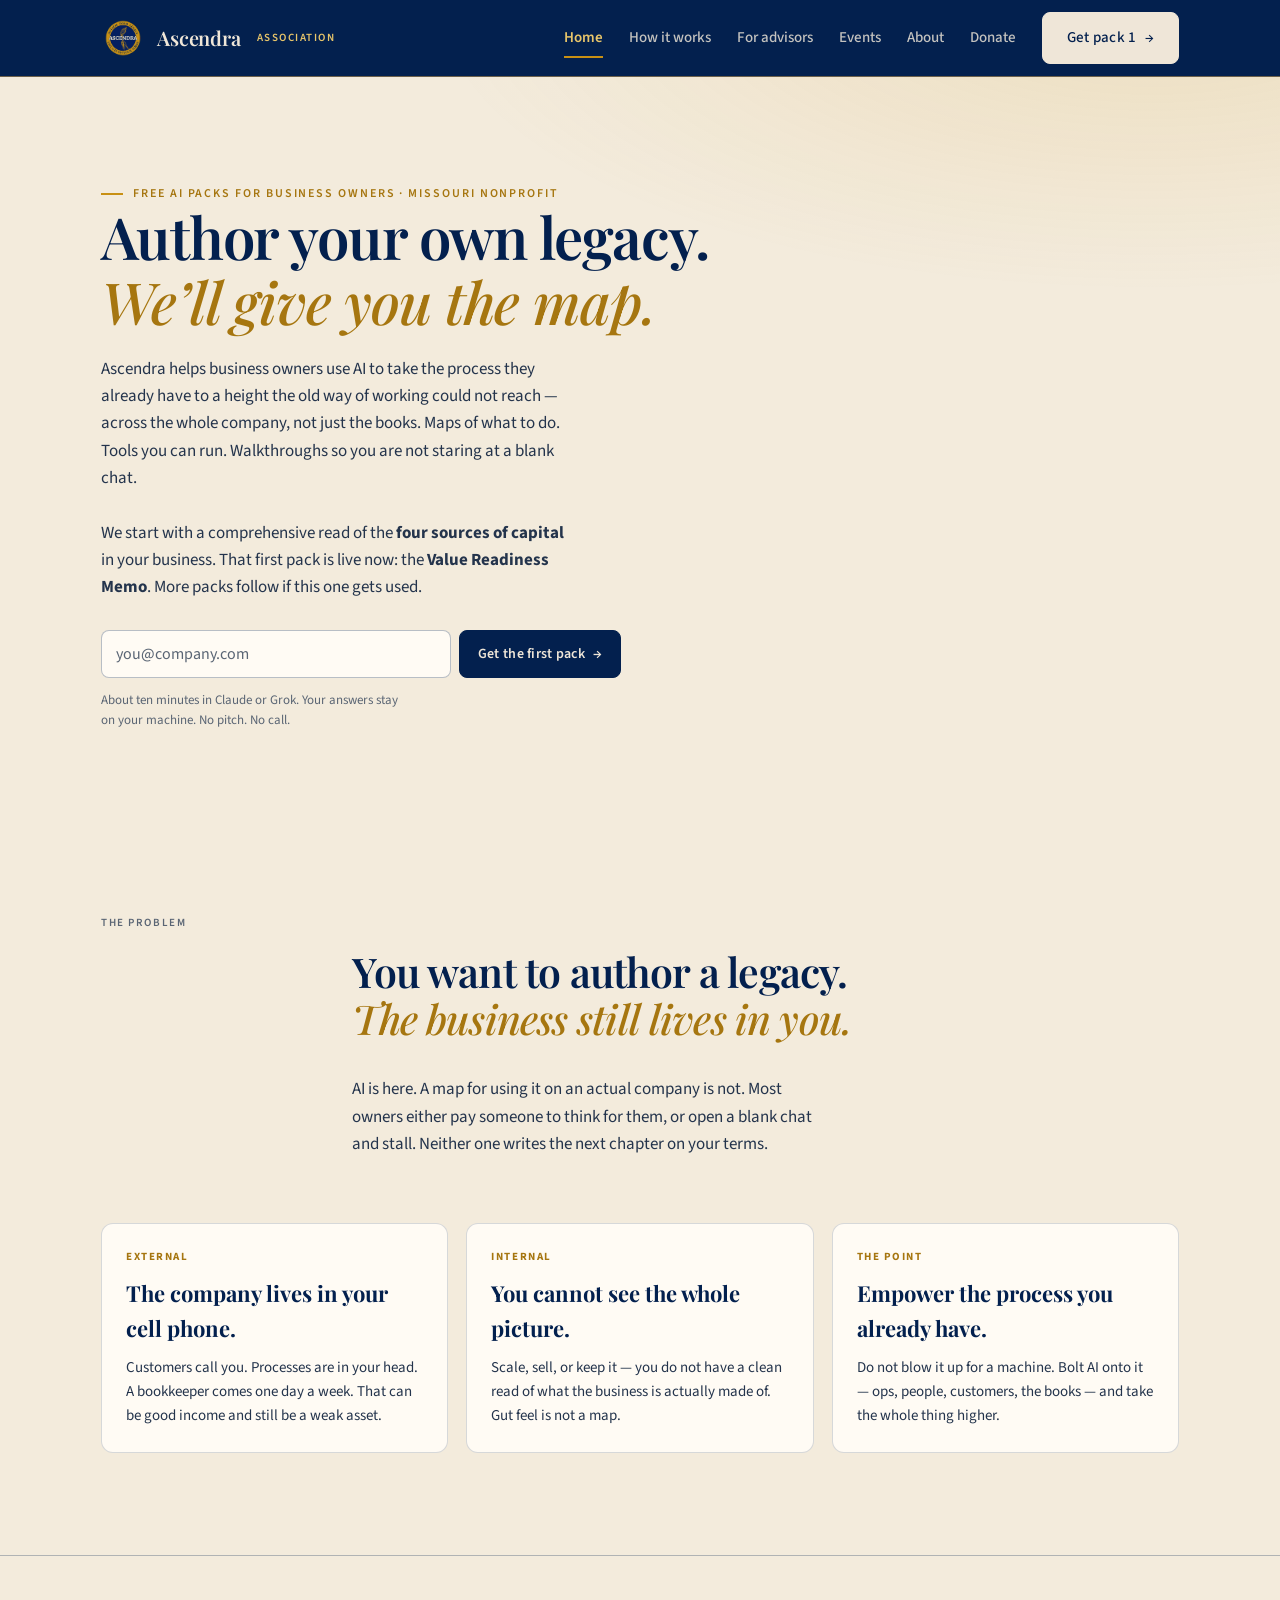
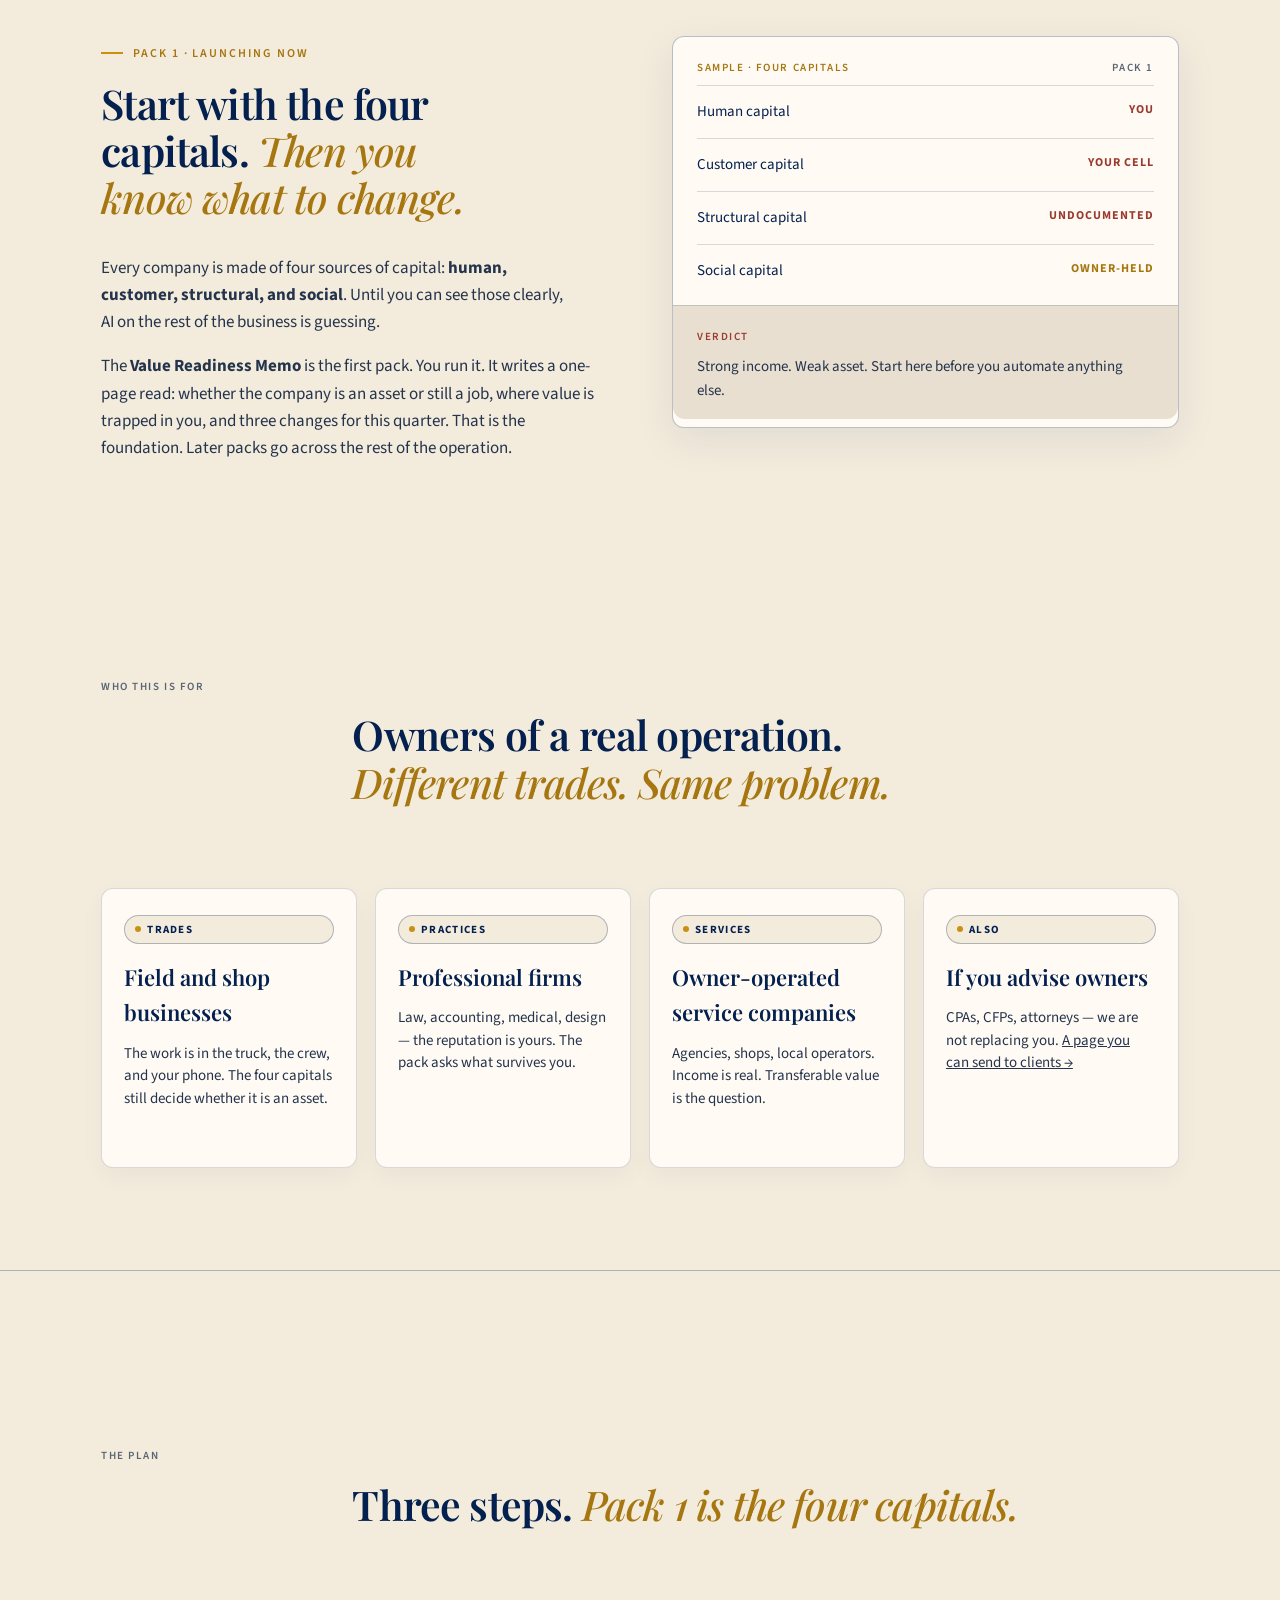
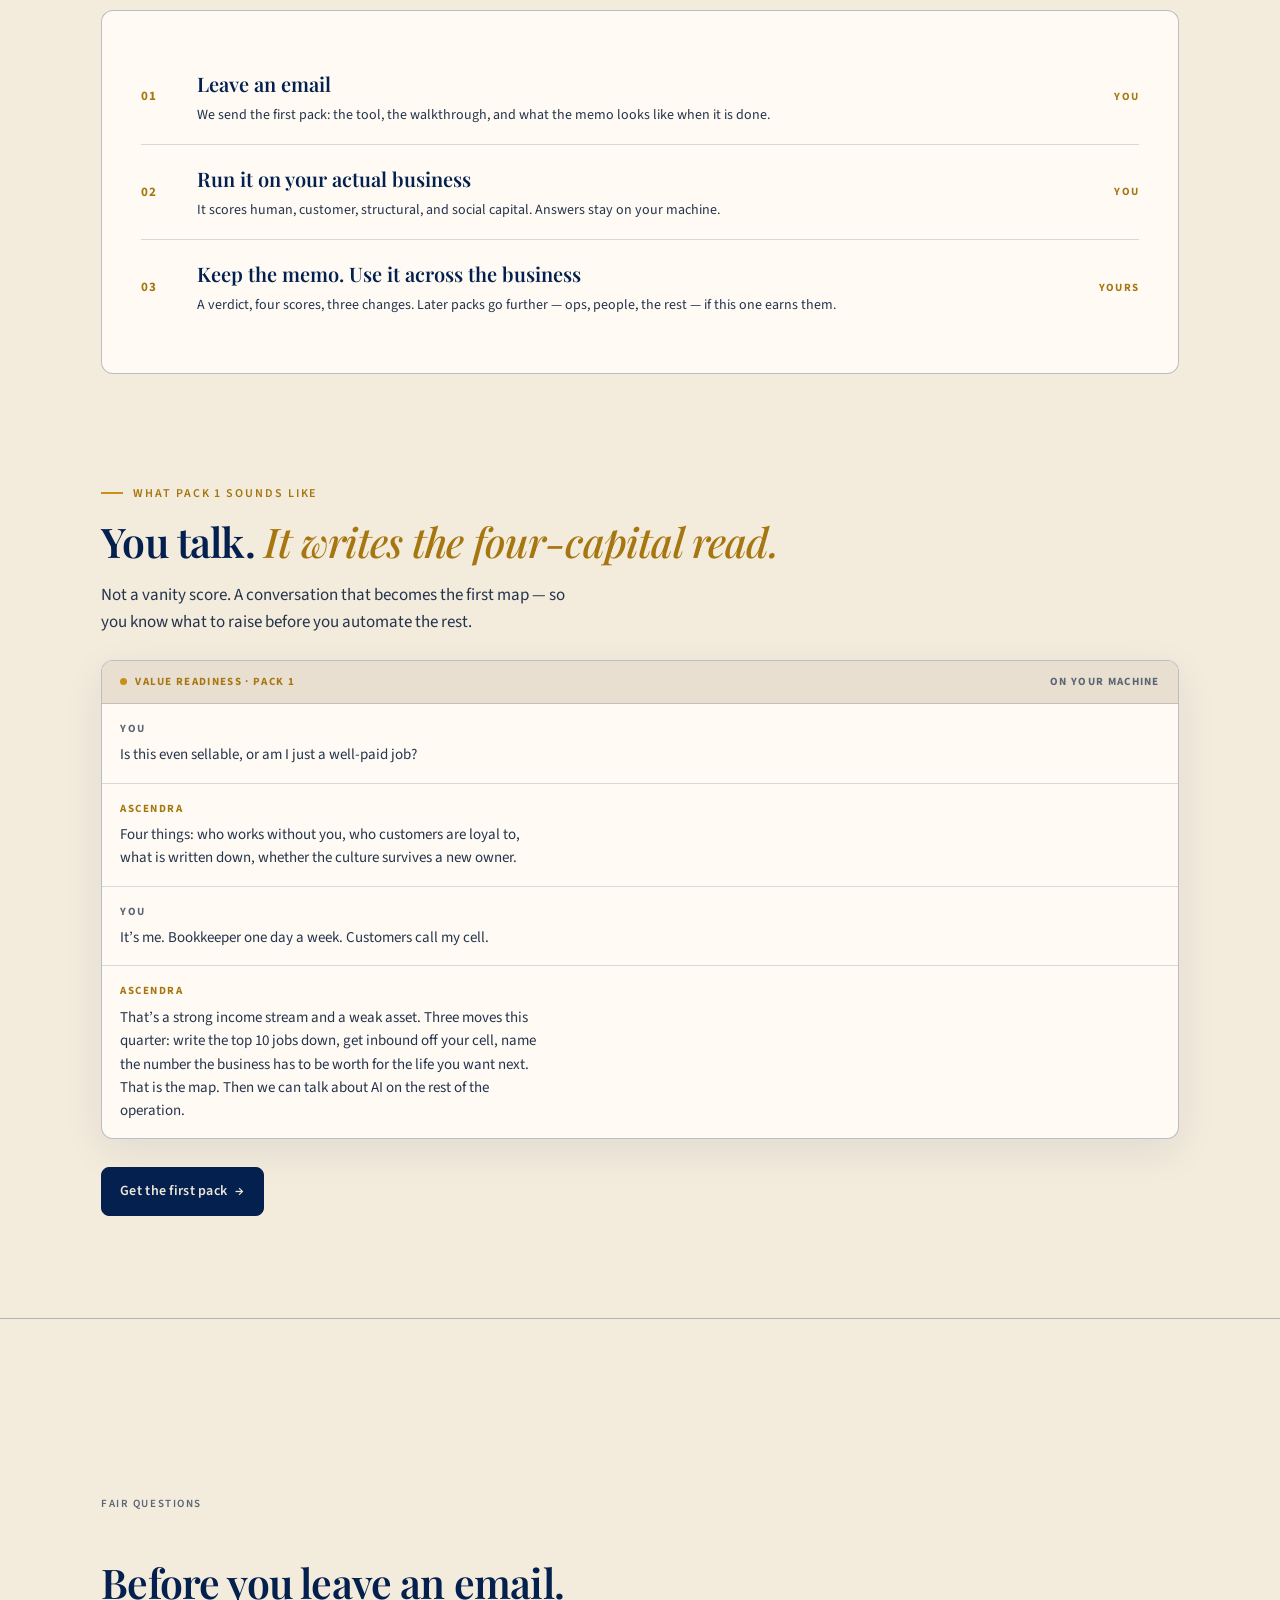
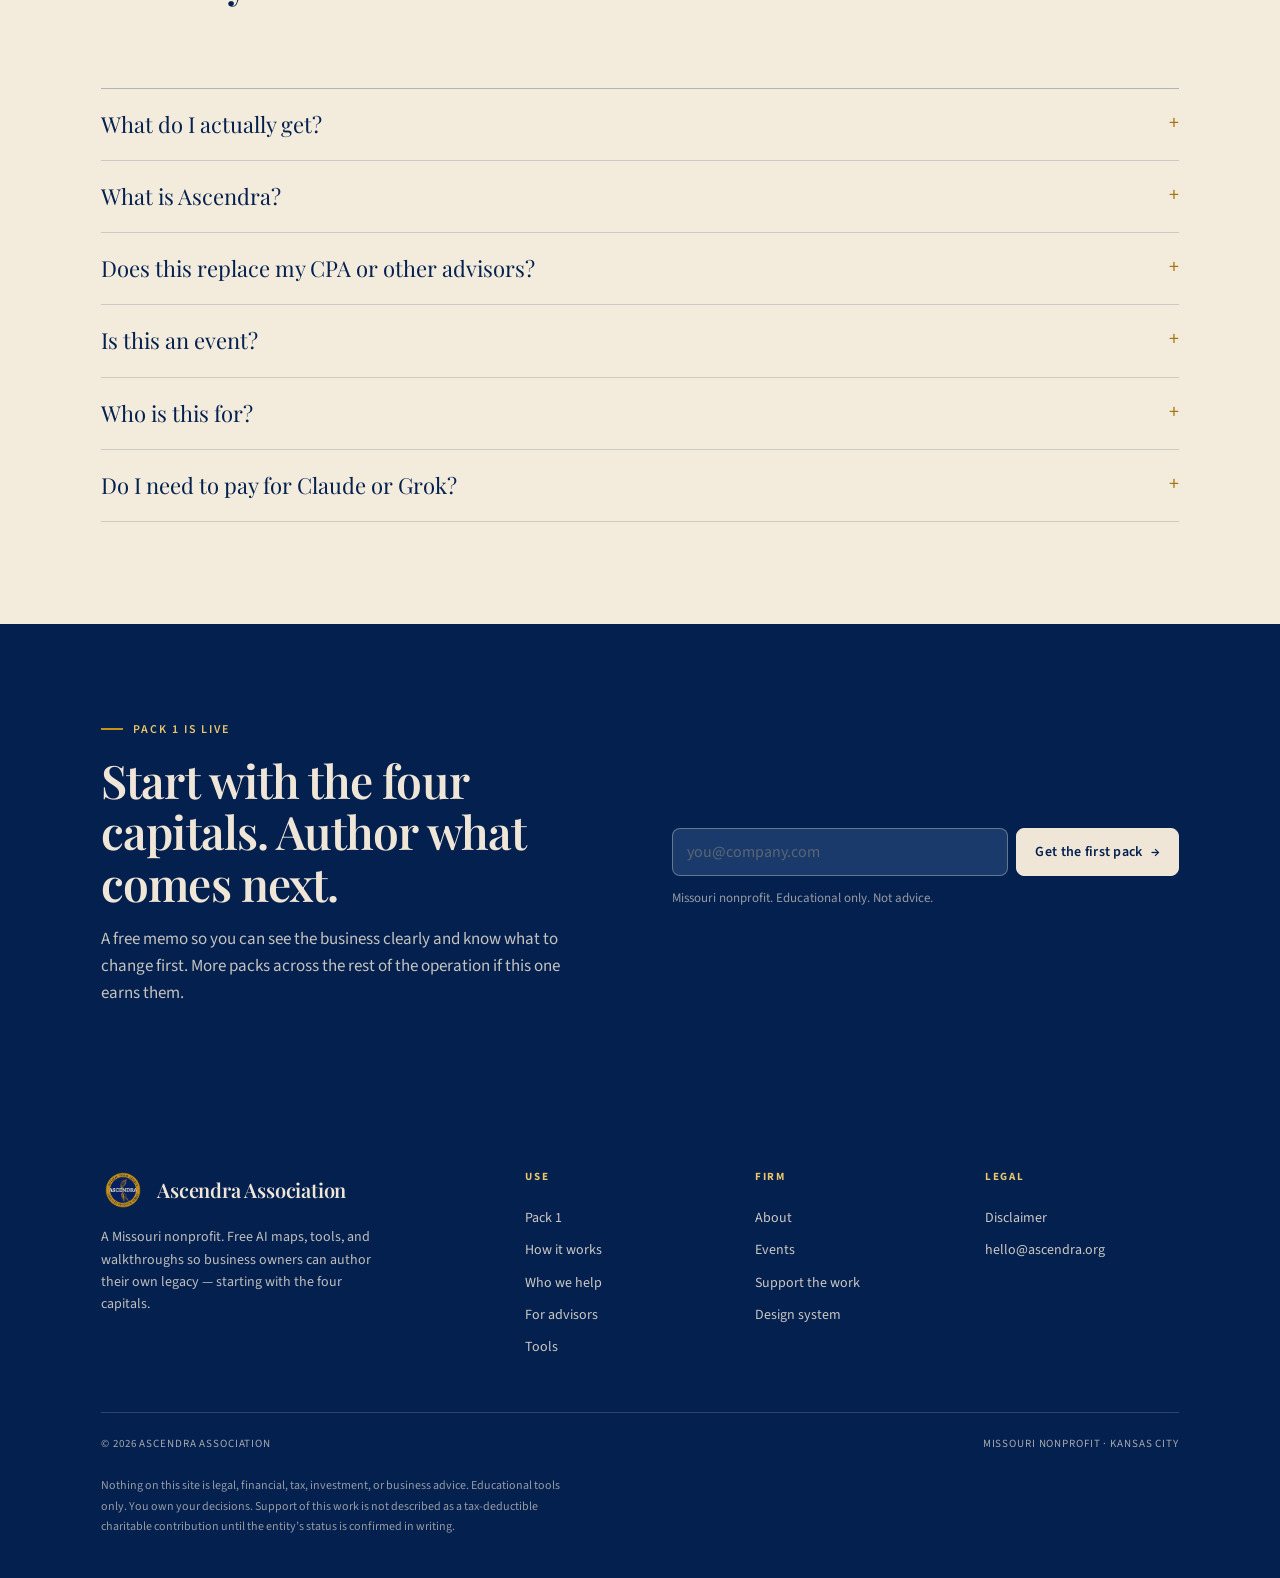
<file: index.html>
<!doctype html>
<html lang="en">
<head>
<meta charset="utf-8" />
<meta name="viewport" content="width=device-width,initial-scale=1" />
<title>Ascendra — Author your own legacy. We’ll give you the map.</title>
<meta name="description" content="A Missouri nonprofit. Free AI maps, tools, and walkthroughs so business owners can author their own legacy — starting with the four capitals in the business." />
<link rel="preconnect" href="https://fonts.googleapis.com" />
<link rel="preconnect" href="https://fonts.gstatic.com" crossorigin />
<link href="https://fonts.googleapis.com/css2?family=Playfair+Display:ital,wght@0,500;0,600;1,500&family=Source+Sans+3:wght@400;600;700&display=swap" rel="stylesheet" />
<link rel="stylesheet" href="assets/css/site.css" />
</head>
<body data-nav="home">

<div id="nav-mount"></div>

<header class="hero single" id="memo">
  <div class="wrap">
    <span class="eyebrow">Free AI packs for business owners · Missouri nonprofit</span>
    <h1 class="h-display">Author your own legacy. <em>We’ll give you the map.</em></h1>
    <p class="lead">Ascendra helps business owners use AI to take the process they already have to a height the old way of working could not reach — across the whole company, not just the books. Maps of what to do. Tools you can run. Walkthroughs so you are not staring at a blank chat.</p>
    <p class="lead">We start with a comprehensive read of the <strong>four sources of capital</strong> in your business. That first pack is live now: the <strong>Value Readiness Memo</strong>. More packs follow if this one gets used.</p>
    <form class="capture" data-capture>
      <input type="email" name="email" required placeholder="you@company.com" autocomplete="email" aria-label="Email" />
      <button class="cta primary" type="submit">Get the first pack <span class="arrow">→</span></button>
    </form>
    <p class="capture-note">About ten minutes in Claude or Grok. Your answers stay on your machine. No pitch. No call.</p>
  </div>
</header>

<section>
  <div class="wrap pad-b">
    <div class="sec-head">
      <span class="mono-sm">The problem</span>
      <div>
        <h2 class="h-section">You want to author a legacy. <em>The business still lives in you.</em></h2>
        <p class="lead" style="margin-top:18px">AI is here. A map for using it on an actual company is not. Most owners either pay someone to think for them, or open a blank chat and stall. Neither one writes the next chapter on your terms.</p>
      </div>
    </div>
    <div class="wf-problems">
      <article class="wf-card">
        <div class="k">External</div>
        <h3>The company lives in your cell phone.</h3>
        <p>Customers call you. Processes are in your head. A bookkeeper comes one day a week. That can be good income and still be a weak asset.</p>
      </article>
      <article class="wf-card">
        <div class="k">Internal</div>
        <h3>You cannot see the whole picture.</h3>
        <p>Scale, sell, or keep it — you do not have a clean read of what the business is actually made of. Gut feel is not a map.</p>
      </article>
      <article class="wf-card">
        <div class="k">The point</div>
        <h3>Empower the process you already have.</h3>
        <p>Do not blow it up for a machine. Bolt AI onto it — ops, people, customers, the books — and take the whole thing higher.</p>
      </article>
    </div>
  </div>
</section>

<section class="rule-strong">
  <div class="wrap pad-b" style="padding-top: clamp(48px, 7vw, 80px)">
    <div class="split">
      <div>
        <span class="eyebrow">Pack 1 · launching now</span>
        <h2 class="h-section" style="margin-top:16px">Start with the four capitals. <em>Then you know what to change.</em></h2>
        <p class="lead" style="margin-top:18px">Every company is made of four sources of capital: <strong>human, customer, structural, and social</strong>. Until you can see those clearly, AI on the rest of the business is guessing.</p>
        <p class="body" style="margin-top:16px">The <strong>Value Readiness Memo</strong> is the first pack. You run it. It writes a one-page read: whether the company is an asset or still a job, where value is trapped in you, and three changes for this quarter. That is the foundation. Later packs go across the rest of the operation.</p>
      </div>
      <aside class="scorecard" aria-label="Sample memo">
        <div class="head">
          <span class="mono-sm" style="color:var(--gold-deep)">Sample · four capitals</span>
          <span class="mono-sm">Pack 1</span>
        </div>
        <div class="score-row"><span class="k">Human capital</span><span class="v low">You</span></div>
        <div class="score-row"><span class="k">Customer capital</span><span class="v low">Your cell</span></div>
        <div class="score-row"><span class="k">Structural capital</span><span class="v low">Undocumented</span></div>
        <div class="score-row"><span class="k">Social capital</span><span class="v mid">Owner-held</span></div>
        <div class="score-verdict">
          <span class="mono-sm" style="color:var(--stop)">Verdict</span>
          <p>Strong income. Weak asset. Start here before you automate anything else.</p>
        </div>
      </aside>
    </div>
  </div>
</section>

<section id="who">
  <div class="wrap pad-b">
    <div class="sec-head">
      <span class="mono-sm">Who this is for</span>
      <div>
        <h2 class="h-section">Owners of a real operation. <em>Different trades. Same problem.</em></h2>
      </div>
    </div>
    <div class="pack-grid">
      <article class="pack">
        <span class="pill"><span class="dot"></span>Trades</span>
        <h3>Field and shop businesses</h3>
        <p>The work is in the truck, the crew, and your phone. The four capitals still decide whether it is an asset.</p>
      </article>
      <article class="pack">
        <span class="pill"><span class="dot"></span>Practices</span>
        <h3>Professional firms</h3>
        <p>Law, accounting, medical, design — the reputation is yours. The pack asks what survives you.</p>
      </article>
      <article class="pack">
        <span class="pill"><span class="dot"></span>Services</span>
        <h3>Owner-operated service companies</h3>
        <p>Agencies, shops, local operators. Income is real. Transferable value is the question.</p>
      </article>
      <article class="pack">
        <span class="pill"><span class="dot"></span>Also</span>
        <h3>If you advise owners</h3>
        <p>CPAs, CFPs, attorneys — we are not replacing you. <a href="advisors.html" style="text-decoration:underline">A page you can send to clients →</a></p>
      </article>
    </div>
  </div>
</section>

<section id="plan" class="rule-strong">
  <div class="wrap pad-b" style="padding-top: clamp(48px, 7vw, 80px)">
    <div class="sec-head">
      <span class="mono-sm">The plan</span>
      <div>
        <h2 class="h-section">Three steps. <em>Pack 1 is the four capitals.</em></h2>
      </div>
    </div>
    <div class="criteria">
      <div class="crit-row">
        <div class="n">01</div>
        <div class="t">Leave an email<small>We send the first pack: the tool, the walkthrough, and what the memo looks like when it is done.</small></div>
        <div class="v">You</div>
      </div>
      <div class="crit-row">
        <div class="n">02</div>
        <div class="t">Run it on your actual business<small>It scores human, customer, structural, and social capital. Answers stay on your machine.</small></div>
        <div class="v">You</div>
      </div>
      <div class="crit-row">
        <div class="n">03</div>
        <div class="t">Keep the memo. Use it across the business<small>A verdict, four scores, three changes. Later packs go further — ops, people, the rest — if this one earns them.</small></div>
        <div class="v">Yours</div>
      </div>
    </div>
  </div>
</section>

<section id="demo">
  <div class="wrap pad-b">
    <span class="eyebrow">What pack 1 sounds like</span>
    <h2 class="h-section" style="margin: 14px 0 12px">You talk. <em>It writes the four-capital read.</em></h2>
    <p class="lead" style="margin-bottom:24px">Not a vanity score. A conversation that becomes the first map — so you know what to raise before you automate the rest.</p>
    <div class="transcript">
      <div class="transcript-bar">
        <span class="live">Value readiness · pack 1</span>
        <span>On your machine</span>
      </div>
      <div class="t-row">
        <div class="t-who">You</div>
        <p>Is this even sellable, or am I just a well-paid job?</p>
      </div>
      <div class="t-row agent">
        <div class="t-who">Ascendra</div>
        <p>Four things: who works without you, who customers are loyal to, what is written down, whether the culture survives a new owner.</p>
      </div>
      <div class="t-row">
        <div class="t-who">You</div>
        <p>It’s me. Bookkeeper one day a week. Customers call my cell.</p>
      </div>
      <div class="t-row agent">
        <div class="t-who">Ascendra</div>
        <p>That’s a strong income stream and a weak asset. Three moves this quarter: write the top 10 jobs down, get inbound off your cell, name the number the business has to be worth for the life you want next. That is the map. Then we can talk about AI on the rest of the operation.</p>
      </div>
    </div>
    <div style="margin-top:28px">
      <a href="#memo" class="cta primary">Get the first pack <span class="arrow">→</span></a>
    </div>
  </div>
</section>

<section id="faq" class="rule-strong">
  <div class="wrap pad-b" style="padding-top: clamp(48px, 7vw, 80px)">
    <div class="sec-head stack">
      <span class="mono-sm">Fair questions</span>
      <h2 class="h-section">Before you leave an email.</h2>
    </div>
    <div class="faq">
      <details>
        <summary>What do I actually get?</summary>
        <p>Pack 1: a tool you paste into Claude or Grok, a walkthrough, and a one-page Value Readiness Memo — four capitals, asset vs. job, what is trapped in you, three changes. You keep the file. Later packs apply AI across more of the business if this one gets used.</p>
      </details>
      <details>
        <summary>What is Ascendra?</summary>
        <p>A Missouri nonprofit. We help business owners author their own legacy by giving away AI maps, tools, and walkthroughs — so the process you already have can go further. We start with the four capitals. We do not ask you to blow up the company for a machine.</p>
      </details>
      <details>
        <summary>Does this replace my CPA or other advisors?</summary>
        <p>No. Bolt it on. If you advise owners, there is a separate page you can send to clients.</p>
      </details>
      <details>
        <summary>Is this an event?</summary>
        <p>No. The product is the packs. Meetups still have a page if they earn a date.</p>
      </details>
      <details>
        <summary>Who is this for?</summary>
        <p>Owners of a real operation — trades, practices, services, product. If you are pre-revenue, this will feel like someone else’s problem.</p>
      </details>
      <details>
        <summary>Do I need to pay for Claude or Grok?</summary>
        <p>The pack runs in tools many owners already have. We are not selling you an AI subscription.</p>
      </details>
    </div>
  </div>
</section>

<section class="cta-band">
  <div class="wrap">
    <div class="split">
      <div>
        <span class="eyebrow" style="margin-bottom:16px">Pack 1 is live</span>
        <h2>Start with the four capitals. Author what comes next.</h2>
        <p class="lead" style="margin-top:16px">A free memo so you can see the business clearly and know what to change first. More packs across the rest of the operation if this one earns them.</p>
      </div>
      <div>
        <form class="capture" data-capture>
          <input type="email" name="email" required placeholder="you@company.com" autocomplete="email" aria-label="Email" />
          <button class="cta primary" type="submit">Get the first pack <span class="arrow">→</span></button>
        </form>
        <p class="capture-note">Missouri nonprofit. Educational only. Not advice.</p>
      </div>
    </div>
  </div>
</section>

<div id="foot-mount"></div>
<script src="assets/js/shell.js"></script>
</body>
</html>
</file>
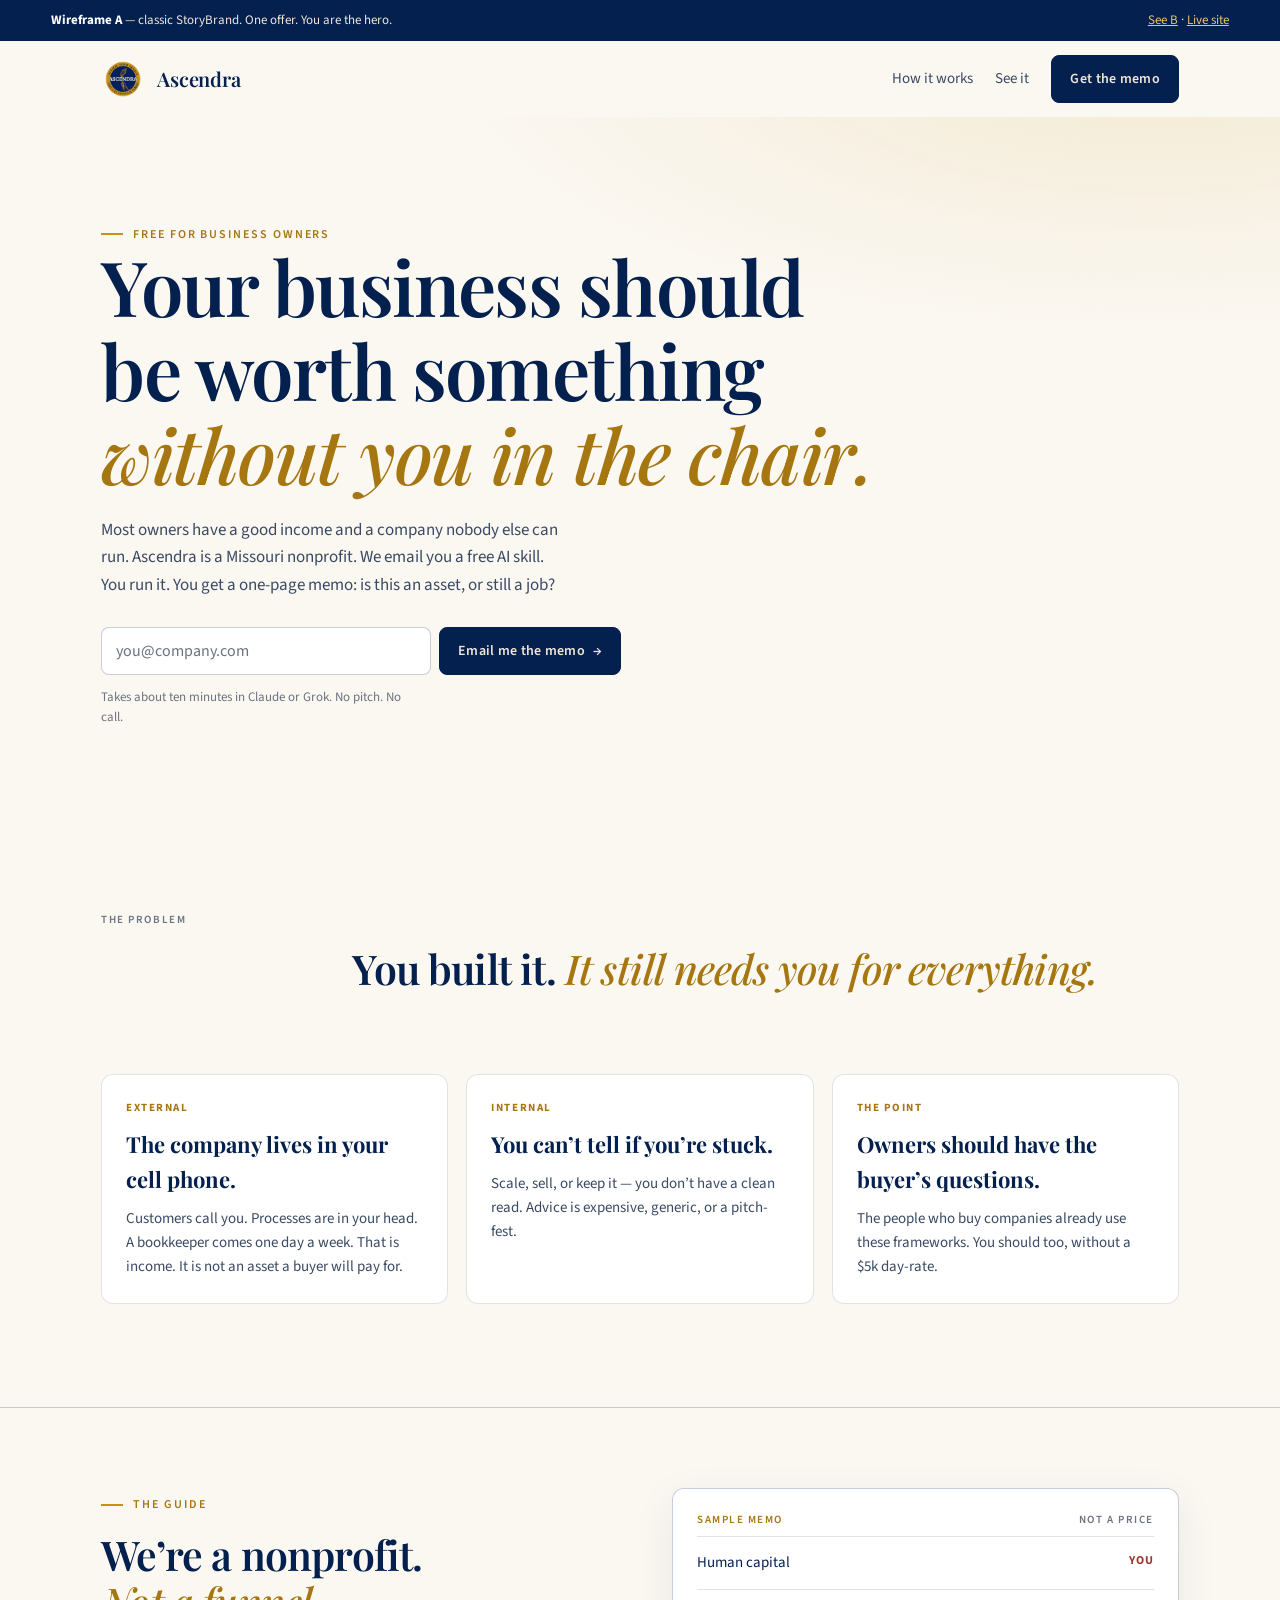
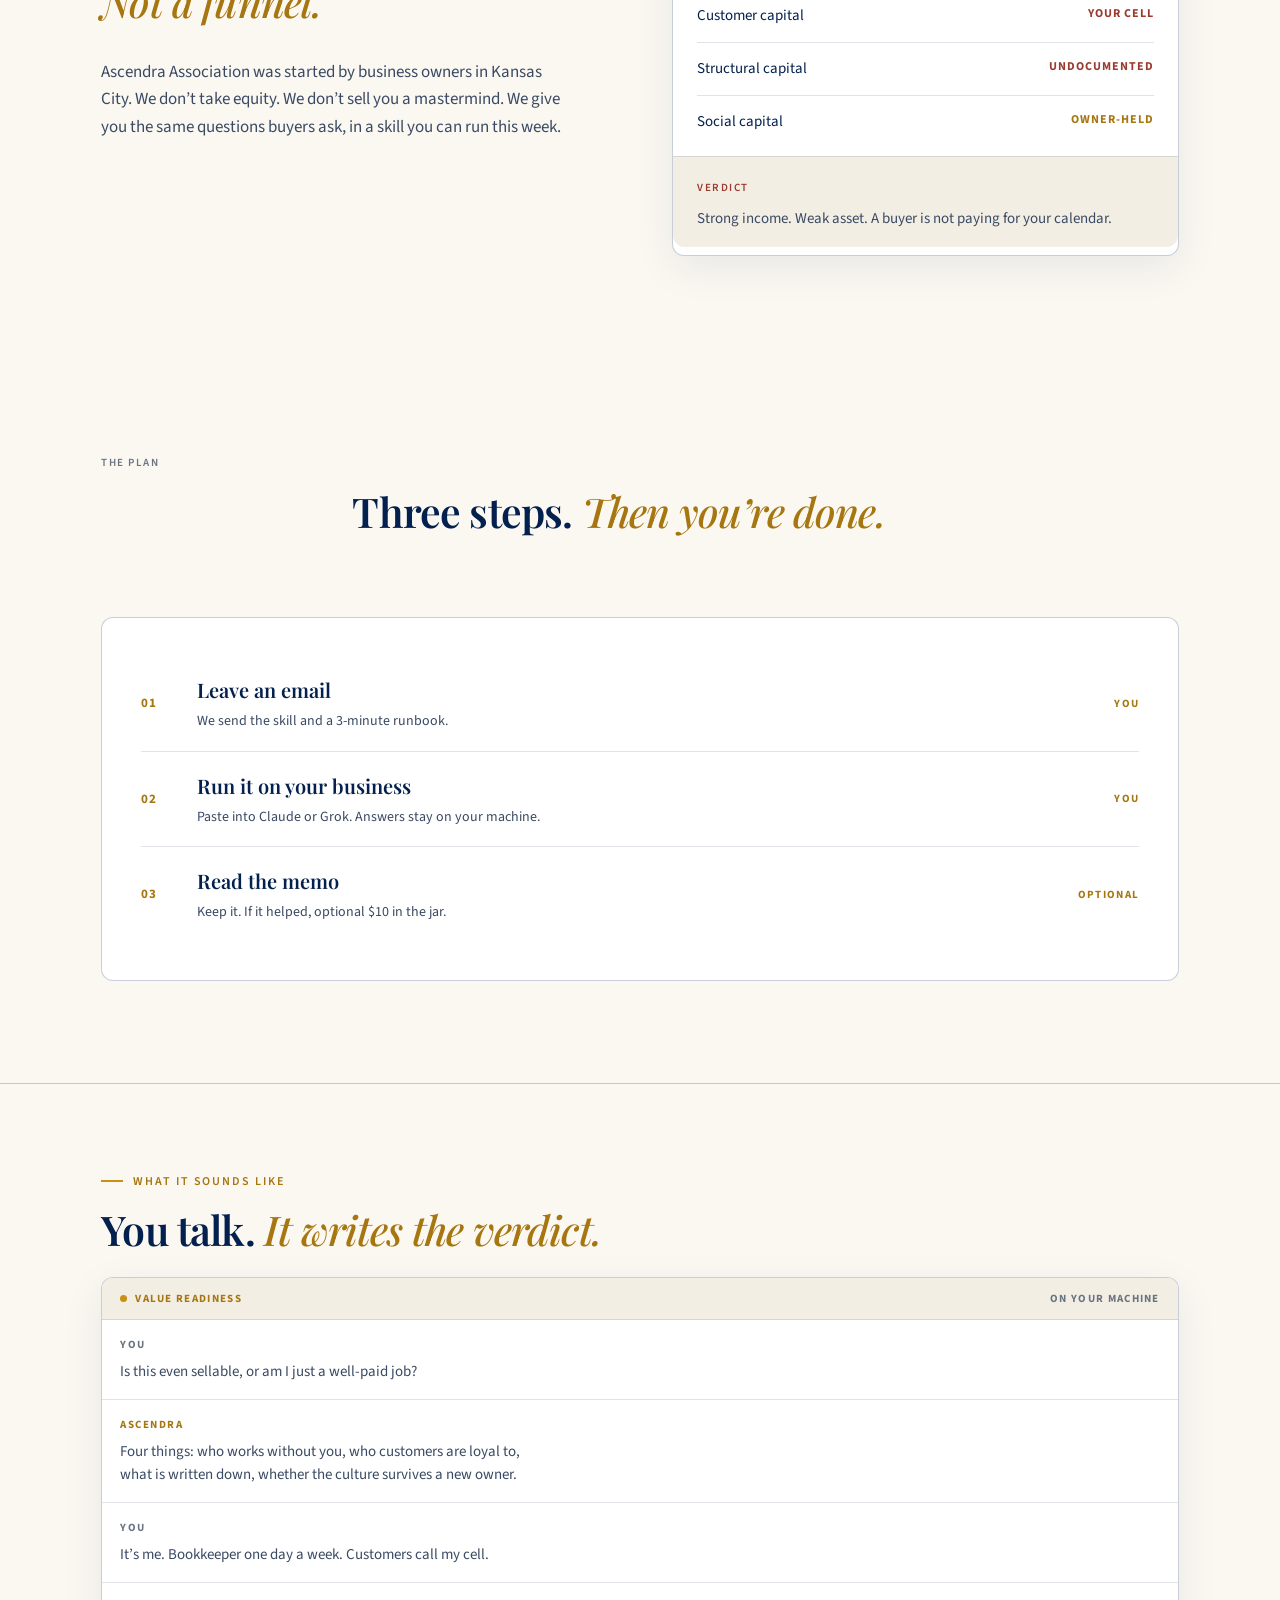
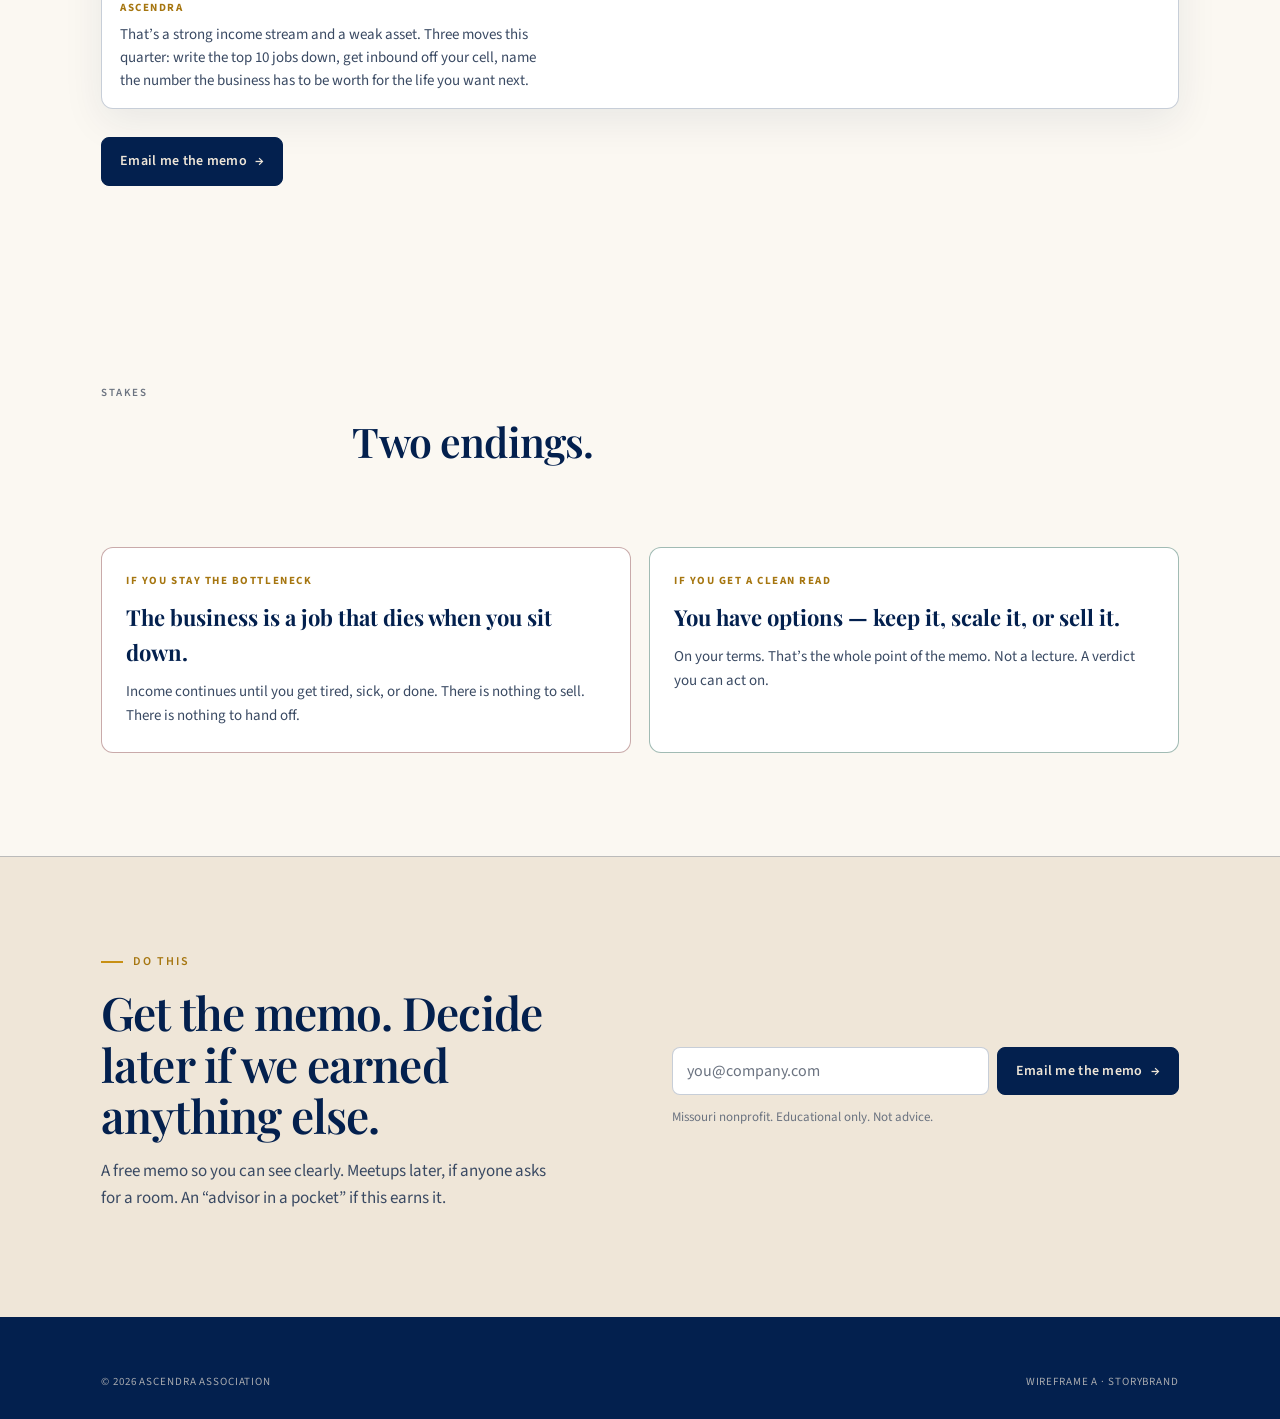
<file: wireframes/a/index.html>
<!doctype html>
<html lang="en">
<head>
<meta charset="utf-8" />
<meta name="viewport" content="width=device-width,initial-scale=1" />
<title>Wireframe A — Ascendra (StoryBrand)</title>
<meta name="description" content="A free one-page memo that tells you if your business is an asset — or still a job." />
<link rel="preconnect" href="https://fonts.googleapis.com" />
<link rel="preconnect" href="https://fonts.gstatic.com" crossorigin />
<link href="https://fonts.googleapis.com/css2?family=Playfair+Display:ital,wght@0,600;1,500&family=Source+Sans+3:wght@400;600;700&display=swap" rel="stylesheet" />
<link rel="stylesheet" href="assets/css/site.css" />
<link rel="stylesheet" href="assets/css/wireframes.css" />
</head>
<body>
<div class="wf-banner">
  <span><strong>Wireframe A</strong> — classic StoryBrand. One offer. You are the hero.</span>
  <span><a href="http://127.0.0.1:4175/">See B</a> · <a href="http://127.0.0.1:4173/">Live site</a></span>
</div>

<nav>
  <div class="wf-nav">
    <a class="brand" href="index.html">
      <img src="assets/img/logo.png" width="44" height="44" alt="" />
      <strong>Ascendra</strong>
    </a>
    <div class="links">
      <a href="#plan">How it works</a>
      <a href="#demo">See it</a>
      <a href="#memo" class="cta primary">Get the memo</a>
    </div>
  </div>
</nav>

<header class="hero single" id="memo">
  <div class="wrap">
    <span class="eyebrow">Free for business owners</span>
    <h1 class="h-display">Your business should be worth something <em>without you in the chair.</em></h1>
    <p class="lead">Most owners have a good income and a company nobody else can run. Ascendra is a Missouri nonprofit. We email you a free AI skill. You run it. You get a one-page memo: is this an asset, or still a job?</p>
    <form class="capture" data-capture>
      <input type="email" name="email" required placeholder="you@company.com" autocomplete="email" aria-label="Email" />
      <button class="cta primary" type="submit">Email me the memo <span class="arrow">→</span></button>
    </form>
    <p class="capture-note">Takes about ten minutes in Claude or Grok. No pitch. No call.</p>
  </div>
</header>

<section>
  <div class="wrap pad-b">
    <div class="sec-head">
      <span class="mono-sm">The problem</span>
      <div>
        <h2 class="h-section">You built it. <em>It still needs you for everything.</em></h2>
      </div>
    </div>
    <div class="wf-problems">
      <article class="wf-card">
        <div class="k">External</div>
        <h3>The company lives in your cell phone.</h3>
        <p>Customers call you. Processes are in your head. A bookkeeper comes one day a week. That is income. It is not an asset a buyer will pay for.</p>
      </article>
      <article class="wf-card">
        <div class="k">Internal</div>
        <h3>You can’t tell if you’re stuck.</h3>
        <p>Scale, sell, or keep it — you don’t have a clean read. Advice is expensive, generic, or a pitch-fest.</p>
      </article>
      <article class="wf-card">
        <div class="k">The point</div>
        <h3>Owners should have the buyer’s questions.</h3>
        <p>The people who buy companies already use these frameworks. You should too, without a $5k day-rate.</p>
      </article>
    </div>
  </div>
</section>

<section class="rule-strong">
  <div class="wrap pad-b" style="padding-top: clamp(48px, 7vw, 80px)">
    <div class="split">
      <div>
        <span class="eyebrow">The guide</span>
        <h2 class="h-section" style="margin-top:16px">We’re a nonprofit. <em>Not a funnel.</em></h2>
        <p class="lead" style="margin-top:18px">Ascendra Association was started by business owners in Kansas City. We don’t take equity. We don’t sell you a mastermind. We give you the same questions buyers ask, in a skill you can run this week.</p>
      </div>
      <aside class="scorecard" aria-label="Sample memo">
        <div class="head">
          <span class="mono-sm" style="color:var(--gold-deep)">Sample memo</span>
          <span class="mono-sm">Not a price</span>
        </div>
        <div class="score-row"><span class="k">Human capital</span><span class="v low">You</span></div>
        <div class="score-row"><span class="k">Customer capital</span><span class="v low">Your cell</span></div>
        <div class="score-row"><span class="k">Structural capital</span><span class="v low">Undocumented</span></div>
        <div class="score-row"><span class="k">Social capital</span><span class="v mid">Owner-held</span></div>
        <div class="score-verdict">
          <span class="mono-sm" style="color:var(--stop)">Verdict</span>
          <p>Strong income. Weak asset. A buyer is not paying for your calendar.</p>
        </div>
      </aside>
    </div>
  </div>
</section>

<section id="plan">
  <div class="wrap pad-b">
    <div class="sec-head">
      <span class="mono-sm">The plan</span>
      <div>
        <h2 class="h-section">Three steps. <em>Then you’re done.</em></h2>
      </div>
    </div>
    <div class="criteria">
      <div class="crit-row">
        <div class="n">01</div>
        <div class="t">Leave an email<small>We send the skill and a 3-minute runbook.</small></div>
        <div class="v">You</div>
      </div>
      <div class="crit-row">
        <div class="n">02</div>
        <div class="t">Run it on your business<small>Paste into Claude or Grok. Answers stay on your machine.</small></div>
        <div class="v">You</div>
      </div>
      <div class="crit-row">
        <div class="n">03</div>
        <div class="t">Read the memo<small>Keep it. If it helped, optional $10 in the jar.</small></div>
        <div class="v">Optional</div>
      </div>
    </div>
  </div>
</section>

<section id="demo" class="rule-strong">
  <div class="wrap pad-b" style="padding-top: clamp(48px, 7vw, 80px)">
    <span class="eyebrow">What it sounds like</span>
    <h2 class="h-section" style="margin: 14px 0 24px">You talk. <em>It writes the verdict.</em></h2>
    <div class="transcript">
      <div class="transcript-bar">
        <span class="live">Value readiness</span>
        <span>On your machine</span>
      </div>
      <div class="t-row">
        <div class="t-who">You</div>
        <p>Is this even sellable, or am I just a well-paid job?</p>
      </div>
      <div class="t-row agent">
        <div class="t-who">Ascendra</div>
        <p>Four things: who works without you, who customers are loyal to, what is written down, whether the culture survives a new owner.</p>
      </div>
      <div class="t-row">
        <div class="t-who">You</div>
        <p>It’s me. Bookkeeper one day a week. Customers call my cell.</p>
      </div>
      <div class="t-row agent">
        <div class="t-who">Ascendra</div>
        <p>That’s a strong income stream and a weak asset. Three moves this quarter: write the top 10 jobs down, get inbound off your cell, name the number the business has to be worth for the life you want next.</p>
      </div>
    </div>
    <div style="margin-top:28px">
      <a href="#memo" class="cta primary">Email me the memo <span class="arrow">→</span></a>
    </div>
  </div>
</section>

<section>
  <div class="wrap pad-b">
    <div class="sec-head">
      <span class="mono-sm">Stakes</span>
      <div>
        <h2 class="h-section">Two endings.</h2>
      </div>
    </div>
    <div class="wf-stakes">
      <article class="wf-card fail">
        <div class="k">If you stay the bottleneck</div>
        <h3>The business is a job that dies when you sit down.</h3>
        <p>Income continues until you get tired, sick, or done. There is nothing to sell. There is nothing to hand off.</p>
      </article>
      <article class="wf-card win">
        <div class="k">If you get a clean read</div>
        <h3>You have options — keep it, scale it, or sell it.</h3>
        <p>On your terms. That’s the whole point of the memo. Not a lecture. A verdict you can act on.</p>
      </article>
    </div>
  </div>
</section>

<section class="cta-band">
  <div class="wrap">
    <div class="split">
      <div>
        <span class="eyebrow" style="margin-bottom:16px">Do this</span>
        <h2>Get the memo. Decide later if we earned anything else.</h2>
        <p class="lead" style="margin-top:16px">A free memo so you can see clearly. Meetups later, if anyone asks for a room. An “advisor in a pocket” if this earns it.</p>
      </div>
      <div>
        <form class="capture" data-capture>
          <input type="email" name="email" required placeholder="you@company.com" autocomplete="email" aria-label="Email" />
          <button class="cta primary" type="submit">Email me the memo <span class="arrow">→</span></button>
        </form>
        <p class="capture-note">Missouri nonprofit. Educational only. Not advice.</p>
      </div>
    </div>
  </div>
</section>

<footer>
  <div class="wrap">
    <div class="foot-legal" style="border:0;padding-top:0">
      <span>© 2026 Ascendra Association</span>
      <span>Wireframe A · StoryBrand</span>
    </div>
  </div>
</footer>
<script src="assets/js/site.js"></script>
</body>
</html>
</file>
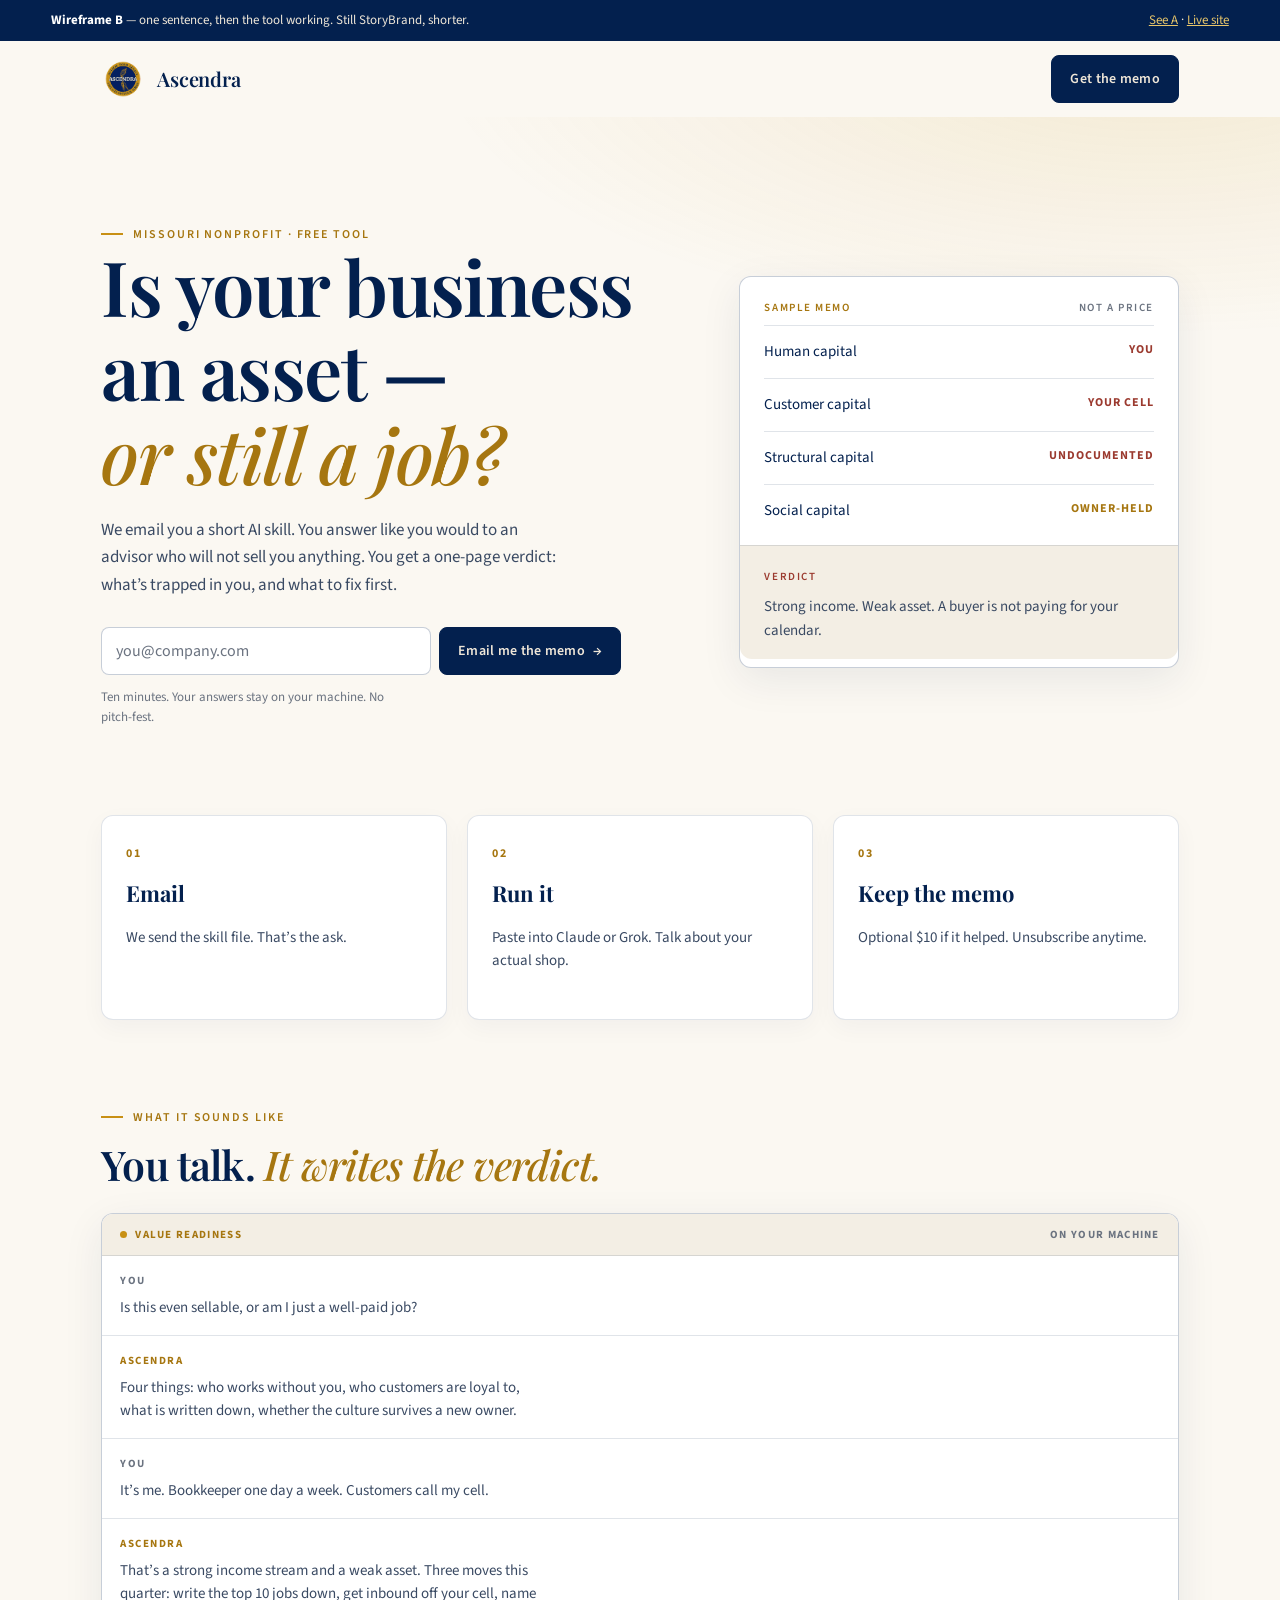
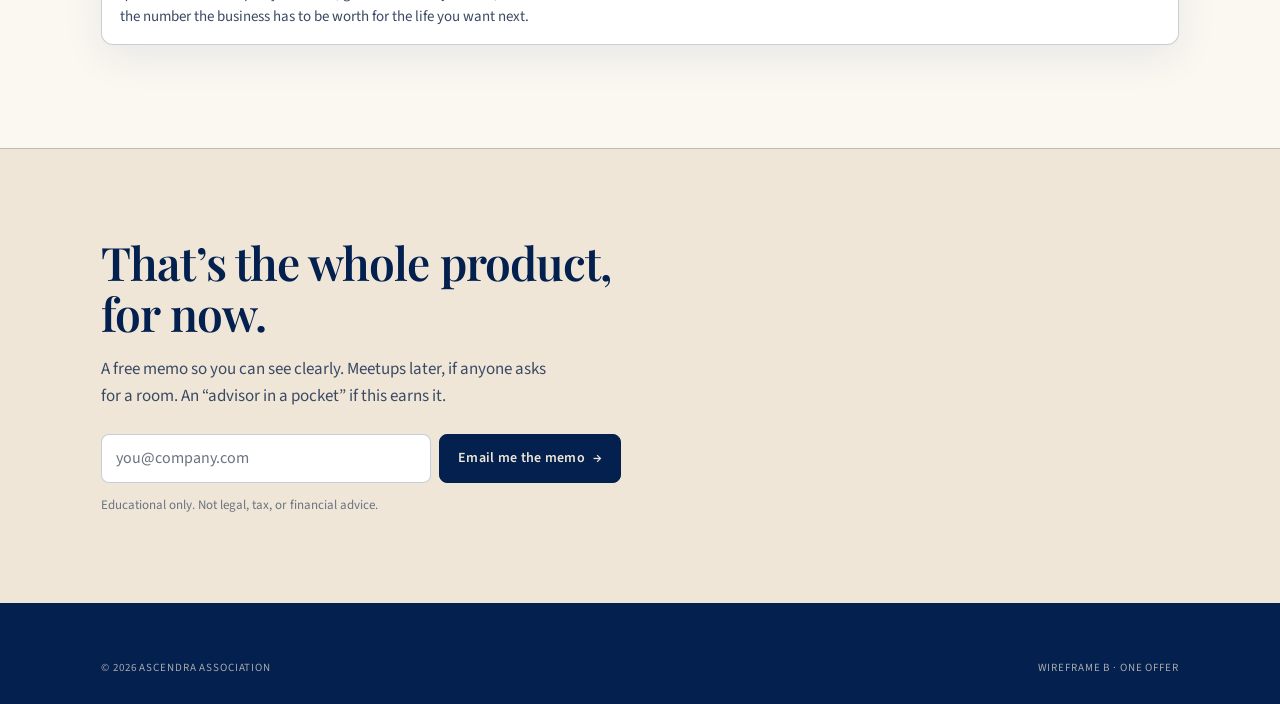
<file: wireframes/b/index.html>
<!doctype html>
<html lang="en">
<head>
<meta charset="utf-8" />
<meta name="viewport" content="width=device-width,initial-scale=1" />
<title>Wireframe B — Ascendra (one offer)</title>
<meta name="description" content="Find out if your business is an asset or still a job. Free one-page memo." />
<link rel="preconnect" href="https://fonts.googleapis.com" />
<link rel="preconnect" href="https://fonts.gstatic.com" crossorigin />
<link href="https://fonts.googleapis.com/css2?family=Playfair+Display:ital,wght@0,600;1,500&family=Source+Sans+3:wght@400;600;700&display=swap" rel="stylesheet" />
<link rel="stylesheet" href="assets/css/site.css" />
<link rel="stylesheet" href="assets/css/wireframes.css" />
</head>
<body>
<div class="wf-banner">
  <span><strong>Wireframe B</strong> — one sentence, then the tool working. Still StoryBrand, shorter.</span>
  <span><a href="http://127.0.0.1:4174/">See A</a> · <a href="http://127.0.0.1:4173/">Live site</a></span>
</div>

<nav>
  <div class="wf-nav">
    <a class="brand" href="index.html">
      <img src="assets/img/logo.png" width="44" height="44" alt="" />
      <strong>Ascendra</strong>
    </a>
    <a href="#memo" class="cta primary">Get the memo</a>
  </div>
</nav>

<header class="hero" id="memo">
  <div class="wrap">
    <div class="hero-inner">
      <div>
        <span class="eyebrow">Missouri nonprofit · free tool</span>
        <h1 class="h-display">Is your business an asset — <em>or still a job?</em></h1>
        <p class="lead">We email you a short AI skill. You answer like you would to an advisor who will not sell you anything. You get a one-page verdict: what’s trapped in you, and what to fix first.</p>
        <form class="capture" data-capture>
          <input type="email" name="email" required placeholder="you@company.com" autocomplete="email" aria-label="Email" />
          <button class="cta primary" type="submit">Email me the memo <span class="arrow">→</span></button>
        </form>
        <p class="capture-note">Ten minutes. Your answers stay on your machine. No pitch-fest.</p>
      </div>
      <aside class="scorecard" aria-label="Sample memo">
        <div class="head">
          <span class="mono-sm" style="color:var(--gold-deep)">Sample memo</span>
          <span class="mono-sm">Not a price</span>
        </div>
        <div class="score-row"><span class="k">Human capital</span><span class="v low">You</span></div>
        <div class="score-row"><span class="k">Customer capital</span><span class="v low">Your cell</span></div>
        <div class="score-row"><span class="k">Structural capital</span><span class="v low">Undocumented</span></div>
        <div class="score-row"><span class="k">Social capital</span><span class="v mid">Owner-held</span></div>
        <div class="score-verdict">
          <span class="mono-sm" style="color:var(--stop)">Verdict</span>
          <p>Strong income. Weak asset. A buyer is not paying for your calendar.</p>
        </div>
      </aside>
    </div>
  </div>
</header>

<section>
  <div class="wrap">
    <div class="journey">
      <div class="j-step">
        <div class="j-num">01</div>
        <h3 class="j-title">Email</h3>
        <p class="j-body">We send the skill file. That’s the ask.</p>
      </div>
      <div class="j-step">
        <div class="j-num">02</div>
        <h3 class="j-title">Run it</h3>
        <p class="j-body">Paste into Claude or Grok. Talk about your actual shop.</p>
      </div>
      <div class="j-step">
        <div class="j-num">03</div>
        <h3 class="j-title">Keep the memo</h3>
        <p class="j-body">Optional $10 if it helped. Unsubscribe anytime.</p>
      </div>
    </div>
  </div>
</section>

<section>
  <div class="wrap pad-b" style="padding-top: clamp(48px, 7vw, 80px)">
    <span class="eyebrow">What it sounds like</span>
    <h2 class="h-section" style="margin: 14px 0 24px">You talk. <em>It writes the verdict.</em></h2>
    <div class="transcript">
      <div class="transcript-bar">
        <span class="live">Value readiness</span>
        <span>On your machine</span>
      </div>
      <div class="t-row">
        <div class="t-who">You</div>
        <p>Is this even sellable, or am I just a well-paid job?</p>
      </div>
      <div class="t-row agent">
        <div class="t-who">Ascendra</div>
        <p>Four things: who works without you, who customers are loyal to, what is written down, whether the culture survives a new owner.</p>
      </div>
      <div class="t-row">
        <div class="t-who">You</div>
        <p>It’s me. Bookkeeper one day a week. Customers call my cell.</p>
      </div>
      <div class="t-row agent">
        <div class="t-who">Ascendra</div>
        <p>That’s a strong income stream and a weak asset. Three moves this quarter: write the top 10 jobs down, get inbound off your cell, name the number the business has to be worth for the life you want next.</p>
      </div>
    </div>
  </div>
</section>

<section class="cta-band">
  <div class="wrap">
    <h2 style="max-width:18ch">That’s the whole product, for now.</h2>
    <p class="lead" style="margin: 16px 0 24px">A free memo so you can see clearly. Meetups later, if anyone asks for a room. An “advisor in a pocket” if this earns it.</p>
    <form class="capture" data-capture>
      <input type="email" name="email" required placeholder="you@company.com" autocomplete="email" aria-label="Email" />
      <button class="cta primary" type="submit">Email me the memo <span class="arrow">→</span></button>
    </form>
    <p class="capture-note">Educational only. Not legal, tax, or financial advice.</p>
  </div>
</section>

<footer>
  <div class="wrap">
    <div class="foot-legal" style="border:0;padding-top:0">
      <span>© 2026 Ascendra Association</span>
      <span>Wireframe B · one offer</span>
    </div>
  </div>
</footer>
<script src="assets/js/site.js"></script>
</body>
</html>
</file>
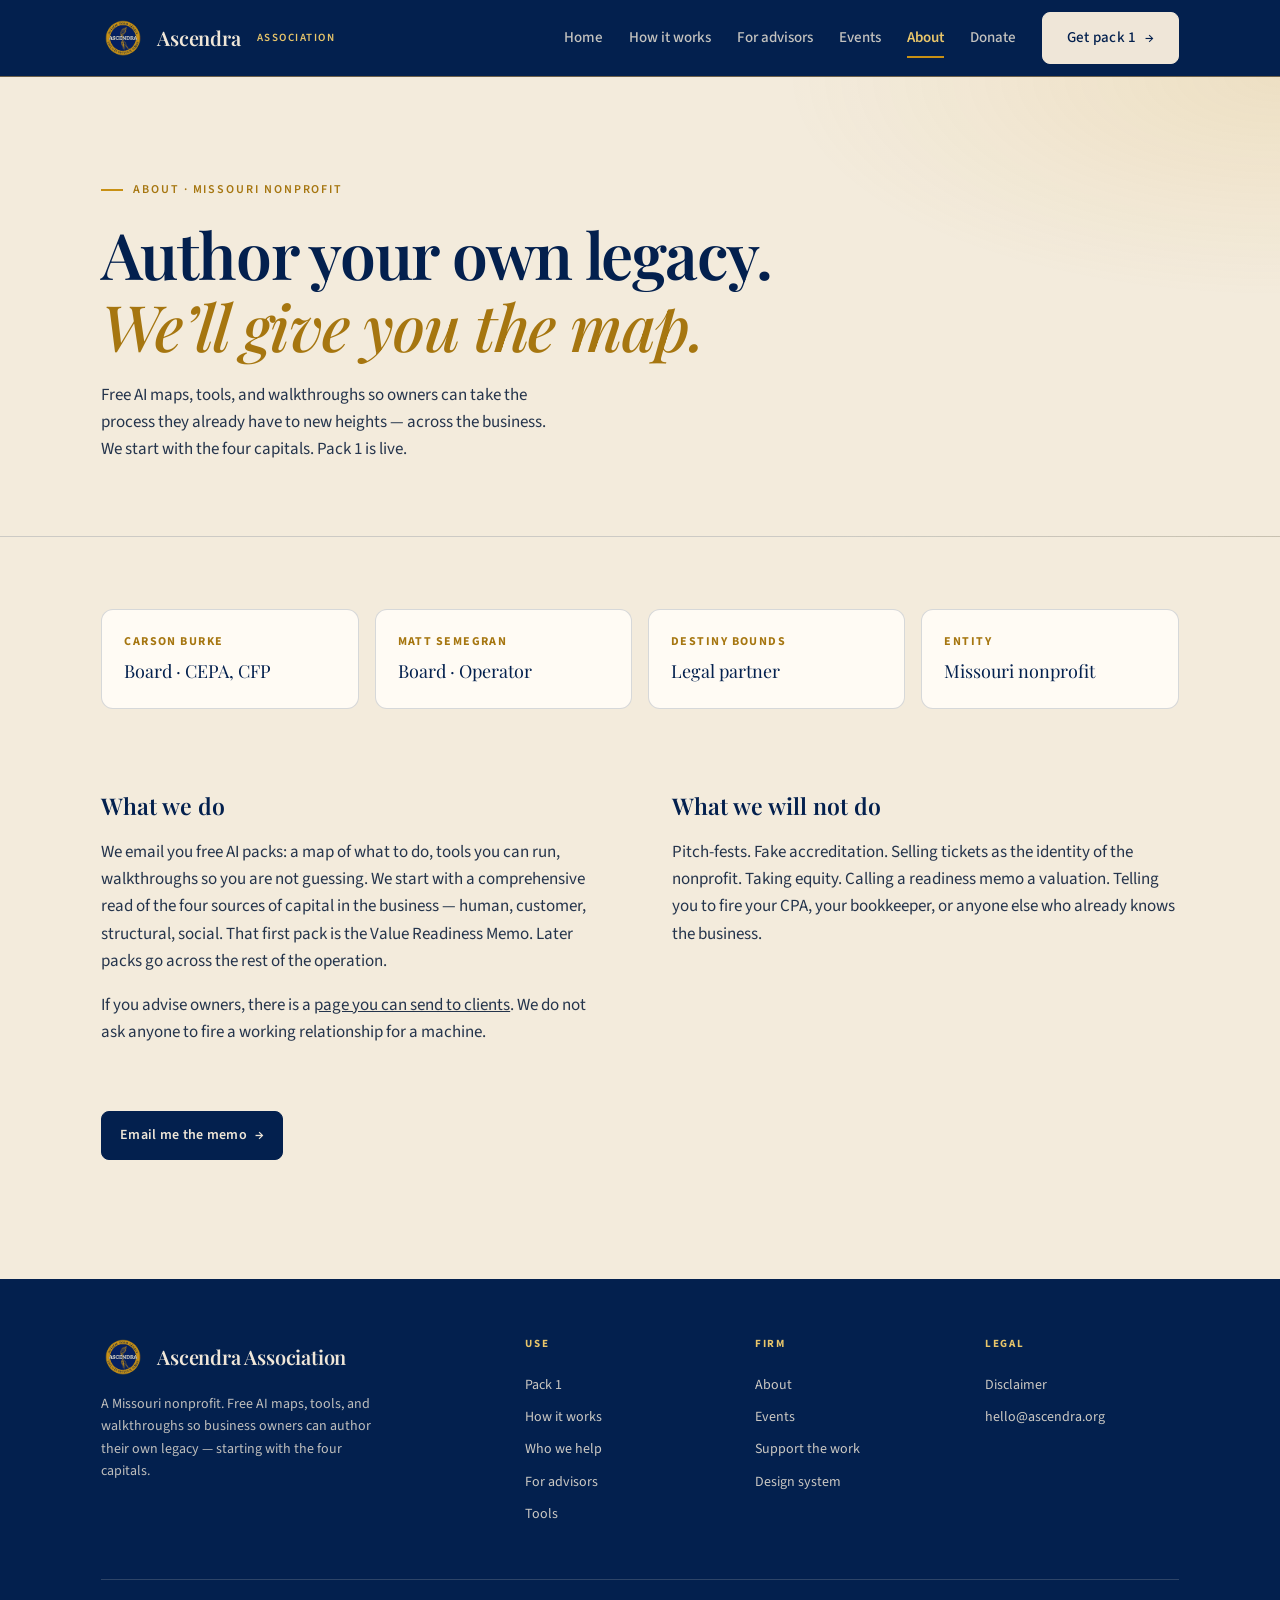
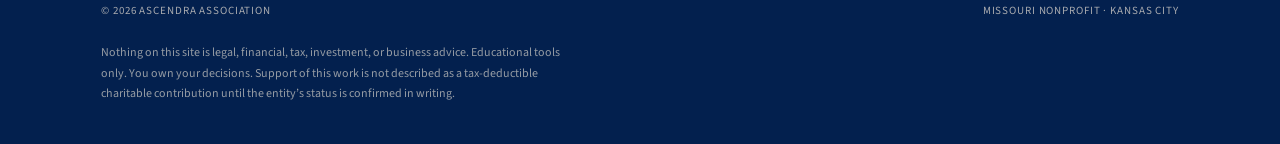
<file: about.html>
<!doctype html>
<html lang="en">
<head>
<meta charset="utf-8" />
<meta name="viewport" content="width=device-width,initial-scale=1" />
<title>About — Ascendra</title>
<meta name="description" content="Ascendra Association is a Missouri nonprofit. We give business owners a free skill that diagnoses the company and outlines the changes it needs." />
<link rel="preconnect" href="https://fonts.googleapis.com" />
<link rel="preconnect" href="https://fonts.gstatic.com" crossorigin />
<link href="https://fonts.googleapis.com/css2?family=Playfair+Display:ital,wght@0,500;0,600;1,500&family=Source+Sans+3:wght@400;600;700&display=swap" rel="stylesheet" />
<link rel="stylesheet" href="assets/css/site.css" />
</head>
<body data-nav="about">

<div id="nav-mount"></div>

<header class="page-hero">
  <div class="wrap">
    <span class="eyebrow">About · Missouri nonprofit</span>
    <h1 class="h-display">Author your own legacy. <em>We’ll give you the map.</em></h1>
    <p class="lead">Free AI maps, tools, and walkthroughs so owners can take the process they already have to new heights — across the business. We start with the four capitals. Pack 1 is live.</p>
  </div>
</header>

<section>
  <div class="wrap pad-b" style="padding-top: clamp(40px, 6vw, 72px)">
    <div class="roles">
      <div class="role"><div class="k">Carson Burke</div><div class="v">Board · CEPA, CFP</div></div>
      <div class="role"><div class="k">Matt Semegran</div><div class="v">Board · Operator</div></div>
      <div class="role"><div class="k">Destiny Bounds</div><div class="v">Legal partner</div></div>
      <div class="role"><div class="k">Entity</div><div class="v">Missouri nonprofit</div></div>
    </div>

    <div class="split" style="margin-top:64px">
      <div>
        <h2 class="h-3">What we do</h2>
        <p class="body">We email you free AI packs: a map of what to do, tools you can run, walkthroughs so you are not guessing. We start with a comprehensive read of the four sources of capital in the business — human, customer, structural, social. That first pack is the Value Readiness Memo. Later packs go across the rest of the operation.</p>
        <p class="body" style="margin-top:16px">If you advise owners, there is a <a href="advisors.html" style="text-decoration:underline">page you can send to clients</a>. We do not ask anyone to fire a working relationship for a machine.</p>
      </div>
      <div>
        <h2 class="h-3">What we will not do</h2>
        <p class="body">Pitch-fests. Fake accreditation. Selling tickets as the identity of the nonprofit. Taking equity. Calling a readiness memo a valuation. Telling you to fire your CPA, your bookkeeper, or anyone else who already knows the business.</p>
      </div>
    </div>

    <p style="margin-top:48px"><a href="index.html#memo" class="cta primary">Email me the memo <span class="arrow">→</span></a></p>
  </div>
</section>

<div id="foot-mount"></div>
<script src="assets/js/shell.js"></script>
</body>
</html>
</file>
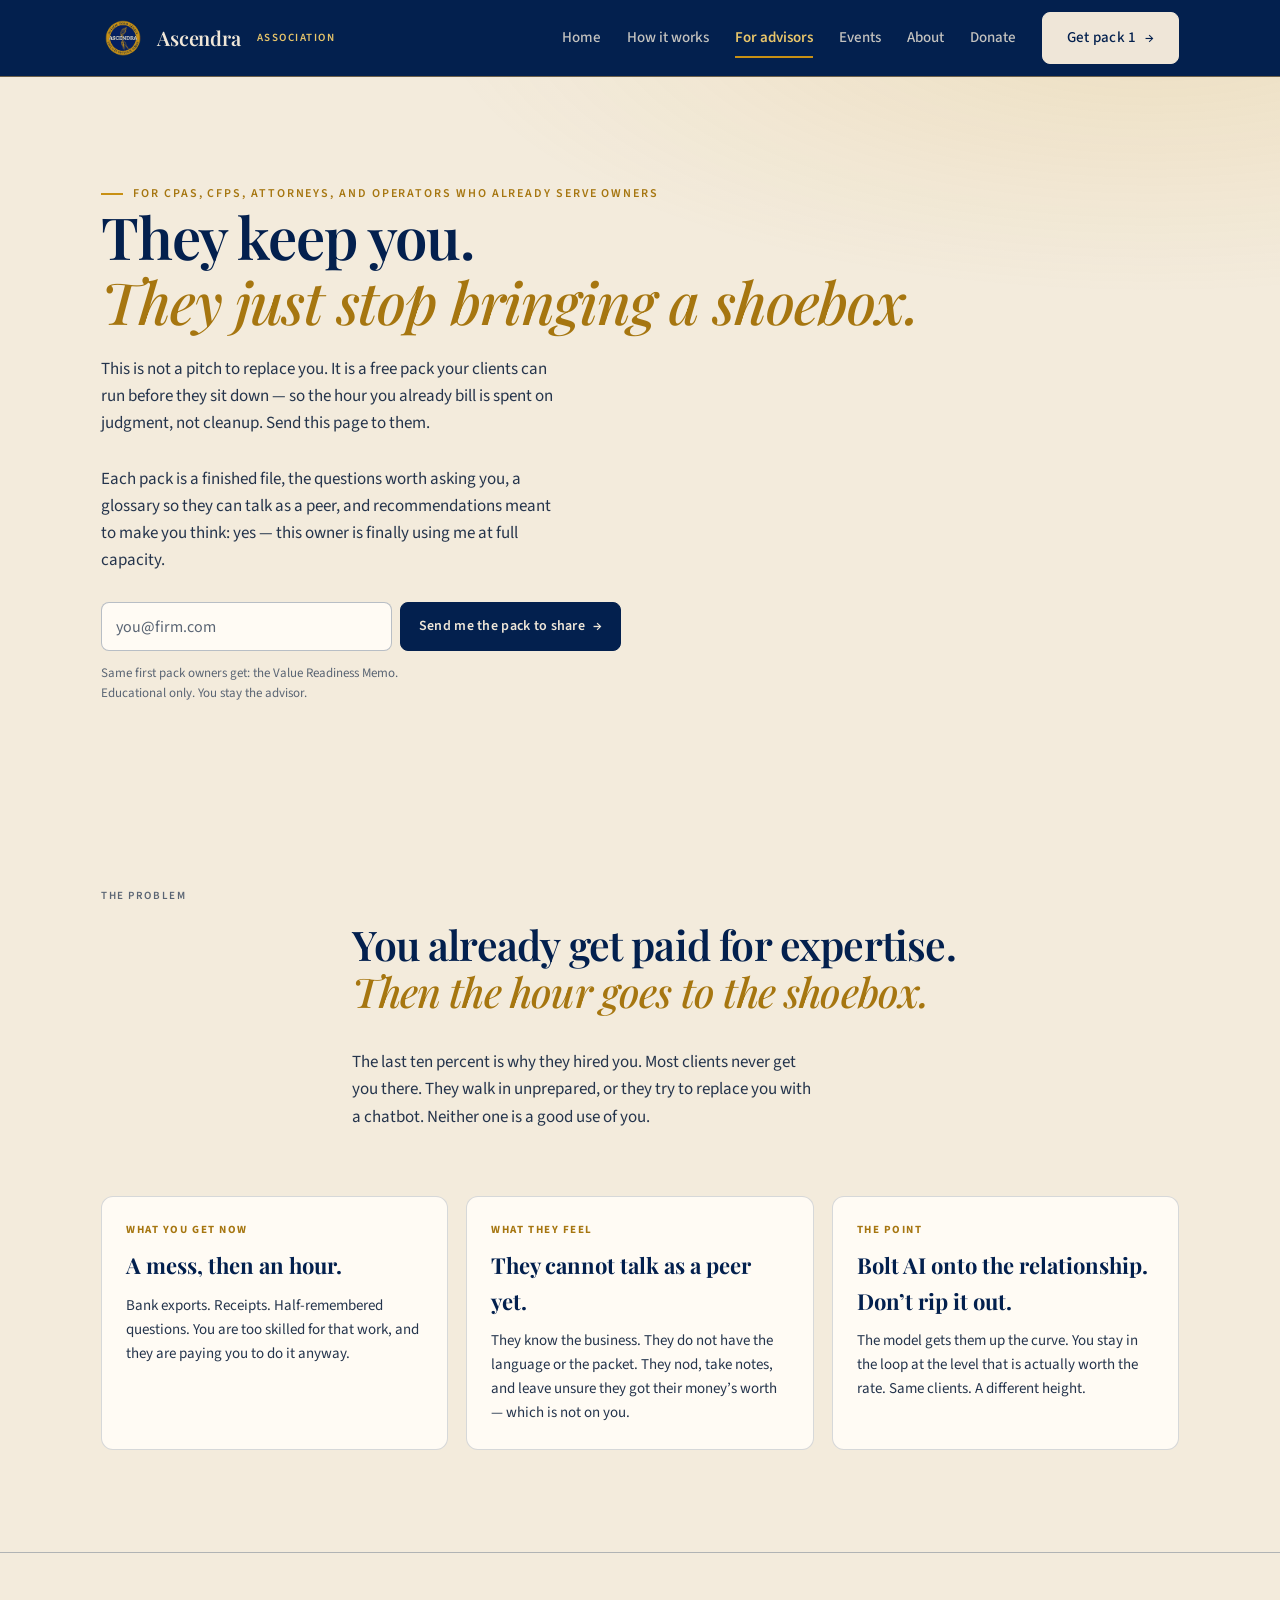
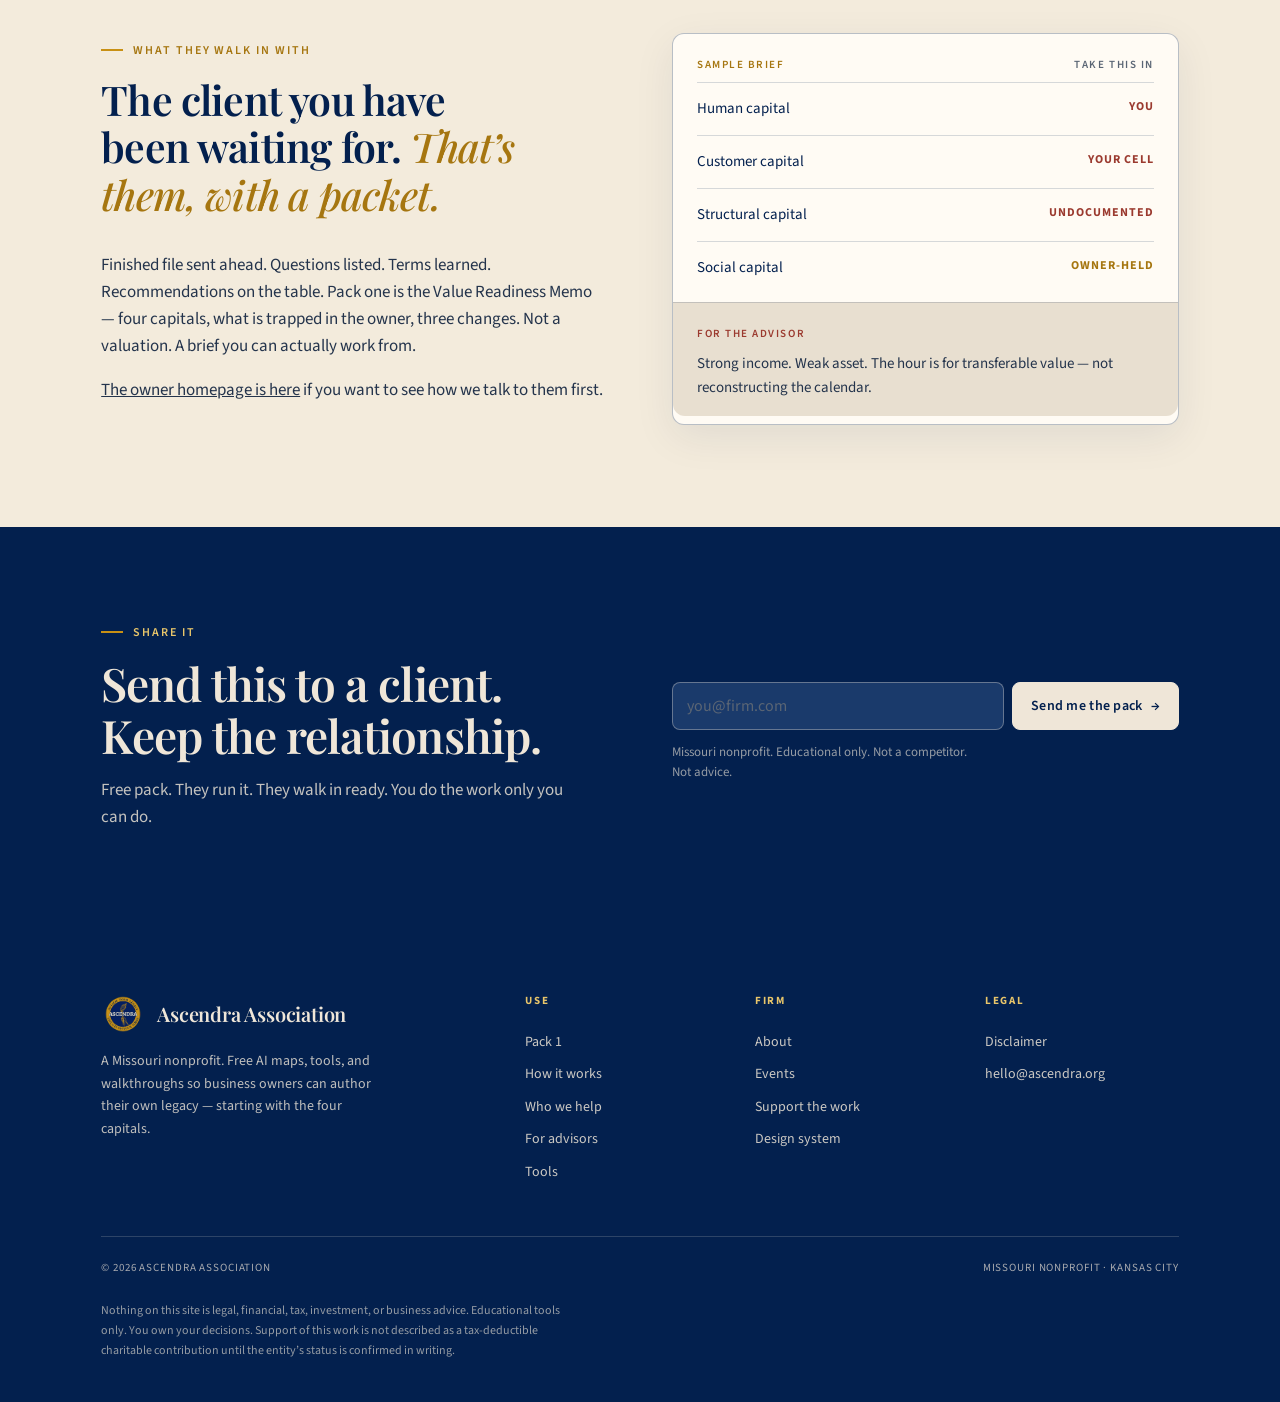
<file: advisors.html>
<!doctype html>
<html lang="en">
<head>
<meta charset="utf-8" />
<meta name="viewport" content="width=device-width,initial-scale=1" />
<title>For advisors — Ascendra</title>
<meta name="description" content="Send this to clients. Ascendra packs make owners walk in as the client you can finally do your highest-level work with." />
<link rel="preconnect" href="https://fonts.googleapis.com" />
<link rel="preconnect" href="https://fonts.gstatic.com" crossorigin />
<link href="https://fonts.googleapis.com/css2?family=Playfair+Display:ital,wght@0,500;0,600;1,500&family=Source+Sans+3:wght@400;600;700&display=swap" rel="stylesheet" />
<link rel="stylesheet" href="assets/css/site.css" />
</head>
<body data-nav="advisors">

<div id="nav-mount"></div>

<header class="hero single" id="memo">
  <div class="wrap">
    <span class="eyebrow">For CPAs, CFPs, attorneys, and operators who already serve owners</span>
    <h1 class="h-display">They keep you. <em>They just stop bringing a shoebox.</em></h1>
    <p class="lead">This is not a pitch to replace you. It is a free pack your clients can run before they sit down — so the hour you already bill is spent on judgment, not cleanup. Send this page to them.</p>
    <p class="lead">Each pack is a finished file, the questions worth asking you, a glossary so they can talk as a peer, and recommendations meant to make you think: yes — this owner is finally using me at full capacity.</p>
    <form class="capture" data-capture>
      <input type="email" name="email" required placeholder="you@firm.com" autocomplete="email" aria-label="Email" />
      <button class="cta primary" type="submit">Send me the pack to share <span class="arrow">→</span></button>
    </form>
    <p class="capture-note">Same first pack owners get: the Value Readiness Memo. Educational only. You stay the advisor.</p>
  </div>
</header>

<section>
  <div class="wrap pad-b">
    <div class="sec-head">
      <span class="mono-sm">The problem</span>
      <div>
        <h2 class="h-section">You already get paid for expertise. <em>Then the hour goes to the shoebox.</em></h2>
        <p class="lead" style="margin-top:18px">The last ten percent is why they hired you. Most clients never get you there. They walk in unprepared, or they try to replace you with a chatbot. Neither one is a good use of you.</p>
      </div>
    </div>
    <div class="wf-problems">
      <article class="wf-card">
        <div class="k">What you get now</div>
        <h3>A mess, then an hour.</h3>
        <p>Bank exports. Receipts. Half-remembered questions. You are too skilled for that work, and they are paying you to do it anyway.</p>
      </article>
      <article class="wf-card">
        <div class="k">What they feel</div>
        <h3>They cannot talk as a peer yet.</h3>
        <p>They know the business. They do not have the language or the packet. They nod, take notes, and leave unsure they got their money’s worth — which is not on you.</p>
      </article>
      <article class="wf-card">
        <div class="k">The point</div>
        <h3>Bolt AI onto the relationship. Don’t rip it out.</h3>
        <p>The model gets them up the curve. You stay in the loop at the level that is actually worth the rate. Same clients. A different height.</p>
      </article>
    </div>
  </div>
</section>

<section class="rule-strong">
  <div class="wrap pad-b" style="padding-top: clamp(48px, 7vw, 80px)">
    <div class="split">
      <div>
        <span class="eyebrow">What they walk in with</span>
        <h2 class="h-section" style="margin-top:16px">The client you have been waiting for. <em>That’s them, with a packet.</em></h2>
        <p class="body" style="margin-top:18px">Finished file sent ahead. Questions listed. Terms learned. Recommendations on the table. Pack one is the Value Readiness Memo — four capitals, what is trapped in the owner, three changes. Not a valuation. A brief you can actually work from.</p>
        <p class="body" style="margin-top:16px"><a href="index.html" style="text-decoration:underline">The owner homepage is here</a> if you want to see how we talk to them first.</p>
      </div>
      <aside class="scorecard">
        <div class="head">
          <span class="mono-sm" style="color:var(--gold-deep)">Sample brief</span>
          <span class="mono-sm">Take this in</span>
        </div>
        <div class="score-row"><span class="k">Human capital</span><span class="v low">You</span></div>
        <div class="score-row"><span class="k">Customer capital</span><span class="v low">Your cell</span></div>
        <div class="score-row"><span class="k">Structural capital</span><span class="v low">Undocumented</span></div>
        <div class="score-row"><span class="k">Social capital</span><span class="v mid">Owner-held</span></div>
        <div class="score-verdict">
          <span class="mono-sm" style="color:var(--stop)">For the advisor</span>
          <p>Strong income. Weak asset. The hour is for transferable value — not reconstructing the calendar.</p>
        </div>
      </aside>
    </div>
  </div>
</section>

<section class="cta-band">
  <div class="wrap">
    <div class="split">
      <div>
        <span class="eyebrow" style="margin-bottom:16px">Share it</span>
        <h2>Send this to a client. Keep the relationship.</h2>
        <p class="lead" style="margin-top:16px">Free pack. They run it. They walk in ready. You do the work only you can do.</p>
      </div>
      <div>
        <form class="capture" data-capture>
          <input type="email" name="email" required placeholder="you@firm.com" autocomplete="email" aria-label="Email" />
          <button class="cta primary" type="submit">Send me the pack <span class="arrow">→</span></button>
        </form>
        <p class="capture-note">Missouri nonprofit. Educational only. Not a competitor. Not advice.</p>
      </div>
    </div>
  </div>
</section>

<div id="foot-mount"></div>
<script src="assets/js/shell.js"></script>
</body>
</html>
</file>
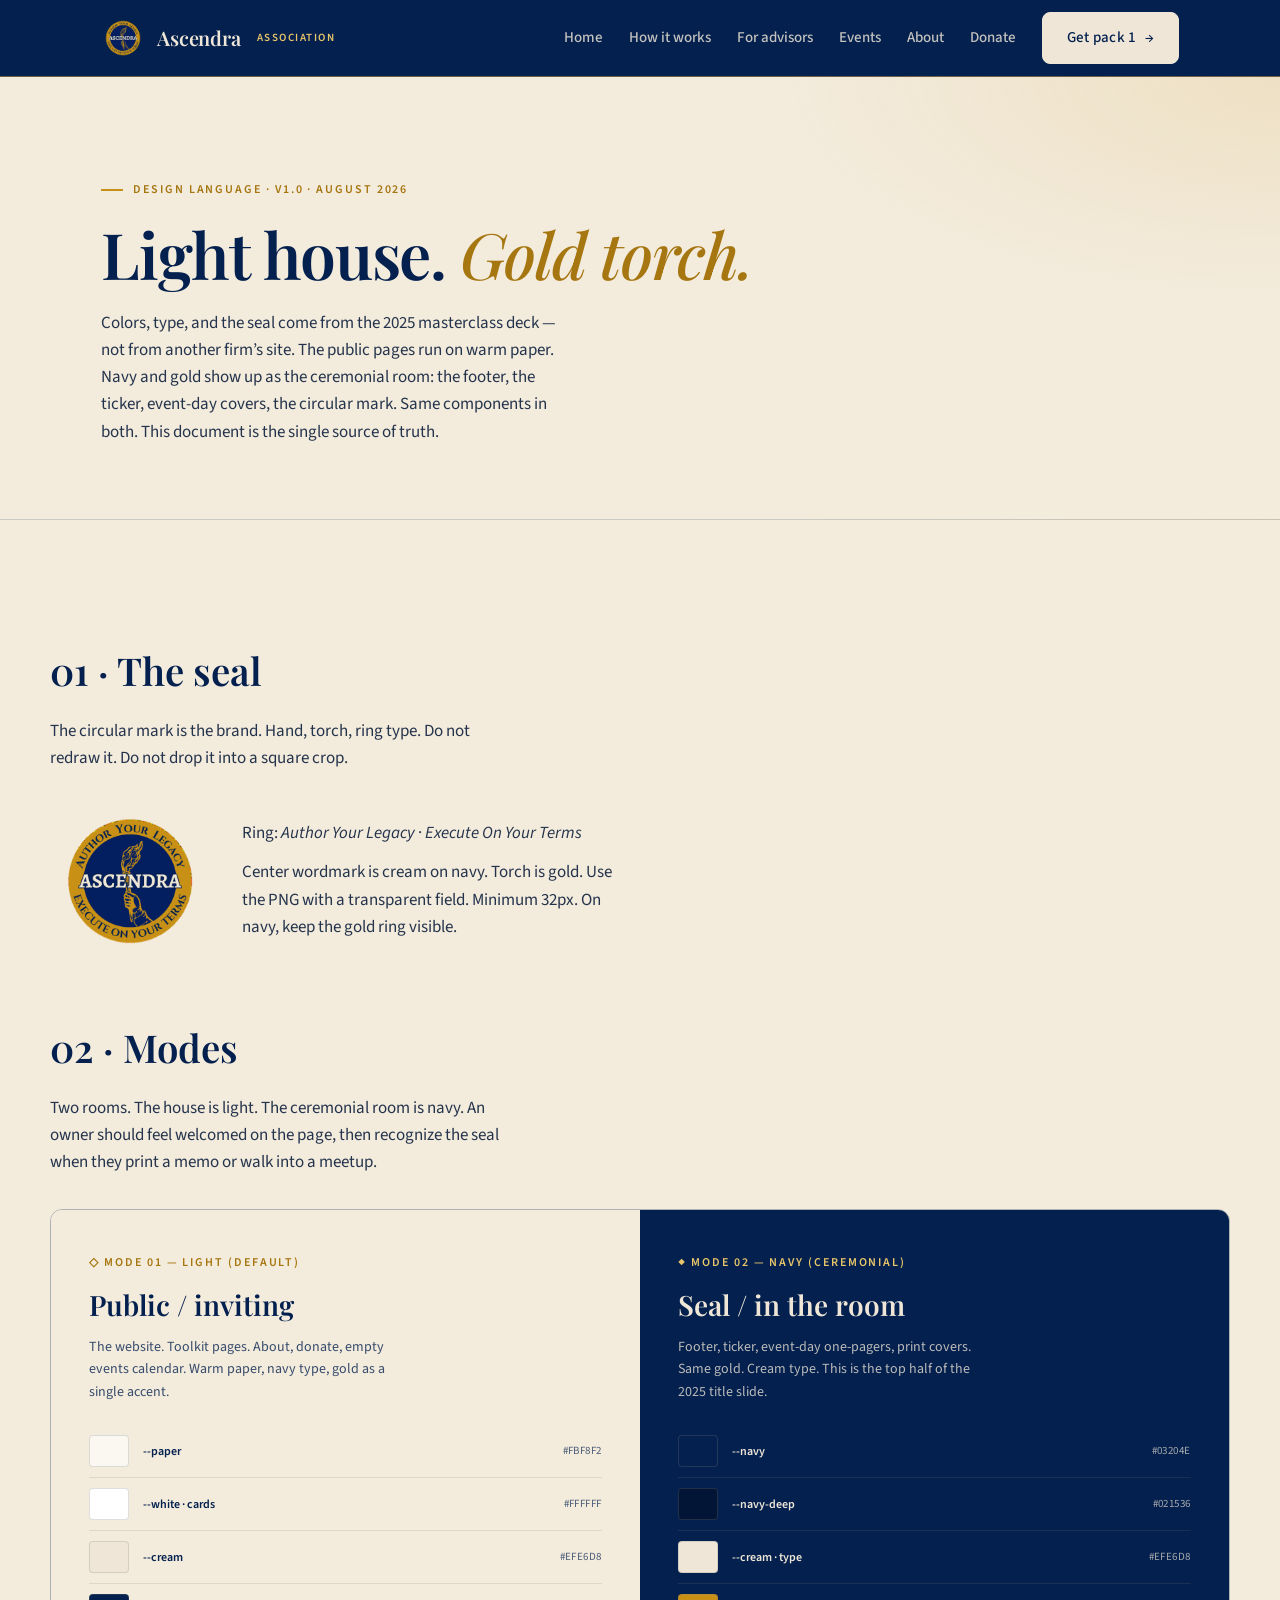
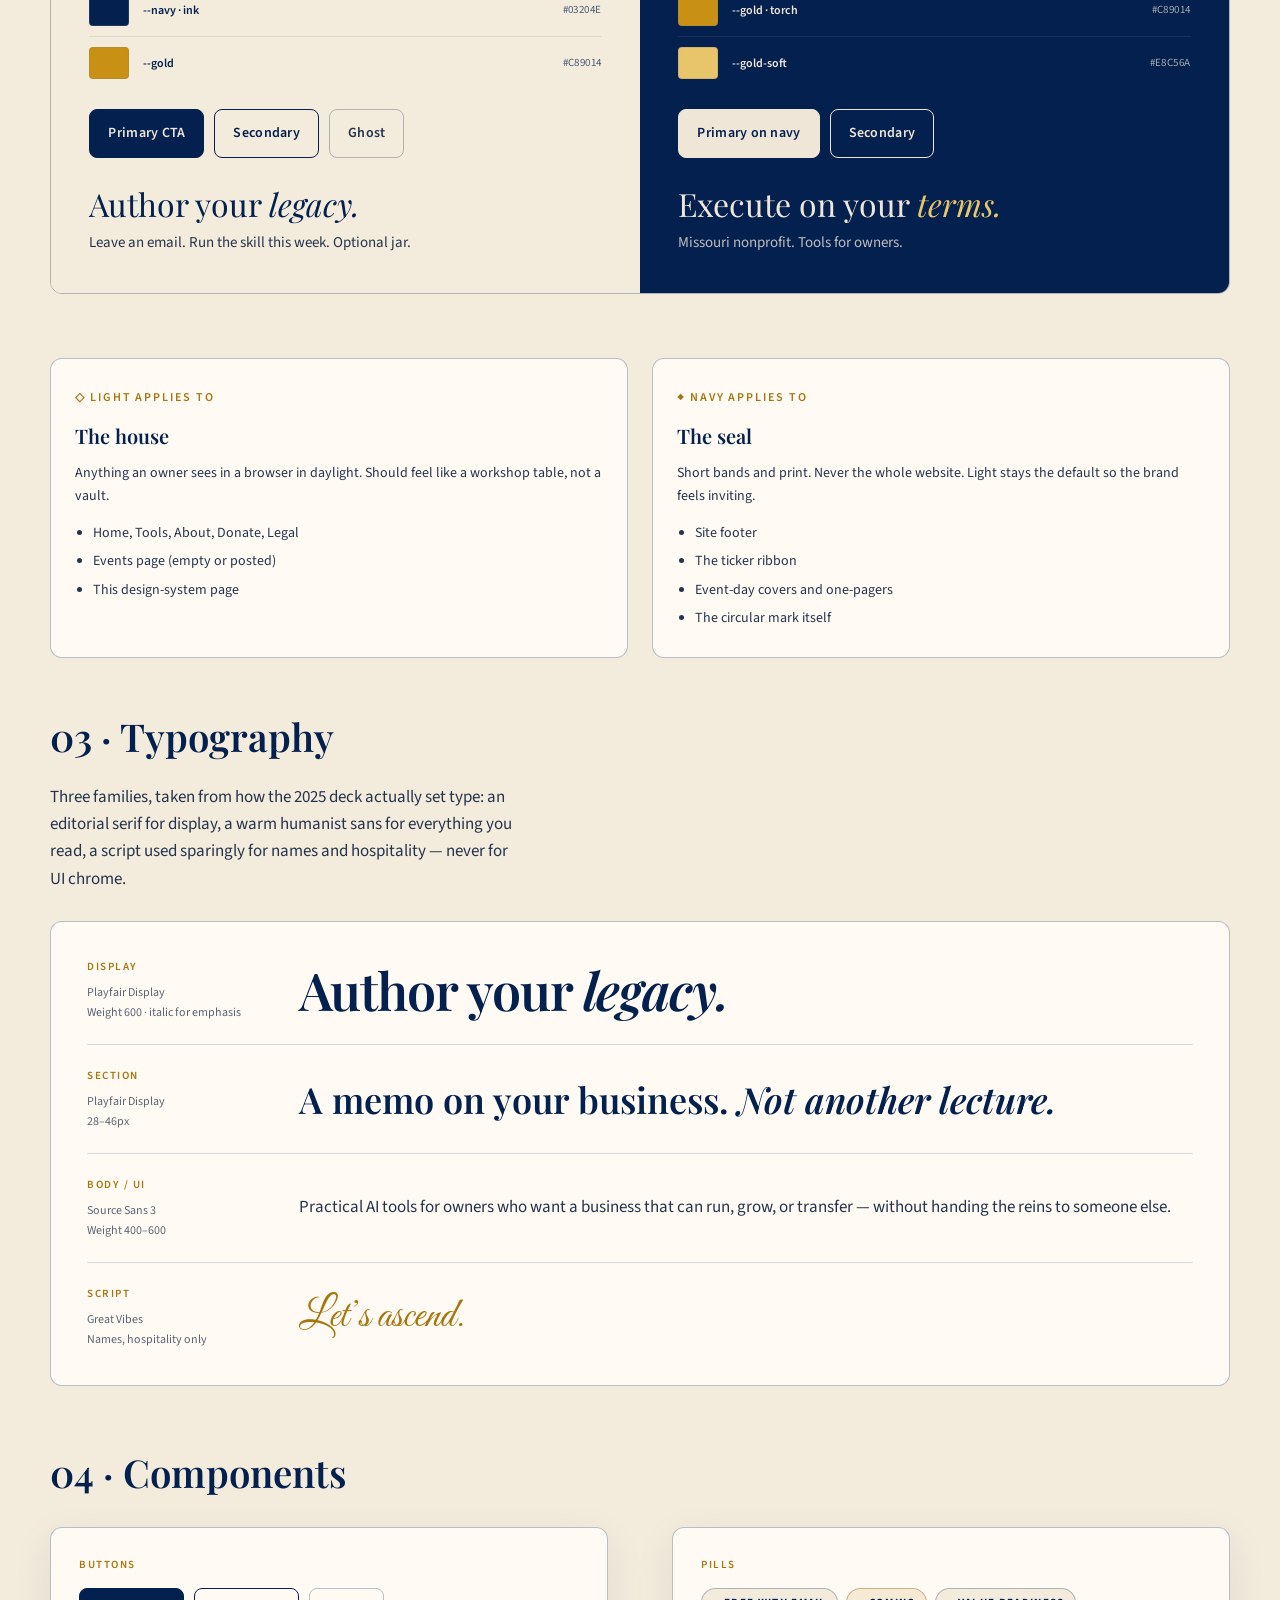
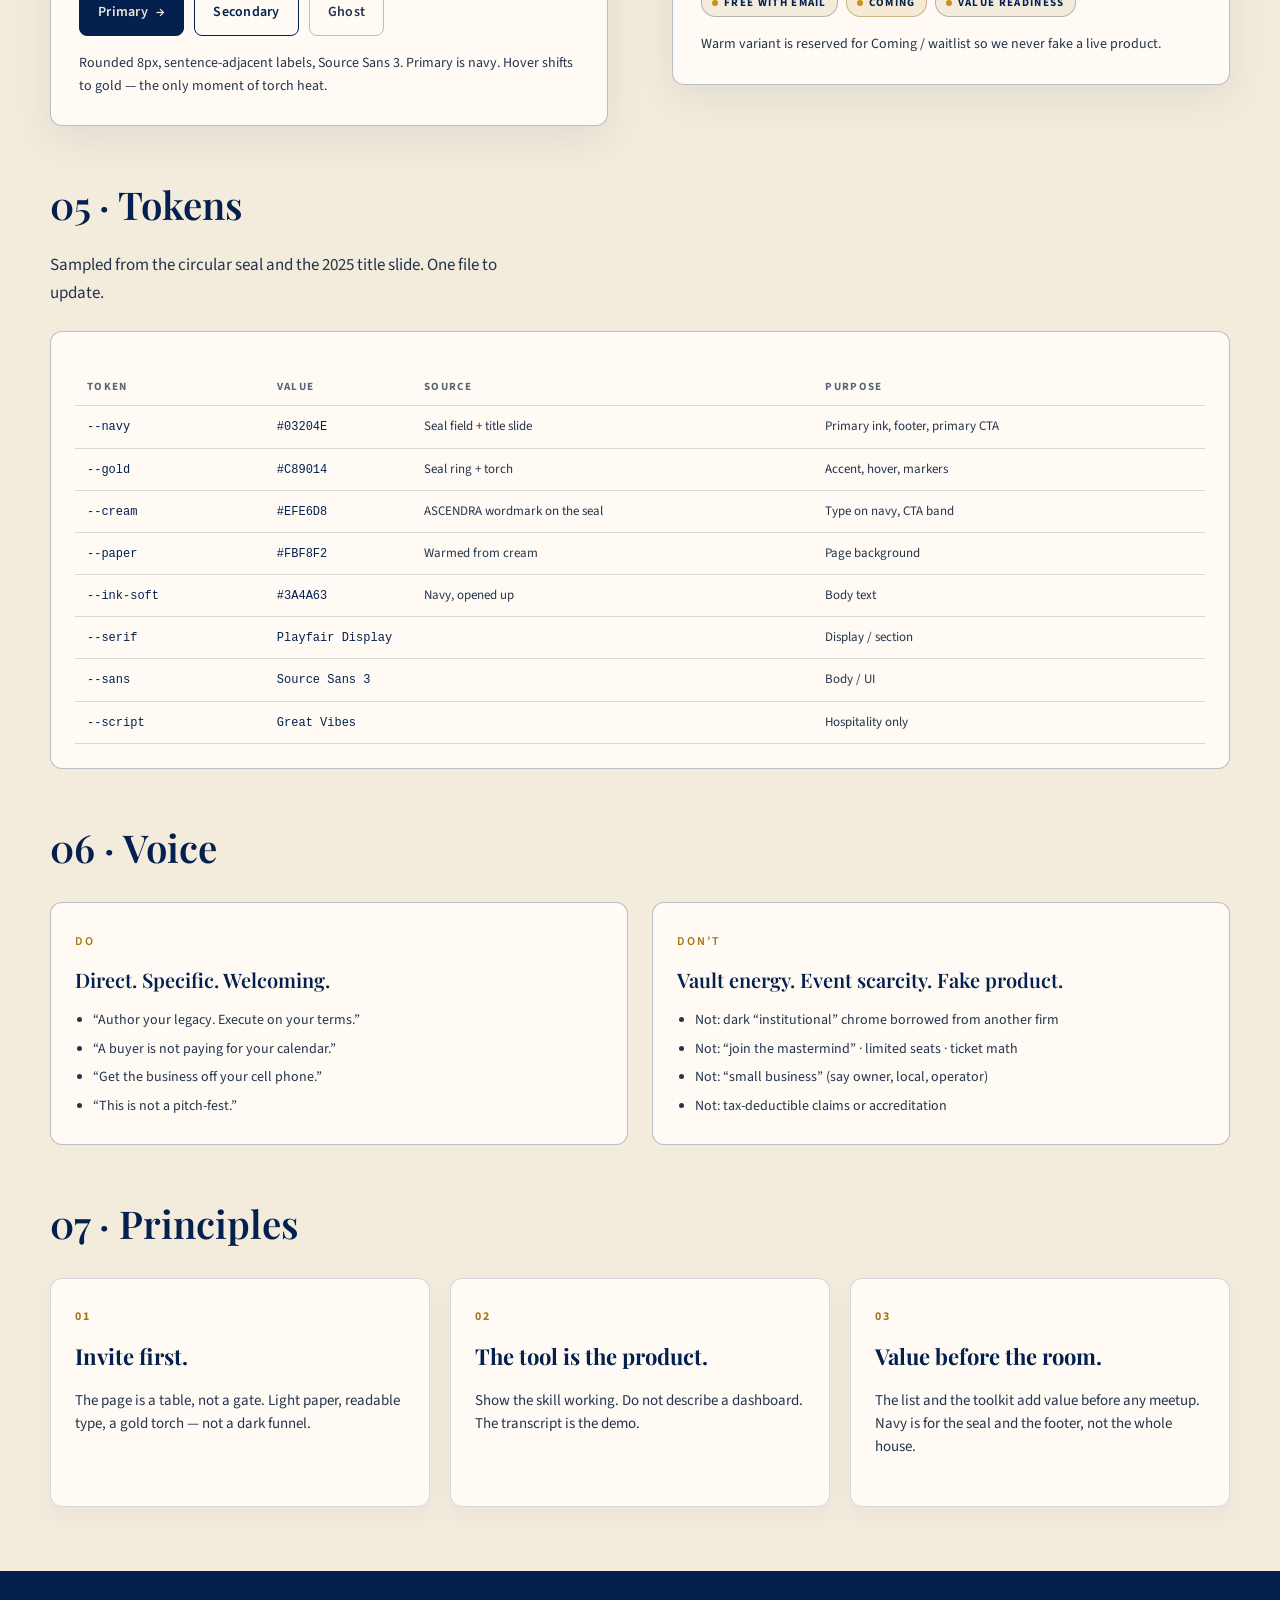
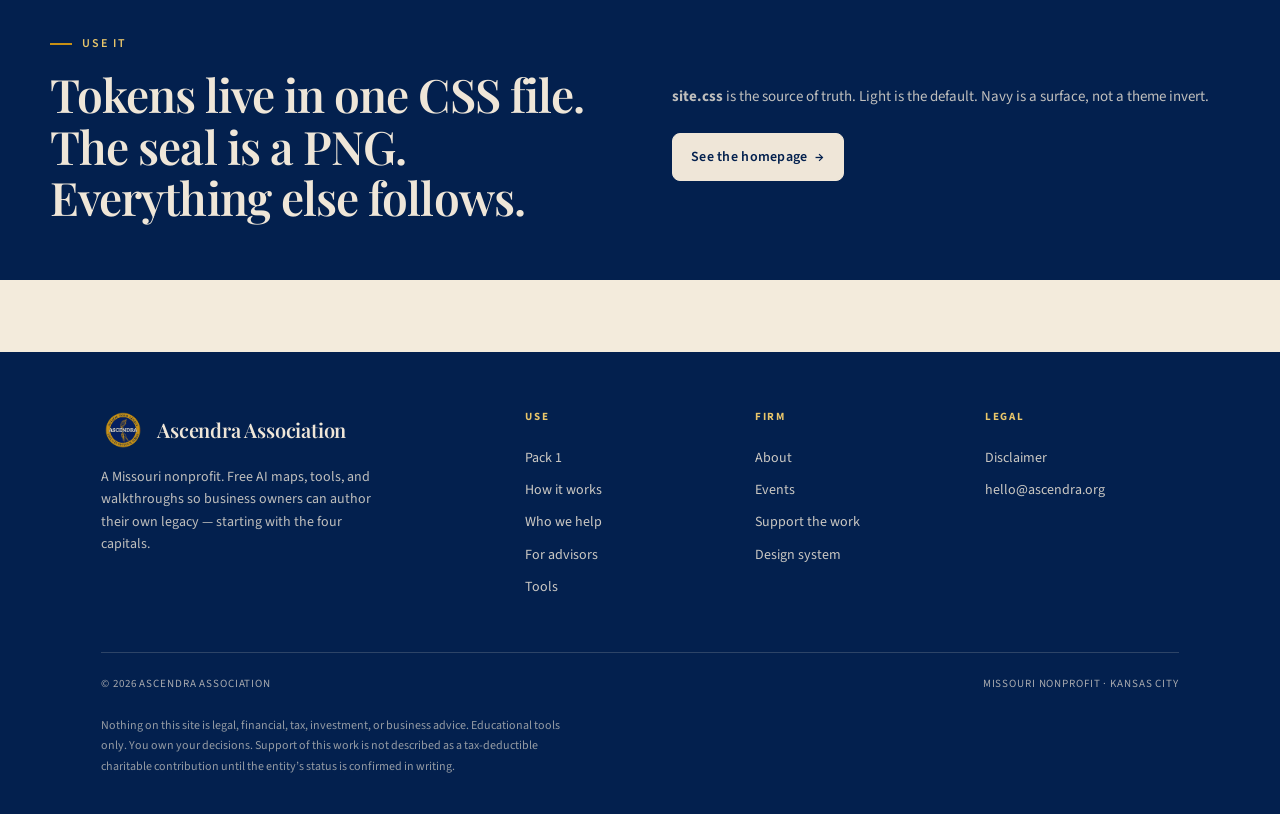
<file: design-system.html>
<!doctype html>
<html lang="en">
<head>
<meta charset="utf-8" />
<meta name="viewport" content="width=device-width,initial-scale=1" />
<title>Design System — Ascendra</title>
<meta name="description" content="The design language of Ascendra Association. Light and inviting. Navy and gold from the seal." />
<link rel="preconnect" href="https://fonts.googleapis.com" />
<link rel="preconnect" href="https://fonts.gstatic.com" crossorigin />
<link href="https://fonts.googleapis.com/css2?family=Great+Vibes&family=Playfair+Display:ital,wght@0,500;0,600;0,700;1,500;1,600&family=Source+Sans+3:ital,wght@0,400;0,500;0,600;0,700;1,400&display=swap" rel="stylesheet" />
<link rel="stylesheet" href="assets/css/site.css" />
</head>
<body data-nav="ds">

<div id="nav-mount"></div>

<header class="page-hero">
  <div class="wrap">
    <span class="eyebrow">Design language · v1.0 · August 2026</span>
    <h1 class="h-display">Light house. <em>Gold torch.</em></h1>
    <p class="lead">Colors, type, and the seal come from the 2025 masterclass deck — not from another firm’s site. The public pages run on warm paper. Navy and gold show up as the ceremonial room: the footer, the ticker, event-day covers, the circular mark. Same components in both. This document is the single source of truth.</p>
  </div>
</header>

<div class="ds-wrap wrap">

  <h2 class="ds-section-title">01 · The seal</h2>
  <p class="lead">The circular mark is the brand. Hand, torch, ring type. Do not redraw it. Do not drop it into a square crop.</p>
  <div style="display:flex; gap:32px; align-items:center; flex-wrap:wrap; margin: 28px 0 56px">
    <img src="assets/img/logo.png" alt="Ascendra seal" width="160" height="160" />
    <div>
      <p class="body" style="max-width:48ch;margin:0 0 12px">Ring: <em>Author Your Legacy</em> · <em>Execute On Your Terms</em></p>
      <p class="body" style="max-width:48ch;margin:0">Center wordmark is cream on navy. Torch is gold. Use the PNG with a transparent field. Minimum 32px. On navy, keep the gold ring visible.</p>
    </div>
  </div>

  <h2 class="ds-section-title">02 · Modes</h2>
  <p class="lead" style="margin-bottom:0">Two rooms. The house is light. The ceremonial room is navy. An owner should feel welcomed on the page, then recognize the seal when they print a memo or walk into a meetup.</p>

  <div class="ds-modes">
    <div class="ds-mode light">
      <span class="eyebrow plain" style="color:var(--gold-deep)">◇ MODE 01 — LIGHT (default)</span>
      <h3>Public / inviting</h3>
      <p class="subtitle">The website. Toolkit pages. About, donate, empty events calendar. Warm paper, navy type, gold as a single accent.</p>
      <div class="ds-swatch"><span class="chip" style="background:#FBF8F2"></span><span class="k">--paper</span><span class="v">#FBF8F2</span></div>
      <div class="ds-swatch"><span class="chip" style="background:#FFFFFF"></span><span class="k">--white · cards</span><span class="v">#FFFFFF</span></div>
      <div class="ds-swatch"><span class="chip" style="background:#EFE6D8"></span><span class="k">--cream</span><span class="v">#EFE6D8</span></div>
      <div class="ds-swatch"><span class="chip" style="background:#03204E"></span><span class="k">--navy · ink</span><span class="v">#03204E</span></div>
      <div class="ds-swatch"><span class="chip" style="background:#C89014"></span><span class="k">--gold</span><span class="v">#C89014</span></div>
      <div class="ds-cta-row" style="display:flex;gap:10px;flex-wrap:wrap;padding:20px 0">
        <span class="cta primary">Primary CTA</span>
        <span class="cta">Secondary</span>
        <span class="cta ghost">Ghost</span>
      </div>
      <div style="font-family:var(--serif);font-size:32px;line-height:1.1;margin-top:8px">Author your <em>legacy.</em></div>
      <div style="font-family:var(--sans);font-size:15px;color:var(--ink-soft);margin-top:10px">Leave an email. Run the skill this week. Optional jar.</div>
    </div>

    <div class="ds-mode navy">
      <span class="eyebrow plain" style="color:#E8C56A">◆ MODE 02 — NAVY (ceremonial)</span>
      <h3>Seal / in the room</h3>
      <p class="subtitle">Footer, ticker, event-day one-pagers, print covers. Same gold. Cream type. This is the top half of the 2025 title slide.</p>
      <div class="ds-swatch"><span class="chip" style="background:#03204E"></span><span class="k">--navy</span><span class="v">#03204E</span></div>
      <div class="ds-swatch"><span class="chip" style="background:#021536"></span><span class="k">--navy-deep</span><span class="v">#021536</span></div>
      <div class="ds-swatch"><span class="chip" style="background:#EFE6D8"></span><span class="k">--cream · type</span><span class="v">#EFE6D8</span></div>
      <div class="ds-swatch"><span class="chip" style="background:#C89014"></span><span class="k">--gold · torch</span><span class="v">#C89014</span></div>
      <div class="ds-swatch"><span class="chip" style="background:#E8C56A"></span><span class="k">--gold-soft</span><span class="v">#E8C56A</span></div>
      <div style="display:flex;gap:10px;flex-wrap:wrap;padding:20px 0">
        <span class="cta" style="background:#EFE6D8;color:#03204E;border-color:#EFE6D8">Primary on navy</span>
        <span class="cta" style="border-color:#EFE6D8;color:#EFE6D8">Secondary</span>
      </div>
      <div style="font-family:var(--serif);font-size:32px;line-height:1.1;margin-top:8px;color:#EFE6D8">Execute on your <em style="color:#E8C56A">terms.</em></div>
      <div style="font-family:var(--sans);font-size:15px;opacity:.8;margin-top:10px">Missouri nonprofit. Tools for owners.</div>
    </div>
  </div>

  <div class="ds-usage-grid">
    <div class="ds-usage-card">
      <span class="eyebrow plain">◇ Light applies to</span>
      <h4 style="margin-top:10px">The house</h4>
      <p>Anything an owner sees in a browser in daylight. Should feel like a workshop table, not a vault.</p>
      <ul>
        <li>Home, Tools, About, Donate, Legal</li>
        <li>Events page (empty or posted)</li>
        <li>This design-system page</li>
      </ul>
    </div>
    <div class="ds-usage-card">
      <span class="eyebrow plain">◆ Navy applies to</span>
      <h4 style="margin-top:10px">The seal</h4>
      <p>Short bands and print. Never the whole website. Light stays the default so the brand feels inviting.</p>
      <ul>
        <li>Site footer</li>
        <li>The ticker ribbon</li>
        <li>Event-day covers and one-pagers</li>
        <li>The circular mark itself</li>
      </ul>
    </div>
  </div>

  <h2 class="ds-section-title">03 · Typography</h2>
  <p class="lead">Three families, taken from how the 2025 deck actually set type: an editorial serif for display, a warm humanist sans for everything you read, a script used sparingly for names and hospitality — never for UI chrome.</p>

  <div style="border:1px solid var(--line-strong); background:var(--white); padding:36px; border-radius:12px; margin: 28px 0 56px">
    <div style="display:grid;grid-template-columns:180px 1fr;gap:32px;align-items:center;padding-bottom:22px;border-bottom:1px solid var(--line);margin-bottom:22px">
      <div>
        <div class="mono-sm" style="color:var(--gold-deep)">Display</div>
        <div style="font-size:12px;color:var(--ink-mute);margin-top:8px">Playfair Display<br>Weight 600 · italic for emphasis</div>
      </div>
      <div style="font-family:var(--serif);font-size:52px;line-height:1.05;letter-spacing:-.02em;font-weight:600">Author your <em>legacy.</em></div>
    </div>
    <div style="display:grid;grid-template-columns:180px 1fr;gap:32px;align-items:center;padding-bottom:22px;border-bottom:1px solid var(--line);margin-bottom:22px">
      <div>
        <div class="mono-sm" style="color:var(--gold-deep)">Section</div>
        <div style="font-size:12px;color:var(--ink-mute);margin-top:8px">Playfair Display<br>28–46px</div>
      </div>
      <div style="font-family:var(--serif);font-size:36px;line-height:1.12;font-weight:600">A memo on your business. <em>Not another lecture.</em></div>
    </div>
    <div style="display:grid;grid-template-columns:180px 1fr;gap:32px;align-items:center;padding-bottom:22px;border-bottom:1px solid var(--line);margin-bottom:22px">
      <div>
        <div class="mono-sm" style="color:var(--gold-deep)">Body / UI</div>
        <div style="font-size:12px;color:var(--ink-mute);margin-top:8px">Source Sans 3<br>Weight 400–600</div>
      </div>
      <div class="lead" style="max-width:none;margin:0">Practical AI tools for owners who want a business that can run, grow, or transfer — without handing the reins to someone else.</div>
    </div>
    <div style="display:grid;grid-template-columns:180px 1fr;gap:32px;align-items:center">
      <div>
        <div class="mono-sm" style="color:var(--gold-deep)">Script</div>
        <div style="font-size:12px;color:var(--ink-mute);margin-top:8px">Great Vibes<br>Names, hospitality only</div>
      </div>
      <div style="font-family:var(--script);font-size:42px;color:var(--gold-deep);line-height:1">Let’s ascend.</div>
    </div>
  </div>

  <h2 class="ds-section-title">04 · Components</h2>
  <div class="split" style="margin: 24px 0 48px">
    <div class="arch">
      <div class="mono-sm" style="color:var(--gold-deep);margin-bottom:14px">Buttons</div>
      <div style="display:flex;gap:10px;flex-wrap:wrap;margin-bottom:16px">
        <span class="cta primary">Primary <span class="arrow">→</span></span>
        <span class="cta">Secondary</span>
        <span class="cta ghost">Ghost</span>
      </div>
      <p style="font-size:14px;color:var(--ink-soft);margin:0">Rounded 8px, sentence-adjacent labels, Source Sans 3. Primary is navy. Hover shifts to gold — the only moment of torch heat.</p>
    </div>
    <div class="arch">
      <div class="mono-sm" style="color:var(--gold-deep);margin-bottom:14px">Pills</div>
      <div style="display:flex;gap:8px;flex-wrap:wrap;margin-bottom:16px">
        <span class="pill"><span class="dot"></span>Free with email</span>
        <span class="pill warm"><span class="dot"></span>Coming</span>
        <span class="pill"><span class="dot"></span>Value readiness</span>
      </div>
      <p style="font-size:14px;color:var(--ink-soft);margin:0">Warm variant is reserved for Coming / waitlist so we never fake a live product.</p>
    </div>
  </div>

  <h2 class="ds-section-title">05 · Tokens</h2>
  <p class="lead">Sampled from the circular seal and the 2025 title slide. One file to update.</p>
  <div style="border:1px solid var(--line-strong); background:var(--white); padding:24px; border-radius:12px; margin: 24px 0">
    <table class="ds-token-table">
      <thead><tr><th>Token</th><th>Value</th><th>Source</th><th>Purpose</th></tr></thead>
      <tbody>
        <tr><td><code>--navy</code></td><td><code>#03204E</code></td><td class="desc">Seal field + title slide</td><td class="desc">Primary ink, footer, primary CTA</td></tr>
        <tr><td><code>--gold</code></td><td><code>#C89014</code></td><td class="desc">Seal ring + torch</td><td class="desc">Accent, hover, markers</td></tr>
        <tr><td><code>--cream</code></td><td><code>#EFE6D8</code></td><td class="desc">ASCENDRA wordmark on the seal</td><td class="desc">Type on navy, CTA band</td></tr>
        <tr><td><code>--paper</code></td><td><code>#FBF8F2</code></td><td class="desc">Warmed from cream</td><td class="desc">Page background</td></tr>
        <tr><td><code>--ink-soft</code></td><td><code>#3A4A63</code></td><td class="desc">Navy, opened up</td><td class="desc">Body text</td></tr>
        <tr><td><code>--serif</code></td><td colspan="2"><code>Playfair Display</code></td><td class="desc">Display / section</td></tr>
        <tr><td><code>--sans</code></td><td colspan="2"><code>Source Sans 3</code></td><td class="desc">Body / UI</td></tr>
        <tr><td><code>--script</code></td><td colspan="2"><code>Great Vibes</code></td><td class="desc">Hospitality only</td></tr>
      </tbody>
    </table>
  </div>

  <h2 class="ds-section-title">06 · Voice</h2>
  <div class="ds-usage-grid">
    <div class="ds-usage-card">
      <span class="eyebrow plain">Do</span>
      <h4 style="margin-top:10px">Direct. Specific. Welcoming.</h4>
      <ul>
        <li>“Author your legacy. Execute on your terms.”</li>
        <li>“A buyer is not paying for your calendar.”</li>
        <li>“Get the business off your cell phone.”</li>
        <li>“This is not a pitch-fest.”</li>
      </ul>
    </div>
    <div class="ds-usage-card">
      <span class="eyebrow plain">Don’t</span>
      <h4 style="margin-top:10px">Vault energy. Event scarcity. Fake product.</h4>
      <ul>
        <li>Not: dark “institutional” chrome borrowed from another firm</li>
        <li>Not: “join the mastermind” · limited seats · ticket math</li>
        <li>Not: “small business” (say owner, local, operator)</li>
        <li>Not: tax-deductible claims or accreditation</li>
      </ul>
    </div>
  </div>

  <h2 class="ds-section-title">07 · Principles</h2>
  <div class="journey" style="margin-top:24px">
    <div class="j-step">
      <div class="j-num">01</div>
      <h3 class="j-title">Invite first.</h3>
      <p class="j-body">The page is a table, not a gate. Light paper, readable type, a gold torch — not a dark funnel.</p>
    </div>
    <div class="j-step">
      <div class="j-num">02</div>
      <h3 class="j-title">The tool is the product.</h3>
      <p class="j-body">Show the skill working. Do not describe a dashboard. The transcript is the demo.</p>
    </div>
    <div class="j-step">
      <div class="j-num">03</div>
      <h3 class="j-title">Value before the room.</h3>
      <p class="j-body">The list and the toolkit add value before any meetup. Navy is for the seal and the footer, not the whole house.</p>
    </div>
  </div>

  <div class="cta-band" style="margin: 64px calc(var(--pad) * -1) 0; padding: 56px var(--pad);">
    <div class="wrap" style="padding:0">
      <div class="split">
        <div>
          <span class="eyebrow" style="margin-bottom:16px">Use it</span>
          <h2>Tokens live in one CSS file. The seal is a PNG. Everything else follows.</h2>
        </div>
        <div class="aside">
          <p><strong>site.css</strong> is the source of truth. Light is the default. Navy is a surface, not a theme invert.</p>
          <div style="margin-top:24px;display:flex;gap:12px;flex-wrap:wrap">
            <a href="index.html" class="cta primary">See the homepage <span class="arrow">→</span></a>
          </div>
        </div>
      </div>
    </div>
  </div>
</div>

<div id="foot-mount"></div>
<script src="assets/js/shell.js"></script>
</body>
</html>
</file>
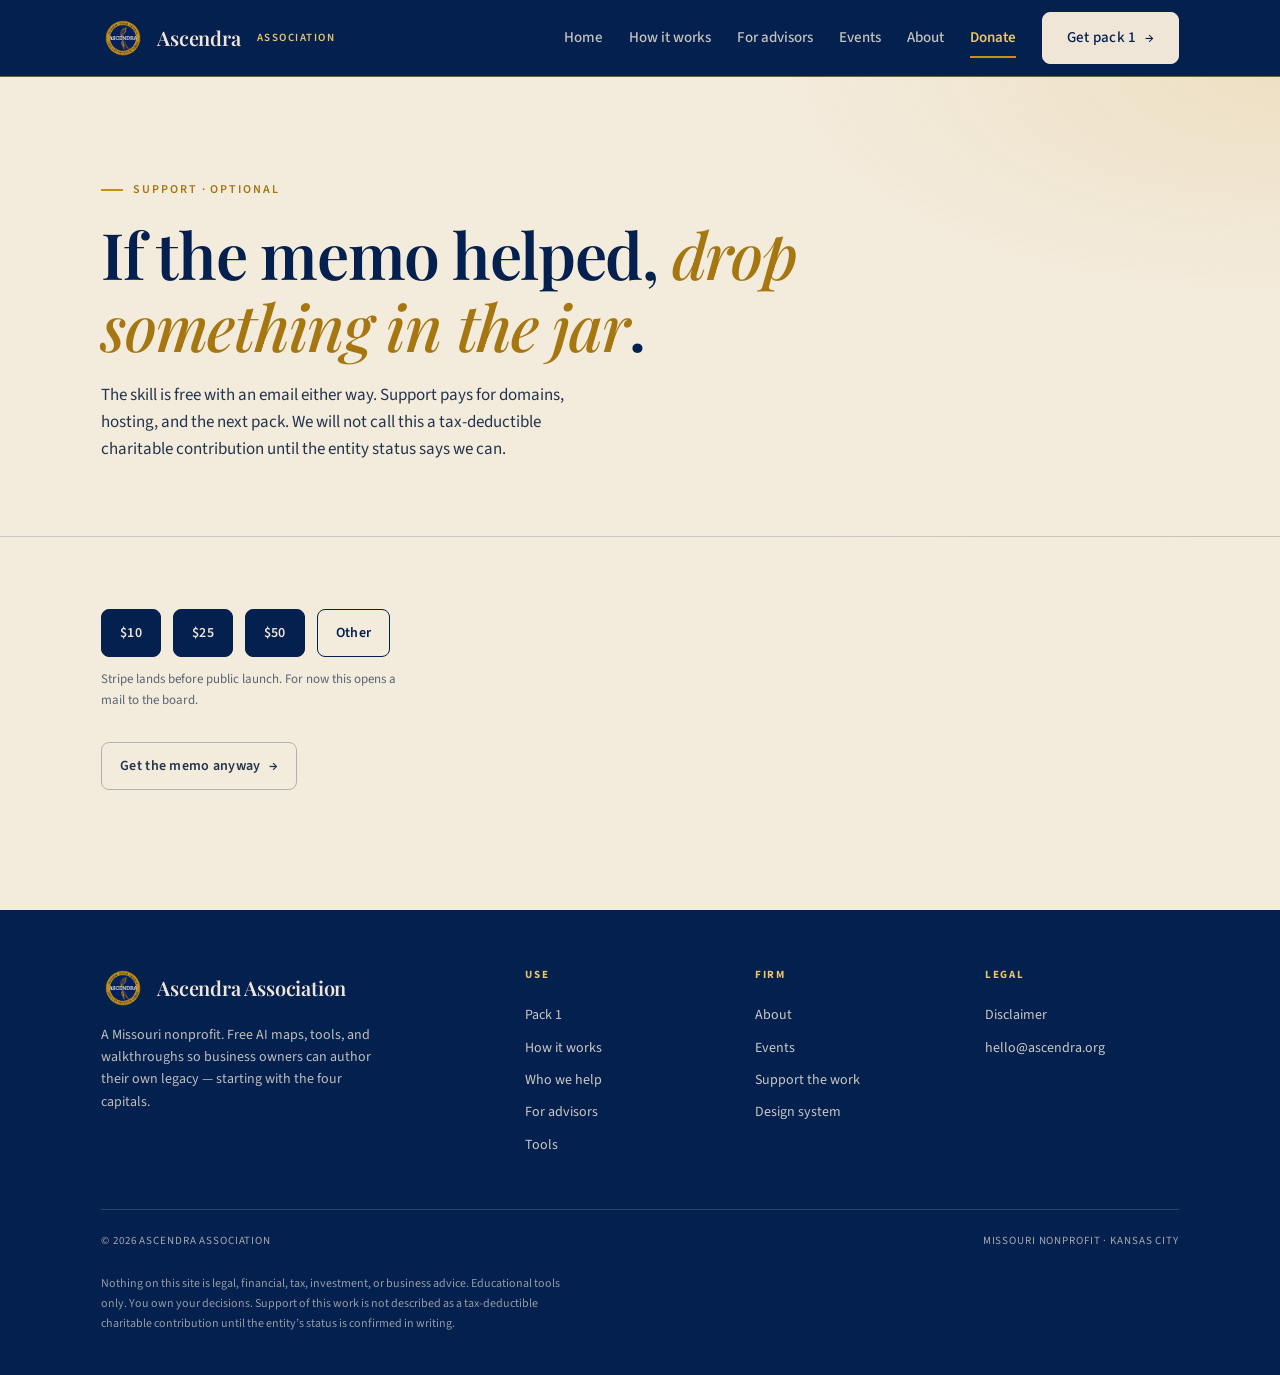
<file: donate.html>
<!doctype html>
<html lang="en">
<head>
<meta charset="utf-8" />
<meta name="viewport" content="width=device-width,initial-scale=1" />
<title>Support the work — Ascendra</title>
<meta name="description" content="Optional support so we can keep giving the memo away." />
<link rel="preconnect" href="https://fonts.googleapis.com" />
<link rel="preconnect" href="https://fonts.gstatic.com" crossorigin />
<link href="https://fonts.googleapis.com/css2?family=Playfair+Display:ital,wght@0,500;0,600;1,500&family=Source+Sans+3:wght@400;600;700&display=swap" rel="stylesheet" />
<link rel="stylesheet" href="assets/css/site.css" />
</head>
<body data-nav="donate">

<div id="nav-mount"></div>

<header class="page-hero">
  <div class="wrap">
    <span class="eyebrow">Support · Optional</span>
    <h1 class="h-display">If the memo helped, <em>drop something in the jar</em>.</h1>
    <p class="lead">The skill is free with an email either way. Support pays for domains, hosting, and the next pack. We will not call this a tax-deductible charitable contribution until the entity status says we can.</p>
  </div>
</header>

<section>
  <div class="wrap pad-b" style="padding-top: clamp(40px, 6vw, 72px)">
    <div class="hero-ctas">
      <a class="cta primary" href="mailto:hello@ascendra.org?subject=Support%20%2410">$10</a>
      <a class="cta primary" href="mailto:hello@ascendra.org?subject=Support%20%2425">$25</a>
      <a class="cta primary" href="mailto:hello@ascendra.org?subject=Support%20%2450">$50</a>
      <a class="cta" href="mailto:hello@ascendra.org?subject=Support%20the%20work">Other</a>
    </div>
    <p class="capture-note">Stripe lands before public launch. For now this opens a mail to the board.</p>
    <p style="margin-top:32px"><a href="index.html#memo" class="cta ghost">Get the memo anyway <span class="arrow">→</span></a></p>
  </div>
</section>

<div id="foot-mount"></div>
<script src="assets/js/shell.js"></script>
</body>
</html>
</file>
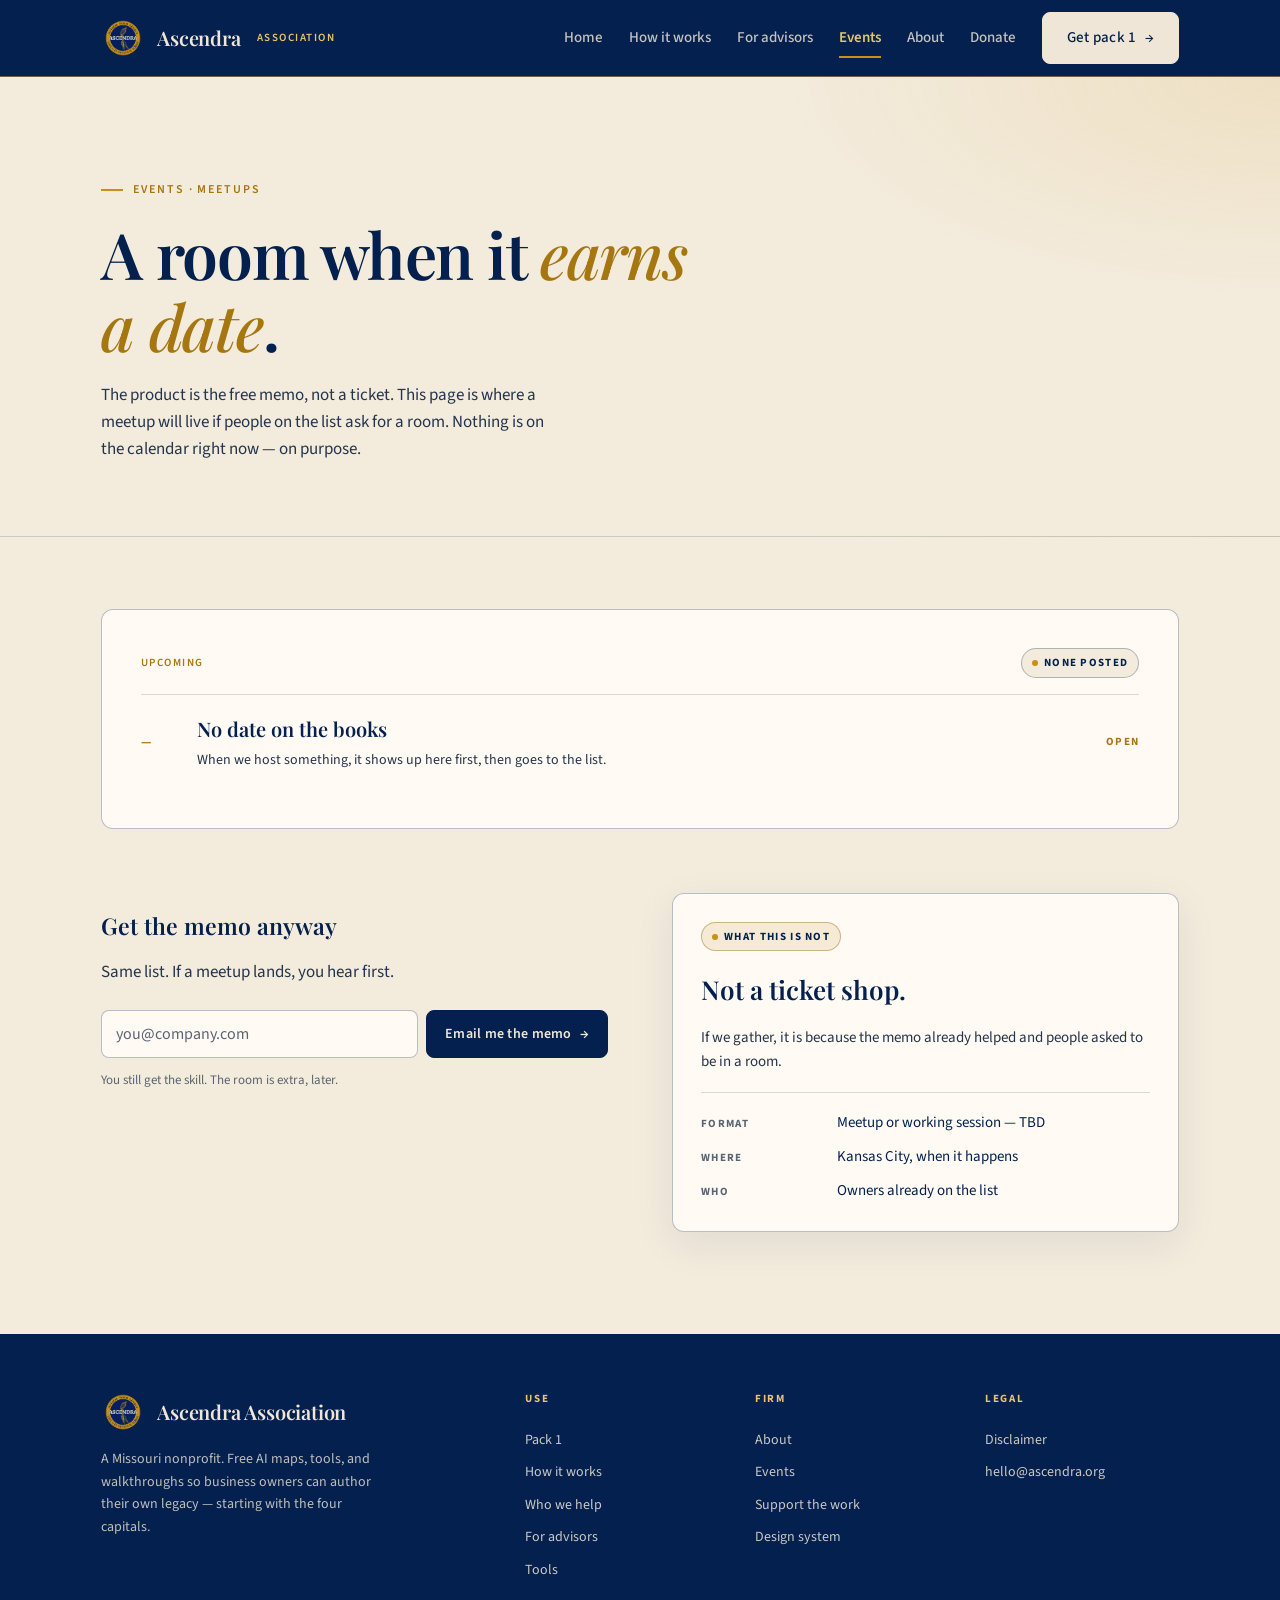
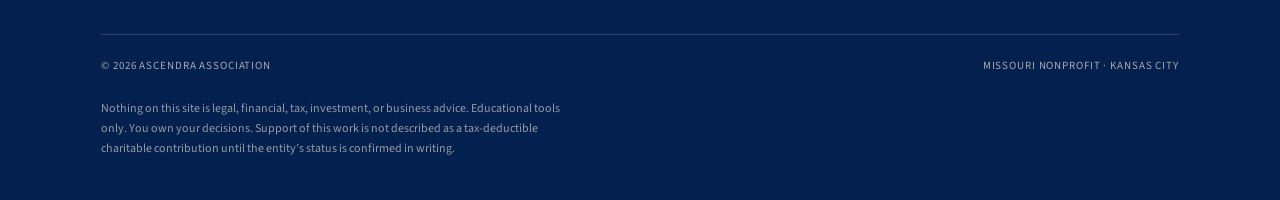
<file: events.html>
<!doctype html>
<html lang="en">
<head>
<meta charset="utf-8" />
<meta name="viewport" content="width=device-width,initial-scale=1" />
<title>Events — Ascendra</title>
<meta name="description" content="Meetups when they earn a room. Until then, the free memo is the product." />
<link rel="preconnect" href="https://fonts.googleapis.com" />
<link rel="preconnect" href="https://fonts.gstatic.com" crossorigin />
<link href="https://fonts.googleapis.com/css2?family=Playfair+Display:ital,wght@0,500;0,600;1,500&family=Source+Sans+3:wght@400;600;700&display=swap" rel="stylesheet" />
<link rel="stylesheet" href="assets/css/site.css" />
</head>
<body data-nav="events">

<div id="nav-mount"></div>

<header class="page-hero">
  <div class="wrap">
    <span class="eyebrow">Events · Meetups</span>
    <h1 class="h-display">A room when it <em>earns a date</em>.</h1>
    <p class="lead">The product is the free memo, not a ticket. This page is where a meetup will live if people on the list ask for a room. Nothing is on the calendar right now — on purpose.</p>
  </div>
</header>

<section>
  <div class="wrap pad-b" style="padding-top: clamp(40px, 6vw, 72px)">
    <div class="criteria">
      <div class="criteria-head">
        <span class="mono-sm" style="color:var(--gold-deep)">Upcoming</span>
        <span class="pill"><span class="dot"></span>None posted</span>
      </div>
      <div class="crit-row">
        <div class="n">—</div>
        <div class="t">No date on the books<small>When we host something, it shows up here first, then goes to the list.</small></div>
        <div class="v">Open</div>
      </div>
    </div>

    <div class="split" style="margin-top:64px">
      <div>
        <h2 class="h-3">Get the memo anyway</h2>
        <p class="body" style="margin: 14px 0 24px">Same list. If a meetup lands, you hear first.</p>
        <form class="capture" data-capture>
          <input type="email" name="email" required placeholder="you@company.com" autocomplete="email" aria-label="Email" />
          <button class="cta primary" type="submit">Email me the memo <span class="arrow">→</span></button>
        </form>
        <p class="capture-note">You still get the skill. The room is extra, later.</p>
      </div>
      <aside class="arch">
        <div class="arch-tag">
          <span class="pill warm"><span class="dot"></span>What this is not</span>
        </div>
        <h3>Not a ticket shop.</h3>
        <p class="sub">If we gather, it is because the memo already helped and people asked to be in a room.</p>
        <dl>
          <dt>Format</dt><dd>Meetup or working session — TBD</dd>
          <dt>Where</dt><dd>Kansas City, when it happens</dd>
          <dt>Who</dt><dd>Owners already on the list</dd>
        </dl>
      </aside>
    </div>
  </div>
</section>

<div id="foot-mount"></div>
<script src="assets/js/shell.js"></script>
</body>
</html>
</file>
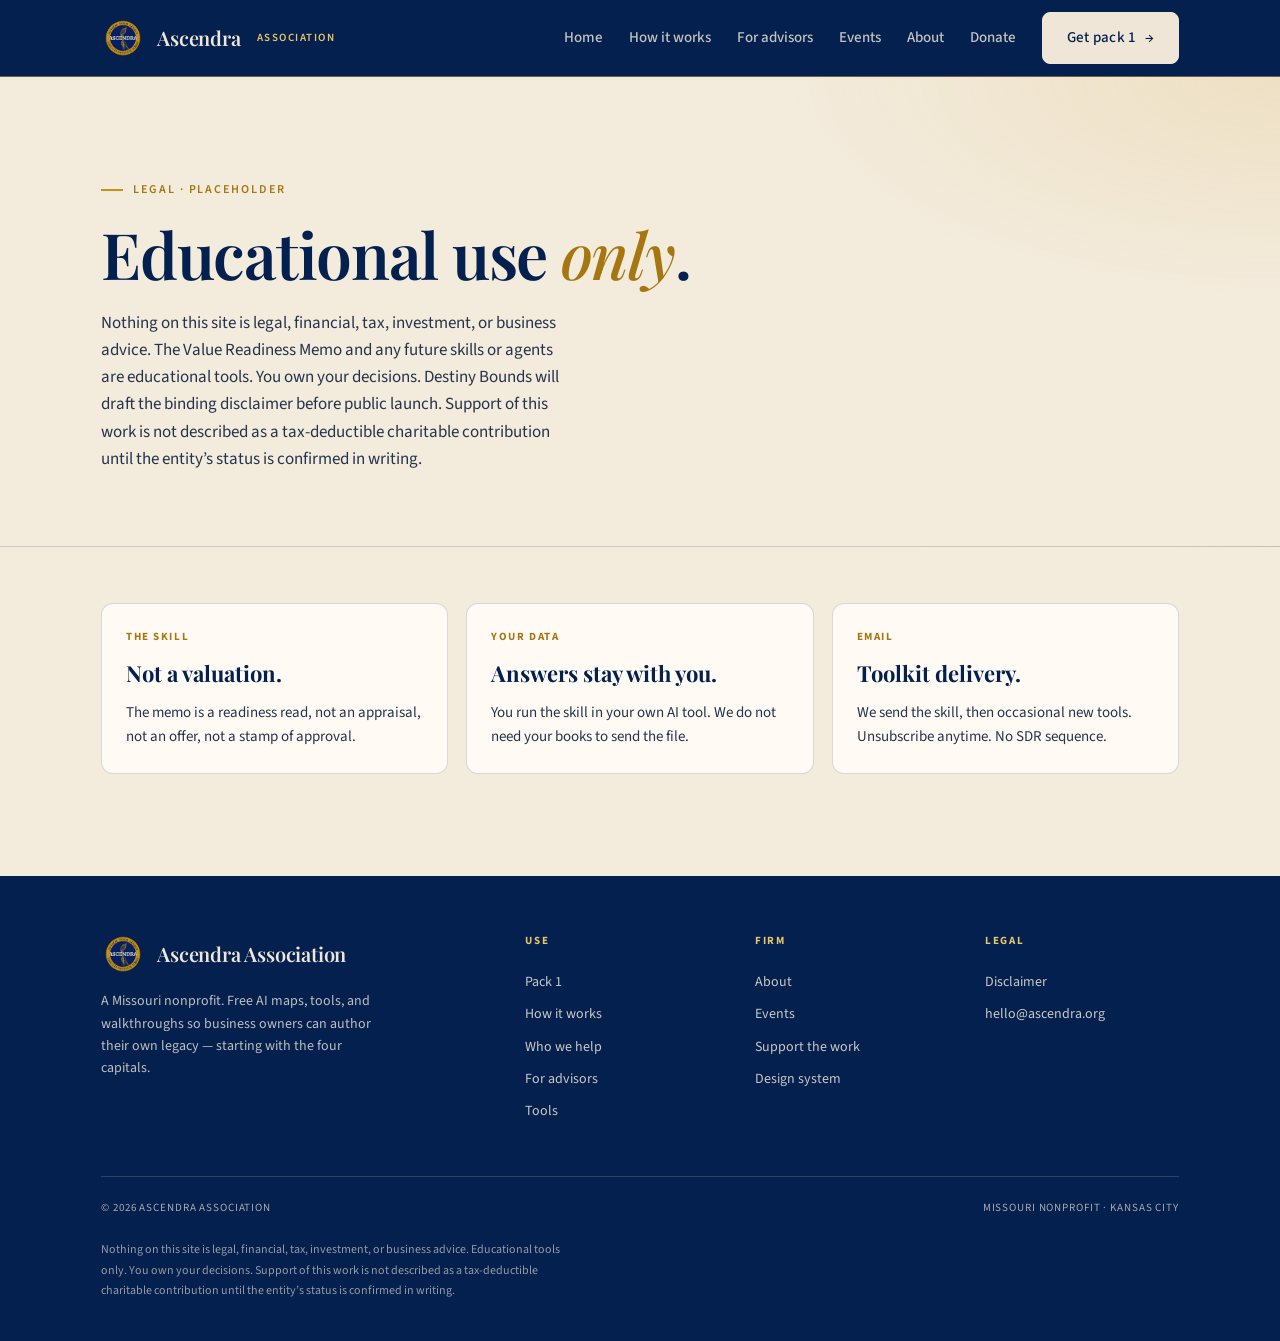
<file: legal.html>
<!doctype html>
<html lang="en">
<head>
<meta charset="utf-8" />
<meta name="viewport" content="width=device-width,initial-scale=1" />
<title>Legal — Ascendra</title>
<link rel="preconnect" href="https://fonts.googleapis.com" />
<link rel="preconnect" href="https://fonts.gstatic.com" crossorigin />
<link href="https://fonts.googleapis.com/css2?family=Playfair+Display:ital,wght@0,500;0,600;1,500&family=Source+Sans+3:wght@400;600;700&display=swap" rel="stylesheet" />
<link rel="stylesheet" href="assets/css/site.css" />
</head>
<body data-nav="">

<div id="nav-mount"></div>

<header class="page-hero">
  <div class="wrap">
    <span class="eyebrow">Legal · Placeholder</span>
    <h1 class="h-display">Educational use <em>only</em>.</h1>
    <p class="lead">Nothing on this site is legal, financial, tax, investment, or business advice. The Value Readiness Memo and any future skills or agents are educational tools. You own your decisions. Destiny Bounds will draft the binding disclaimer before public launch. Support of this work is not described as a tax-deductible charitable contribution until the entity’s status is confirmed in writing.</p>
  </div>
</header>

<section>
  <div class="wrap pad-b" style="padding-top: clamp(32px, 5vw, 56px)">
    <div class="wf-problems">
      <article class="wf-card">
        <div class="k">The skill</div>
        <h3>Not a valuation.</h3>
        <p>The memo is a readiness read, not an appraisal, not an offer, not a stamp of approval.</p>
      </article>
      <article class="wf-card">
        <div class="k">Your data</div>
        <h3>Answers stay with you.</h3>
        <p>You run the skill in your own AI tool. We do not need your books to send the file.</p>
      </article>
      <article class="wf-card">
        <div class="k">Email</div>
        <h3>Toolkit delivery.</h3>
        <p>We send the skill, then occasional new tools. Unsubscribe anytime. No SDR sequence.</p>
      </article>
    </div>
  </div>
</section>

<div id="foot-mount"></div>
<script src="assets/js/shell.js"></script>
</body>
</html>
</file>
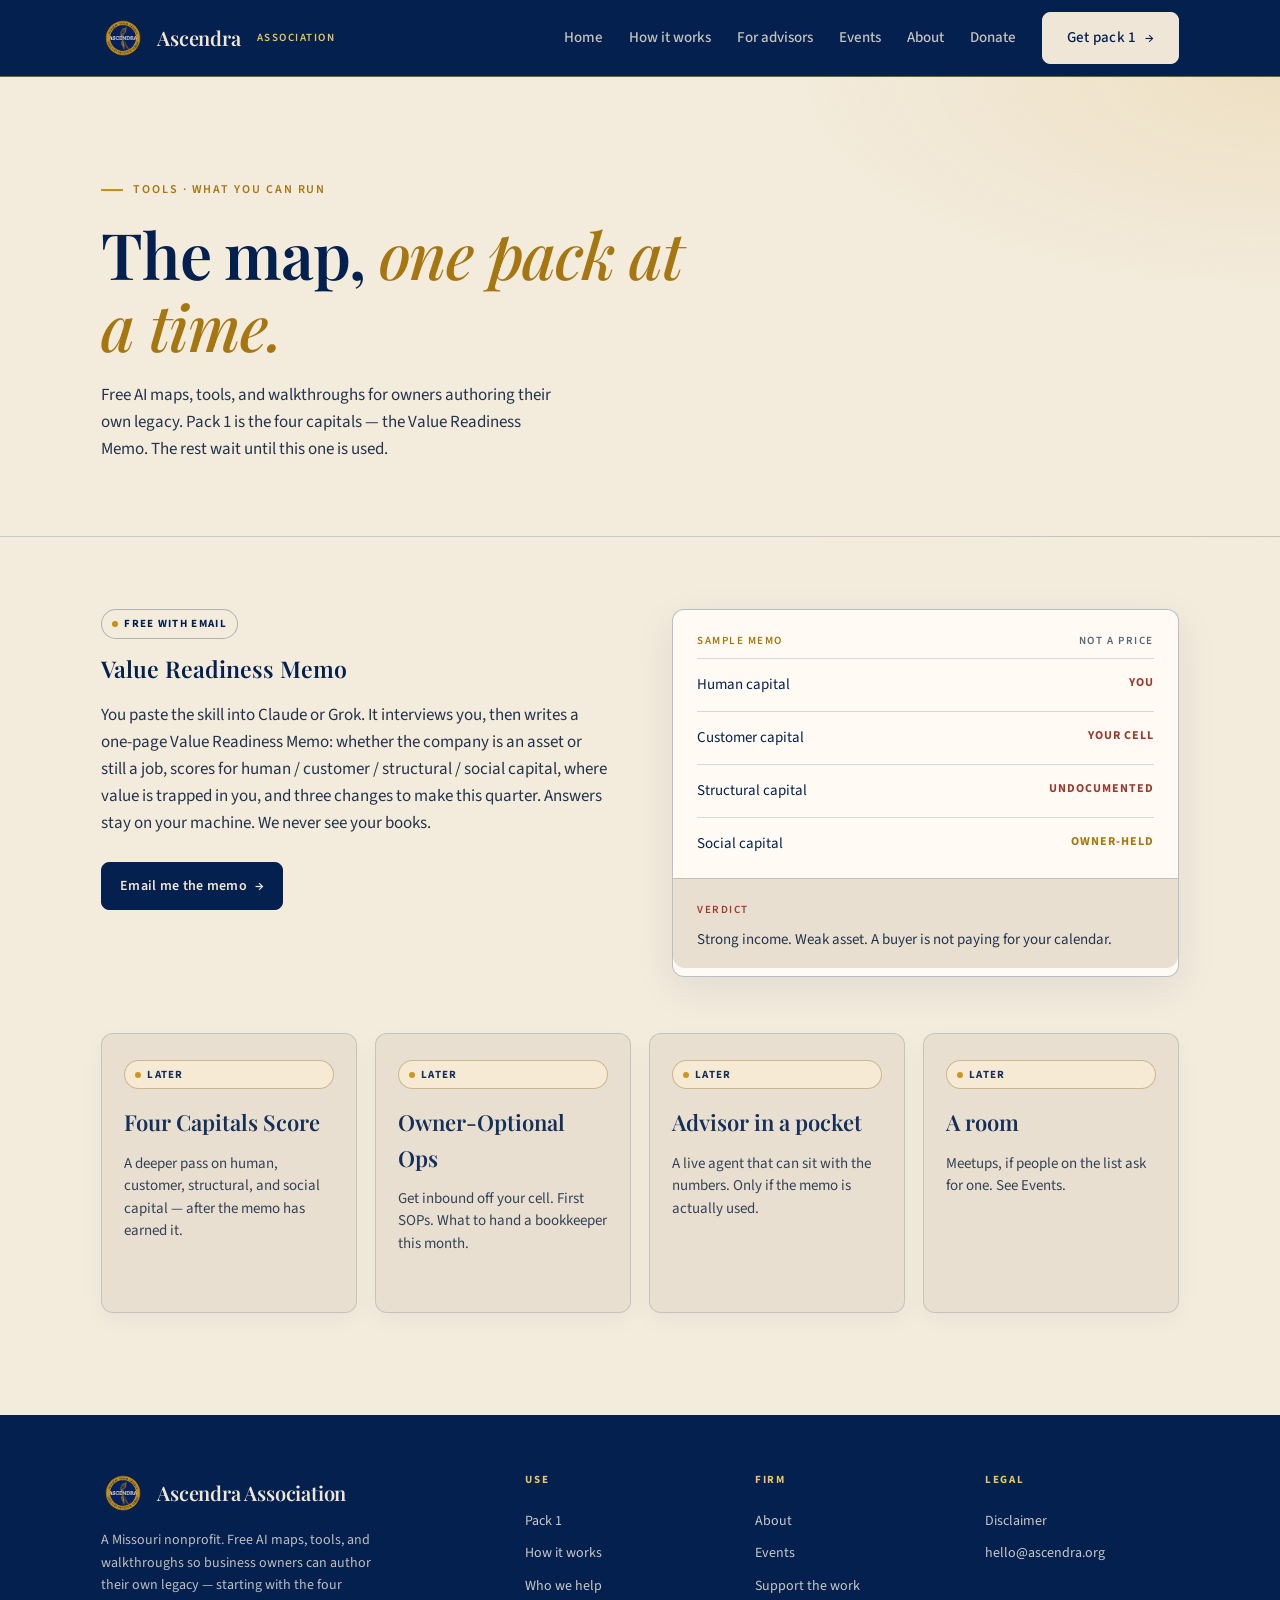
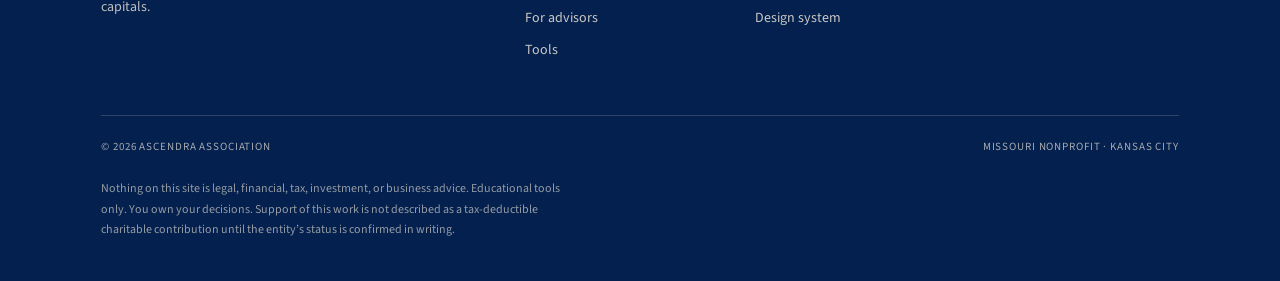
<file: tools.html>
<!doctype html>
<html lang="en">
<head>
<meta charset="utf-8" />
<meta name="viewport" content="width=device-width,initial-scale=1" />
<title>Tools — Ascendra</title>
<meta name="description" content="The Value Readiness Memo: a free skill that diagnoses what’s trapped in the owner and outlines the changes to make first." />
<link rel="preconnect" href="https://fonts.googleapis.com" />
<link rel="preconnect" href="https://fonts.gstatic.com" crossorigin />
<link href="https://fonts.googleapis.com/css2?family=Playfair+Display:ital,wght@0,500;0,600;1,500&family=Source+Sans+3:wght@400;600;700&display=swap" rel="stylesheet" />
<link rel="stylesheet" href="assets/css/site.css" />
</head>
<body data-nav="">

<div id="nav-mount"></div>

<header class="page-hero">
  <div class="wrap">
    <span class="eyebrow">Tools · What you can run</span>
    <h1 class="h-display">The map, <em>one pack at a time.</em></h1>
    <p class="lead">Free AI maps, tools, and walkthroughs for owners authoring their own legacy. Pack 1 is the four capitals — the Value Readiness Memo. The rest wait until this one is used.</p>
  </div>
</header>

<section>
  <div class="wrap pad-b" style="padding-top: clamp(40px, 6vw, 72px)">
    <div class="split">
      <div>
        <span class="pill"><span class="dot"></span>Free with email</span>
        <h2 class="h-3" style="margin-top:16px">Value Readiness Memo</h2>
        <p class="body">You paste the skill into Claude or Grok. It interviews you, then writes a one-page Value Readiness Memo: whether the company is an asset or still a job, scores for human / customer / structural / social capital, where value is trapped in you, and three changes to make this quarter. Answers stay on your machine. We never see your books.</p>
        <p style="margin-top:24px"><a href="index.html#memo" class="cta primary">Email me the memo <span class="arrow">→</span></a></p>
      </div>
      <aside class="scorecard" aria-label="Sample memo">
        <div class="head">
          <span class="mono-sm" style="color:var(--gold-deep)">Sample memo</span>
          <span class="mono-sm">Not a price</span>
        </div>
        <div class="score-row"><span class="k">Human capital</span><span class="v low">You</span></div>
        <div class="score-row"><span class="k">Customer capital</span><span class="v low">Your cell</span></div>
        <div class="score-row"><span class="k">Structural capital</span><span class="v low">Undocumented</span></div>
        <div class="score-row"><span class="k">Social capital</span><span class="v mid">Owner-held</span></div>
        <div class="score-verdict">
          <span class="mono-sm" style="color:var(--stop)">Verdict</span>
          <p>Strong income. Weak asset. A buyer is not paying for your calendar.</p>
        </div>
      </aside>
    </div>

    <div class="pack-grid" style="margin-top:56px">
      <article class="pack coming">
        <span class="pill warm"><span class="dot"></span>Later</span>
        <h3>Four Capitals Score</h3>
        <p>A deeper pass on human, customer, structural, and social capital — after the memo has earned it.</p>
      </article>
      <article class="pack coming">
        <span class="pill warm"><span class="dot"></span>Later</span>
        <h3>Owner-Optional Ops</h3>
        <p>Get inbound off your cell. First SOPs. What to hand a bookkeeper this month.</p>
      </article>
      <article class="pack coming">
        <span class="pill warm"><span class="dot"></span>Later</span>
        <h3>Advisor in a pocket</h3>
        <p>A live agent that can sit with the numbers. Only if the memo is actually used.</p>
      </article>
      <article class="pack coming">
        <span class="pill warm"><span class="dot"></span>Later</span>
        <h3>A room</h3>
        <p>Meetups, if people on the list ask for one. See Events.</p>
      </article>
    </div>
  </div>
</section>

<div id="foot-mount"></div>
<script src="assets/js/shell.js"></script>
</body>
</html>
</file>
<file: assets/css/site.css>
/* Ascendra Association — design language
   Pulled from the 2025 masterclass deck + circular seal.
   Light and inviting by default. Navy + gold are the ceremonial colors.
   ------------------------------------------------- */

:root{
  --navy: #03204E;
  --navy-deep: #021536;
  --navy-soft: #1A3A6B;
  --gold: #C89014;
  --gold-deep: #A67610;
  --gold-soft: #E8C56A;
  --cream: #EFE6D8;
  --paper: #F3EBDC;
  --paper-2: #E8DFD0;
  --white: #FFFBF4;
  --ink: #03204E;
  --ink-soft: #24344C;
  --ink-mute: #5A6574;
  --line: rgba(3,32,78,0.16);
  --line-strong: rgba(3,32,78,0.28);
  --pass: #2F6F4E;
  --stop: #9B3A2F;
  --warn: #C89014;

  --serif: "Playfair Display", "Source Serif 4", Georgia, serif;
  --sans:  "Source Sans 3", "Source Sans Pro", "Helvetica Neue", Arial, sans-serif;
  --script: "Great Vibes", "Snell Roundhand", cursive;

  --pad: clamp(20px, 4vw, 56px);
  --max: 1180px;
  --radius: 12px;
  --shadow: 0 12px 40px rgba(3,32,78,0.08);
}

*,*::before,*::after{ box-sizing:border-box; }
html,body{ margin:0; padding:0; background:var(--paper); color:var(--ink); }
html{ scroll-behavior:smooth; }
body{
  font-family: var(--sans);
  font-size: 17px;
  line-height: 1.6;
  -webkit-font-smoothing: antialiased;
  text-rendering: optimizeLegibility;
}
img{ max-width:100%; display:block; }
a{ color:inherit; text-decoration:none; }
button{ font: inherit; color: inherit; background:none; border:0; cursor:pointer; }

/* ============ Typography ============ */
.eyebrow{
  font-family: var(--sans);
  font-size: 12px;
  font-weight: 600;
  letter-spacing: 0.16em;
  text-transform: uppercase;
  color: var(--gold-deep);
  display:inline-flex; align-items:center; gap:10px;
}
.eyebrow::before{
  content:"";
  width:22px; height:2px; background: var(--gold);
  display:inline-block;
}
.eyebrow.plain::before{ display:none; }

.h-display{
  font-family: var(--serif);
  font-weight: 600;
  font-size: clamp(32px, 5.4vw, 58px);
  line-height: 1.12;
  letter-spacing: -0.02em;
  color: var(--navy);
  text-wrap: pretty;
  overflow-wrap: break-word;
  max-width: 100%;
}
.h-display em{ font-style: italic; color: var(--gold-deep); font-weight: 500; }

.h-section{
  font-family: var(--serif);
  font-weight: 600;
  font-size: clamp(28px, 3.2vw, 46px);
  line-height: 1.15;
  letter-spacing: -0.02em;
  text-wrap: balance;
  color: var(--navy);
}
.h-section em{ font-style: italic; color: var(--gold-deep); font-weight: 500; }

.h-3{
  font-family: var(--serif);
  font-weight: 600;
  font-size: clamp(22px, 1.8vw, 28px);
  line-height: 1.2;
}

.lead{
  font-family: var(--sans);
  font-size: clamp(17px, 1.3vw, 20px);
  line-height: 1.6;
  color: var(--ink-soft);
  max-width: 58ch;
  font-weight: 400;
}
.body{ color: var(--ink-soft); }
.mono-sm{
  font-family: var(--sans);
  font-size: 11px;
  font-weight: 600;
  letter-spacing: 0.14em;
  text-transform: uppercase;
  color: var(--ink-mute);
}

/* ============ Layout ============ */
.wrap{ max-width: var(--max); margin: 0 auto; padding: 0 var(--pad); }
.rule{ border-top: 1px solid var(--line); }
.rule-strong{ border-top: 1px solid var(--line-strong); }
section{ position: relative; }

/* ============ Nav ============ */
.nav{
  position: sticky; top: 0; z-index: 50;
  background: var(--navy);
  border-bottom: 1px solid color-mix(in oklab, var(--gold) 55%, var(--navy));
}
.nav .brand{ color: var(--cream); }
.nav .brand small{ color: var(--gold-soft); }
.nav-links a{ color: color-mix(in oklab, var(--cream) 82%, transparent); }
.nav-links a:hover,
.nav-links a.current{ color: var(--cream); }
.nav-toggle{
  display:none;
  font-family: var(--sans); font-size: 13px; font-weight: 600;
  letter-spacing: 0.08em; text-transform: uppercase;
  border: 1px solid color-mix(in oklab, var(--cream) 35%, transparent);
  padding: 8px 12px;
  color: var(--cream);
  border-radius: 8px;
}
.nav .cta.primary{
  background: var(--cream); color: var(--navy); border-color: var(--cream);
  padding: 13px 24px;
  white-space: nowrap;
}
.nav .cta.primary:hover{
  background: var(--gold); border-color: var(--gold); color: var(--navy-deep);
}
.nav-inner{
  display:flex; align-items:center; justify-content:space-between;
  padding: 12px var(--pad);
  max-width: var(--max);
  margin: 0 auto;
}
.brand{
  display:flex; align-items:center; gap:12px;
  font-family: var(--serif); font-size: 20px; letter-spacing: -0.01em;
  color: var(--navy); font-weight: 600;
}
.brand img{
  width: 44px; height: 44px;
}
.brand strong{ font-weight: 600; }
.brand small{
  color: var(--ink-mute);
  font-family: var(--sans);
  font-size: 11px; font-weight: 600;
  letter-spacing: 0.14em; text-transform: uppercase; margin-left: 4px;
}

.nav-links{ display:flex; align-items:center; gap: 26px; }
.nav-links a{
  font-size: 15px; font-weight: 500;
  padding: 6px 0; position: relative;
  transition: color .2s ease;
}
.nav-links a::after{
  content:""; position:absolute; left:0; right:100%; bottom:-2px; height:2px;
  background: var(--gold); transition: right .3s ease;
}
.nav-links a:hover{ color: var(--cream); }
.nav-links a:hover::after{ right: 0; }
.nav-links a.current{ color: var(--gold-soft); font-weight: 600; }
.nav-links a.current::after{ right: 0; }

.cta{
  display:inline-flex; align-items:center; justify-content:center; gap:8px;
  padding: 12px 18px;
  font-family: var(--sans); font-size: 14px; font-weight: 600;
  letter-spacing: 0.02em;
  border: 1.5px solid var(--navy);
  color: var(--navy);
  background: transparent;
  border-radius: 8px;
  transition: all .2s ease;
}
.cta:hover{ background: var(--navy); color: var(--cream); }
.cta.primary{
  background: var(--navy); color: var(--cream); border-color: var(--navy);
}
.cta.primary:hover{ background: var(--gold); border-color: var(--gold); color: var(--navy-deep); }
.cta.ghost{ border-color: var(--line-strong); color: var(--ink-soft); }
.cta.ghost:hover{ border-color: var(--navy); color: var(--navy); background: transparent; }
.cta .arrow{ font-size: 14px; }

/* ============ Hero ============ */
.hero{
  padding: clamp(48px, 8vw, 100px) 0 clamp(48px, 7vw, 88px);
  position: relative;
  background:
    radial-gradient(1200px 480px at 90% -10%, rgba(200,144,20,0.14), transparent 60%),
    var(--paper);
}
.hero-inner{
  display:grid;
  grid-template-columns: 1.15fr 0.9fr;
  gap: clamp(36px, 6vw, 80px);
  align-items: center;
}
@media (max-width: 900px){ .hero-inner{ grid-template-columns: 1fr; } }

.hero-eyebrow-row{
  display:flex; justify-content:space-between; align-items:center;
  margin-bottom: 24px;
}
.hero .h-display{ margin: 0 0 22px 0; }
.hero .lead{ margin-bottom: 28px; }
.hero-ctas{ display:flex; gap: 12px; flex-wrap: wrap; }

/* ============ Capture ============ */
.capture{
  display:flex; gap: 8px; flex-wrap: wrap; align-items: stretch;
  max-width: 520px;
}
.capture input[type="email"]{
  flex: 1 1 220px;
  min-width: 0;
  background: var(--white);
  border: 1.5px solid var(--line-strong);
  color: var(--ink);
  padding: 12px 14px;
  font-family: var(--sans);
  font-size: 16px;
  border-radius: 8px;
}
.capture input[type="email"]:focus{ outline: 0; border-color: var(--gold); }
.capture input[type="email"]::placeholder{ color: var(--ink-mute); }
.capture .cta{ white-space: nowrap; }
.capture-note{
  margin: 12px 0 0;
  font-size: 13px;
  color: var(--ink-mute); max-width: 52ch; line-height: 1.55;
}
.capture.ok .cta.primary{ background: var(--pass); border-color: var(--pass); color: #fff; }

/* ============ Scorecard ============ */
.scorecard{
  border: 1px solid var(--line-strong);
  background: var(--white);
  padding: 22px 24px 8px;
  border-radius: var(--radius);
  box-shadow: var(--shadow);
}
.scorecard .head{
  display:flex; justify-content:space-between; align-items:baseline;
  margin-bottom: 8px;
}
.score-row{
  display:grid; grid-template-columns: 1fr auto; gap: 12px;
  padding: 14px 0; border-top: 1px solid var(--line);
  font-size: 15px;
}
.score-row .k{ color: var(--ink); }
.score-row .v{
  font-size: 12px; font-weight: 700; letter-spacing: 0.08em; text-transform: uppercase;
}
.score-row .v.low{ color: var(--stop); }
.score-row .v.mid{ color: var(--gold-deep); }
.score-row .v.high{ color: var(--pass); }
.score-verdict{
  margin: 8px -24px 0; padding: 16px 24px;
  border-top: 1px solid var(--line);
  background: var(--paper-2);
  border-radius: 0 0 var(--radius) var(--radius);
}
.score-verdict p{ margin: 6px 0 0; font-size: 15px; color: var(--ink-soft); }

/* ============ Ticker (navy ribbon, like the deck) ============ */
.ticker{
  border-top: 1px solid var(--navy-deep);
  border-bottom: 1px solid var(--navy-deep);
  overflow: hidden;
  background: var(--navy);
  color: var(--cream);
}
.ticker-track{
  display:flex; gap: 48px;
  padding: 12px var(--pad);
  animation: ticker 50s linear infinite;
  white-space: nowrap;
}
.ticker-item{
  display:inline-flex; align-items:center; gap: 12px;
  font-size: 12px; font-weight: 600; letter-spacing: 0.12em;
  color: var(--cream); text-transform: uppercase;
}
.ticker-item .dot{ width: 7px; height: 7px; background: var(--gold); border-radius: 50%; }
.ticker-item .val{ color: var(--gold-soft); }
@keyframes ticker { from { transform: translateX(0);} to { transform: translateX(-50%);} }

/* ============ Section chrome ============ */
.sec-head{
  display:grid;
  grid-template-columns: 200px 1fr;
  gap: clamp(20px, 4vw, 64px);
  align-items: start;
  padding-top: clamp(56px, 8vw, 96px);
  padding-bottom: clamp(28px, 4vw, 48px);
}
@media (max-width: 800px){ .sec-head{ grid-template-columns: 1fr; gap: 16px; } }
.sec-head.stack{
  grid-template-columns: 1fr;
  gap: 12px;
}
.sec-head.stack .h-section{ max-width: 22ch; }
.pad-b{ padding-bottom: clamp(56px, 8vw, 104px); }

/* ============ Journey ============ */
.journey{
  display:grid; grid-template-columns: repeat(3, 1fr); gap: 20px;
}
@media (max-width: 900px){ .journey{ grid-template-columns: 1fr; } }
.j-step{
  padding: 28px 24px 32px;
  background: var(--white);
  border: 1px solid var(--line);
  border-radius: var(--radius);
  position: relative;
  box-shadow: 0 8px 24px rgba(3,32,78,0.04);
}
.j-num{ font-size: 12px; font-weight: 700; color: var(--gold-deep); letter-spacing: 0.14em; }
.j-title{ font-family: var(--serif); font-size: 22px; margin: 12px 0 10px; color: var(--navy); }
.j-body{ font-size: 15px; color: var(--ink-soft); line-height: 1.55; }
.j-arrow{ display:none; }

/* ============ Split / cards ============ */
.split{ display:grid; grid-template-columns: 1fr 1fr; gap: clamp(32px, 5vw, 64px); align-items: start; }
@media (max-width: 900px){ .split{ grid-template-columns: 1fr; } }

.arch{
  border: 1px solid var(--line-strong);
  background: var(--white);
  padding: 28px;
  border-radius: var(--radius);
  box-shadow: var(--shadow);
}
.arch-tag{ display:flex; align-items:center; justify-content:space-between; margin-bottom: 18px; }
.arch h3{ font-family: var(--serif); font-size: 26px; font-weight: 600; margin: 0 0 8px; color: var(--navy); }
.arch .sub{ color: var(--ink-soft); font-size: 15px; margin-bottom: 18px; }
.arch dl{ margin: 0; display: grid; grid-template-columns: 120px 1fr; gap: 10px 16px; padding-top: 18px; border-top: 1px solid var(--line); }
.arch dt{ font-size: 11px; text-transform: uppercase; letter-spacing: 0.12em; color: var(--ink-mute); font-weight: 700; padding-top: 4px; }
.arch dd{ margin: 0; font-size: 15px; color: var(--ink); }

.pill{
  display:inline-flex; align-items:center; gap: 6px;
  font-size: 11px; font-weight: 700; text-transform: uppercase; letter-spacing: 0.12em;
  padding: 5px 10px; border: 1px solid var(--line-strong); color: var(--navy);
  border-radius: 999px; background: var(--paper);
}
.pill .dot{ width:6px; height: 6px; border-radius: 50%; background: var(--gold); }
.pill.warm{ background: color-mix(in oklab, var(--gold) 16%, var(--white)); border-color: color-mix(in oklab, var(--gold) 40%, var(--line)); }

/* ============ Criteria ============ */
.criteria{
  border: 1px solid var(--line-strong);
  background: var(--white);
  padding: clamp(24px, 3vw, 40px);
  border-radius: var(--radius);
}
.criteria-head{ display:flex; align-items:center; justify-content:space-between; margin-bottom: 16px; }
.crit-row{
  display:grid; grid-template-columns: 40px 1fr auto; gap: 16px;
  padding: 18px 0; border-top: 1px solid var(--line);
  align-items: center;
}
.crit-row:first-of-type{ border-top: 0; }
.crit-row .n{ font-size: 13px; color: var(--gold-deep); font-weight: 700; letter-spacing: 0.08em; }
.crit-row .t{ font-family: var(--serif); font-size: 20px; font-weight: 600; color: var(--navy); }
.crit-row .t small{ display:block; font-family: var(--sans); font-size: 14px; color: var(--ink-soft); margin-top: 4px; font-weight: 400; }
.crit-row .v{ font-size: 11px; font-weight: 700; letter-spacing: 0.12em; text-transform: uppercase; color: var(--gold-deep); }

/* ============ Packs ============ */
.pack-grid{
  display:grid; grid-template-columns: repeat(4, 1fr); gap: 18px;
}
@media (max-width: 1100px){ .pack-grid{ grid-template-columns: repeat(2,1fr); } }
@media (max-width: 640px){ .pack-grid{ grid-template-columns: 1fr; } }
.pack{
  padding: 26px 22px 28px;
  background: var(--white);
  border: 1px solid var(--line);
  border-radius: var(--radius);
  display:flex; flex-direction:column; gap: 12px;
  min-height: 280px;
  box-shadow: 0 8px 24px rgba(3,32,78,0.04);
  transition: transform .2s ease, box-shadow .2s ease;
}
.pack:hover{ transform: translateY(-2px); box-shadow: var(--shadow); }
.pack.coming{ opacity: 0.92; background: var(--paper-2); }
.pack h3{ font-family: var(--serif); font-size: 22px; font-weight: 600; margin: 4px 0 0; color: var(--navy); }
.pack p{ font-size: 15px; color: var(--ink-soft); margin: 0; flex: 1; line-height: 1.5; }
.pack .more{ margin-top: auto; font-size: 13px; font-weight: 700; letter-spacing: 0.06em; text-transform: uppercase; color: var(--gold-deep); }

/* ============ Transcript ============ */
.transcript{
  border: 1px solid var(--line-strong);
  background: var(--white);
  overflow: hidden;
  border-radius: var(--radius);
  box-shadow: var(--shadow);
}
.transcript-bar{
  display:flex; justify-content:space-between; align-items:center;
  padding: 12px 18px;
  border-bottom: 1px solid var(--line);
  font-size: 11px; font-weight: 700; letter-spacing: 0.12em; text-transform: uppercase;
  color: var(--ink-mute);
  background: var(--paper-2);
}
.transcript-bar .live{ color: var(--gold-deep); display:inline-flex; align-items:center; gap: 8px; }
.transcript-bar .live::before{
  content:""; width:7px; height:7px; border-radius:50%; background: var(--gold);
}
.t-row{ padding: 16px 18px; border-bottom: 1px solid var(--line); }
.t-row:last-child{ border-bottom: 0; }
.t-who{
  font-size: 11px; font-weight: 700; letter-spacing: 0.14em; text-transform: uppercase;
  color: var(--ink-mute); margin-bottom: 6px;
}
.t-row.agent .t-who{ color: var(--gold-deep); }
.t-row p{ margin: 0; font-size: 15px; color: var(--ink-soft); line-height: 1.55; max-width: 62ch; }

/* ============ FAQ ============ */
.faq{ border-top: 1px solid var(--line-strong); }
.faq details{ border-bottom: 1px solid var(--line); padding: 18px 0; }
.faq summary{
  cursor: pointer;
  font-family: var(--serif); font-size: 22px; color: var(--navy);
  list-style: none;
  display: block;
  position: relative;
  padding-right: 36px;
  overflow: visible;
}
.faq summary::-webkit-details-marker{ display:none; }
.faq summary::after{
  content:"+";
  position: absolute; right: 0; top: 0;
  font-family: var(--sans); font-size: 20px; color: var(--gold-deep);
}
.faq details[open] summary::after{ content:"–"; }
.faq details p{
  margin: 12px 0 2px; color: var(--ink-soft); font-size: 17px; max-width: none;
  overflow: visible; line-height: 1.65;
}

/* ============ CTA band ============ */
.cta-band{
  padding: clamp(56px, 8vw, 88px) 0;
  border-top: 0;
  background: var(--navy);
  color: var(--cream);
}
.cta-band .split{ align-items: center; }
.cta-band h2{ font-family: var(--serif); font-size: clamp(28px, 3.6vw, 48px); font-weight: 600; letter-spacing: -0.02em; line-height: 1.12; margin: 0; color: var(--cream); }
.cta-band .lead{ color: color-mix(in oklab, var(--cream) 82%, transparent); }
.cta-band .eyebrow{ color: var(--gold-soft); }
.cta-band .eyebrow::before{ background: var(--gold); }
.cta-band .capture-note{ color: color-mix(in oklab, var(--cream) 62%, transparent); }
.cta-band .capture input[type="email"]{
  background: var(--navy-soft);
  border-color: color-mix(in oklab, var(--cream) 35%, transparent);
  color: var(--cream);
}
.cta-band .cta.primary{
  background: var(--cream); color: var(--navy); border-color: var(--cream);
}
.cta-band .cta.primary:hover{
  background: var(--gold); border-color: var(--gold); color: var(--navy-deep);
}
.cta-band .aside{ font-size: 15px; color: color-mix(in oklab, var(--cream) 80%, transparent); line-height: 1.6; }

/* ============ Page hero ============ */
.page-hero{
  padding: clamp(56px, 8vw, 96px) 0 clamp(36px, 5vw, 56px);
  border-bottom: 1px solid var(--line);
  background:
    radial-gradient(900px 400px at 100% 0%, rgba(200,144,20,0.12), transparent 55%),
    var(--paper);
}
.page-hero .h-display{ font-size: clamp(36px, 5vw, 64px); margin: 18px 0 20px; max-width: 18ch; }

/* ============ Roles / about ============ */
.roles{
  display:grid; grid-template-columns: repeat(4, 1fr); gap: 16px;
}
@media (max-width: 700px){ .roles{ grid-template-columns: repeat(2,1fr); } }
.role{
  padding: 22px;
  background: var(--white);
  border: 1px solid var(--line);
  border-radius: var(--radius);
}
.role .k{ font-size: 12px; color: var(--gold-deep); letter-spacing: 0.12em; text-transform: uppercase; margin-bottom: 6px; font-weight: 700; }
.role .v{ font-family: var(--serif); font-size: 18px; color: var(--navy); }

/* ============ Footer (navy ceremonial, from the deck) ============ */
footer{
  background: var(--navy);
  color: var(--cream);
  padding: 56px 0 28px;
}
.foot-grid{ display:grid; grid-template-columns: 2fr 1fr 1fr 1fr; gap: 36px; margin-bottom: 48px; }
@media (max-width: 800px){ .foot-grid{ grid-template-columns: 1fr 1fr; } }
.foot-col h5{
  font-size: 11px; text-transform: uppercase; letter-spacing: 0.16em;
  color: var(--gold-soft); margin: 0 0 16px; font-weight: 700;
}
.foot-col a{ display:block; font-size: 14px; color: var(--cream); padding: 5px 0; opacity: 0.85; }
.foot-col a:hover{ opacity: 1; color: var(--gold-soft); }
.foot-brand .brand{ color: var(--cream); }
.foot-brand p{ color: color-mix(in oklab, var(--cream) 80%, transparent); font-size: 14px; max-width: 40ch; margin: 14px 0 0; }
.foot-legal{
  display:flex; justify-content:space-between; align-items: baseline;
  padding-top: 22px; border-top: 1px solid rgba(239,230,216,0.18);
  font-size: 11px; color: color-mix(in oklab, var(--cream) 70%, transparent);
  letter-spacing: 0.08em; text-transform: uppercase;
  gap: 20px; flex-wrap: wrap;
}
.disclaimer{
  margin-top: 24px; font-size: 12px; color: color-mix(in oklab, var(--cream) 62%, transparent);
  line-height: 1.7; max-width: 78ch;
}

/* ============ Design-system extras ============ */
.ds-wrap{ padding: clamp(40px, 6vw, 72px) 0; }
.ds-modes{
  display:grid; grid-template-columns: 1fr 1fr; gap: 0;
  border: 1px solid var(--line-strong);
  margin: 32px 0 64px;
  border-radius: var(--radius);
  overflow: hidden;
}
@media (max-width: 900px){ .ds-modes{ grid-template-columns: 1fr; } }
.ds-mode{ padding: clamp(24px, 3vw, 40px); }
.ds-mode.light{ background: var(--paper); color: var(--navy); }
.ds-mode.navy{ background: var(--navy); color: var(--cream); }
.ds-mode h3{ font-family: var(--serif); font-weight: 600; font-size: 28px; margin: 8px 0 8px; }
.ds-mode .subtitle{ font-size: 14px; opacity: .78; margin: 0 0 22px; max-width: 44ch; }
.ds-swatch{ display:grid; grid-template-columns: 40px 1fr auto; align-items:center; gap:14px; padding: 10px 0; border-top: 1px solid currentColor; border-color: rgba(128,128,128,0.18); }
.ds-swatch:first-of-type{ border-top: 0; }
.ds-swatch .chip{ width: 40px; height: 32px; border: 1px solid rgba(128,128,128,0.25); border-radius: 4px; }
.ds-swatch .k{ font-size: 12px; font-weight: 600; }
.ds-swatch .v{ font-size: 11px; opacity: 0.7; letter-spacing: 0.04em; }
.ds-section-title{ font-family: var(--serif); font-size: clamp(28px,3vw,40px); font-weight: 600; margin: 48px 0 16px; color: var(--navy); }
.ds-usage-grid{ display:grid; grid-template-columns: 1fr 1fr; gap: 24px; margin-top: 24px; }
@media (max-width: 800px){ .ds-usage-grid{ grid-template-columns: 1fr; } }
.ds-usage-card{ padding: 24px; border: 1px solid var(--line-strong); background: var(--white); border-radius: var(--radius); }
.ds-usage-card h4{ font-family: var(--serif); font-size: 20px; font-weight: 600; margin: 0 0 10px; color: var(--navy); }
.ds-usage-card p{ color: var(--ink-soft); font-size: 14px; margin: 0 0 12px; }
.ds-usage-card ul{ margin: 0; padding-left: 18px; color: var(--ink-soft); font-size: 14px; }
.ds-usage-card li{ padding: 3px 0; }
.ds-token-table{ width: 100%; border-collapse: collapse; margin-top: 12px; font-size: 13px; }
.ds-token-table th, .ds-token-table td{
  text-align: left; padding: 10px 12px; border-bottom: 1px solid var(--line); vertical-align: top;
}
.ds-token-table th{ font-size: 11px; letter-spacing: 0.12em; text-transform: uppercase; color: var(--ink-mute); }
.ds-token-table code{ font-size: 12px; color: var(--navy); }
.ds-token-table td.desc{ color: var(--ink-soft); }

/* ============ Mobile ============ */
@media (max-width: 900px){
  .nav-toggle{ display:inline-flex; }
  .nav-inner{ flex-wrap: wrap; }
  .brand small{ display:none; }
  .nav-links{
    display:none;
    flex-direction: column;
    align-items: flex-start;
    gap: 4px;
    width: 100%;
    padding: 8px 0 12px;
    border-top: 1px solid var(--line);
  }
  .nav-links.open{ display:flex; }
  .nav-links a{ padding: 10px 0; }
  .nav-links .cta{ margin-top: 8px; }
  .capture{ flex-direction: column; max-width: 100%; }
  .capture input[type="email"]{ flex: 1 1 auto; width: 100%; }
  .capture .cta{ width: 100%; justify-content: center; }
}

.wf-problems{
  display:grid; grid-template-columns: repeat(3, 1fr); gap: 18px;
}
@media (max-width: 800px){ .wf-problems{ grid-template-columns: 1fr; } }
.wf-card{
  background: var(--white);
  border: 1px solid var(--line);
  border-radius: var(--radius);
  padding: 24px;
}
.wf-card .k{
  font-size: 11px; font-weight: 700; letter-spacing: 0.14em;
  text-transform: uppercase; color: var(--gold-deep); margin-bottom: 10px;
}
.wf-card h3{ font-family: var(--serif); font-size: 22px; margin: 0 0 10px; color: var(--navy); }
.wf-card p{ margin: 0; color: var(--ink-soft); font-size: 15px; }
.wf-stakes{ display:grid; grid-template-columns: 1fr 1fr; gap: 18px; }
@media (max-width: 800px){ .wf-stakes{ grid-template-columns: 1fr; } }
.wf-stakes .fail{ border-color: color-mix(in oklab, var(--stop) 35%, var(--line)); }
.wf-stakes .win{ border-color: color-mix(in oklab, var(--pass) 35%, var(--line)); }
.hero.single .hero-inner{ grid-template-columns: 1fr; max-width: 760px; }
.hero.single .h-display em{ display: block; }
.hero.single .capture{ max-width: 520px; }

@media (prefers-reduced-motion: reduce){
  .ticker-track{ animation: none; }
  *{ transition: none !important; }
}
</file>
<file: wireframes/a/assets/css/site.css>
/* Ascendra Association — design language
   Pulled from the 2025 masterclass deck + circular seal.
   Light and inviting by default. Navy + gold are the ceremonial colors.
   ------------------------------------------------- */

:root{
  --navy: #03204E;
  --navy-deep: #021536;
  --navy-soft: #1A3A6B;
  --gold: #C89014;
  --gold-deep: #A67610;
  --gold-soft: #E8C56A;
  --cream: #EFE6D8;
  --paper: #FBF8F2;
  --paper-2: #F3EEE4;
  --white: #FFFFFF;
  --ink: #03204E;
  --ink-soft: #3A4A63;
  --ink-mute: #6B7380;
  --line: rgba(3,32,78,0.12);
  --line-strong: rgba(3,32,78,0.22);
  --pass: #2F6F4E;
  --stop: #9B3A2F;
  --warn: #C89014;

  --serif: "Playfair Display", "Source Serif 4", Georgia, serif;
  --sans:  "Source Sans 3", "Source Sans Pro", "Helvetica Neue", Arial, sans-serif;
  --script: "Great Vibes", "Snell Roundhand", cursive;

  --pad: clamp(20px, 4vw, 56px);
  --max: 1180px;
  --radius: 12px;
  --shadow: 0 12px 40px rgba(3,32,78,0.08);
}

*,*::before,*::after{ box-sizing:border-box; }
html,body{ margin:0; padding:0; background:var(--paper); color:var(--ink); }
html{ scroll-behavior:smooth; }
body{
  font-family: var(--sans);
  font-size: 17px;
  line-height: 1.6;
  -webkit-font-smoothing: antialiased;
  text-rendering: optimizeLegibility;
}
img{ max-width:100%; display:block; }
a{ color:inherit; text-decoration:none; }
button{ font: inherit; color: inherit; background:none; border:0; cursor:pointer; }

/* ============ Typography ============ */
.eyebrow{
  font-family: var(--sans);
  font-size: 12px;
  font-weight: 600;
  letter-spacing: 0.16em;
  text-transform: uppercase;
  color: var(--gold-deep);
  display:inline-flex; align-items:center; gap:10px;
}
.eyebrow::before{
  content:"";
  width:22px; height:2px; background: var(--gold);
  display:inline-block;
}
.eyebrow.plain::before{ display:none; }

.h-display{
  font-family: var(--serif);
  font-weight: 600;
  font-size: clamp(34px, 7vw, 76px);
  line-height: 1.1;
  letter-spacing: -0.02em;
  color: var(--navy);
  text-wrap: balance;
  overflow-wrap: break-word;
}
.h-display em{ font-style: italic; color: var(--gold-deep); font-weight: 500; }

.h-section{
  font-family: var(--serif);
  font-weight: 600;
  font-size: clamp(28px, 3.2vw, 46px);
  line-height: 1.15;
  letter-spacing: -0.02em;
  text-wrap: balance;
  color: var(--navy);
}
.h-section em{ font-style: italic; color: var(--gold-deep); font-weight: 500; }

.h-3{
  font-family: var(--serif);
  font-weight: 600;
  font-size: clamp(22px, 1.8vw, 28px);
  line-height: 1.2;
}

.lead{
  font-family: var(--sans);
  font-size: clamp(17px, 1.3vw, 20px);
  line-height: 1.6;
  color: var(--ink-soft);
  max-width: 58ch;
  font-weight: 400;
}
.body{ color: var(--ink-soft); }
.mono-sm{
  font-family: var(--sans);
  font-size: 11px;
  font-weight: 600;
  letter-spacing: 0.14em;
  text-transform: uppercase;
  color: var(--ink-mute);
}

/* ============ Layout ============ */
.wrap{ max-width: var(--max); margin: 0 auto; padding: 0 var(--pad); }
.rule{ border-top: 1px solid var(--line); }
.rule-strong{ border-top: 1px solid var(--line-strong); }
section{ position: relative; }

/* ============ Nav ============ */
.nav{
  position: sticky; top: 0; z-index: 50;
  background: color-mix(in oklab, var(--paper) 86%, transparent);
  backdrop-filter: blur(14px) saturate(1.1);
  -webkit-backdrop-filter: blur(14px) saturate(1.1);
  border-bottom: 1px solid var(--line);
}
.nav-inner{
  display:flex; align-items:center; justify-content:space-between;
  padding: 12px var(--pad);
  max-width: var(--max);
  margin: 0 auto;
}
.brand{
  display:flex; align-items:center; gap:12px;
  font-family: var(--serif); font-size: 20px; letter-spacing: -0.01em;
  color: var(--navy); font-weight: 600;
}
.brand img{
  width: 44px; height: 44px;
}
.brand strong{ font-weight: 600; }
.brand small{
  color: var(--ink-mute);
  font-family: var(--sans);
  font-size: 11px; font-weight: 600;
  letter-spacing: 0.14em; text-transform: uppercase; margin-left: 4px;
}

.nav-toggle{
  display:none;
  font-family: var(--sans); font-size: 13px; font-weight: 600;
  letter-spacing: 0.08em; text-transform: uppercase;
  border: 1px solid var(--line-strong); padding: 8px 12px;
  color: var(--navy); border-radius: 8px;
}
.nav-links{ display:flex; align-items:center; gap: 26px; }
.nav-links a{
  font-size: 15px; font-weight: 500; color: var(--ink-soft);
  padding: 6px 0; position: relative;
  transition: color .2s ease;
}
.nav-links a::after{
  content:""; position:absolute; left:0; right:100%; bottom:-2px; height:2px;
  background: var(--gold); transition: right .3s ease;
}
.nav-links a:hover{ color: var(--navy); }
.nav-links a:hover::after{ right: 0; }
.nav-links a.current{ color: var(--navy); }
.nav-links a.current::after{ right: 0; }

.cta{
  display:inline-flex; align-items:center; justify-content:center; gap:8px;
  padding: 12px 18px;
  font-family: var(--sans); font-size: 14px; font-weight: 600;
  letter-spacing: 0.02em;
  border: 1.5px solid var(--navy);
  color: var(--navy);
  background: transparent;
  border-radius: 8px;
  transition: all .2s ease;
}
.cta:hover{ background: var(--navy); color: var(--cream); }
.cta.primary{
  background: var(--navy); color: var(--cream); border-color: var(--navy);
}
.cta.primary:hover{ background: var(--gold); border-color: var(--gold); color: var(--navy-deep); }
.cta.ghost{ border-color: var(--line-strong); color: var(--ink-soft); }
.cta.ghost:hover{ border-color: var(--navy); color: var(--navy); background: transparent; }
.cta .arrow{ font-size: 14px; }

/* ============ Hero ============ */
.hero{
  padding: clamp(48px, 8vw, 100px) 0 clamp(48px, 7vw, 88px);
  position: relative;
  background:
    radial-gradient(1200px 480px at 90% -10%, rgba(200,144,20,0.14), transparent 60%),
    var(--paper);
}
.hero-inner{
  display:grid;
  grid-template-columns: 1.15fr 0.9fr;
  gap: clamp(36px, 6vw, 80px);
  align-items: center;
}
@media (max-width: 900px){ .hero-inner{ grid-template-columns: 1fr; } }

.hero-eyebrow-row{
  display:flex; justify-content:space-between; align-items:center;
  margin-bottom: 24px;
}
.hero .h-display{ margin: 0 0 22px 0; }
.hero .lead{ margin-bottom: 28px; }
.hero-ctas{ display:flex; gap: 12px; flex-wrap: wrap; }

/* ============ Capture ============ */
.capture{
  display:flex; gap: 8px; flex-wrap: wrap; align-items: stretch;
  max-width: 520px;
}
.capture input[type="email"]{
  flex: 1 1 220px;
  min-width: 0;
  background: var(--white);
  border: 1.5px solid var(--line-strong);
  color: var(--ink);
  padding: 12px 14px;
  font-family: var(--sans);
  font-size: 16px;
  border-radius: 8px;
}
.capture input[type="email"]:focus{ outline: 0; border-color: var(--gold); }
.capture input[type="email"]::placeholder{ color: var(--ink-mute); }
.capture .cta{ white-space: nowrap; }
.capture-note{
  margin: 12px 0 0;
  font-size: 13px;
  color: var(--ink-mute); max-width: 52ch; line-height: 1.55;
}
.capture.ok .cta.primary{ background: var(--pass); border-color: var(--pass); color: #fff; }

/* ============ Scorecard ============ */
.scorecard{
  border: 1px solid var(--line-strong);
  background: var(--white);
  padding: 22px 24px 8px;
  border-radius: var(--radius);
  box-shadow: var(--shadow);
}
.scorecard .head{
  display:flex; justify-content:space-between; align-items:baseline;
  margin-bottom: 8px;
}
.score-row{
  display:grid; grid-template-columns: 1fr auto; gap: 12px;
  padding: 14px 0; border-top: 1px solid var(--line);
  font-size: 15px;
}
.score-row .k{ color: var(--ink); }
.score-row .v{
  font-size: 12px; font-weight: 700; letter-spacing: 0.08em; text-transform: uppercase;
}
.score-row .v.low{ color: var(--stop); }
.score-row .v.mid{ color: var(--gold-deep); }
.score-row .v.high{ color: var(--pass); }
.score-verdict{
  margin: 8px -24px 0; padding: 16px 24px;
  border-top: 1px solid var(--line);
  background: var(--paper-2);
  border-radius: 0 0 var(--radius) var(--radius);
}
.score-verdict p{ margin: 6px 0 0; font-size: 15px; color: var(--ink-soft); }

/* ============ Ticker (navy ribbon, like the deck) ============ */
.ticker{
  border-top: 1px solid var(--navy-deep);
  border-bottom: 1px solid var(--navy-deep);
  overflow: hidden;
  background: var(--navy);
  color: var(--cream);
}
.ticker-track{
  display:flex; gap: 48px;
  padding: 12px var(--pad);
  animation: ticker 50s linear infinite;
  white-space: nowrap;
}
.ticker-item{
  display:inline-flex; align-items:center; gap: 12px;
  font-size: 12px; font-weight: 600; letter-spacing: 0.12em;
  color: var(--cream); text-transform: uppercase;
}
.ticker-item .dot{ width: 7px; height: 7px; background: var(--gold); border-radius: 50%; }
.ticker-item .val{ color: var(--gold-soft); }
@keyframes ticker { from { transform: translateX(0);} to { transform: translateX(-50%);} }

/* ============ Section chrome ============ */
.sec-head{
  display:grid;
  grid-template-columns: 200px 1fr;
  gap: clamp(20px, 4vw, 64px);
  align-items: start;
  padding-top: clamp(56px, 8vw, 96px);
  padding-bottom: clamp(28px, 4vw, 48px);
}
@media (max-width: 800px){ .sec-head{ grid-template-columns: 1fr; gap: 16px; } }
.pad-b{ padding-bottom: clamp(56px, 8vw, 104px); }

/* ============ Journey ============ */
.journey{
  display:grid; grid-template-columns: repeat(3, 1fr); gap: 20px;
}
@media (max-width: 900px){ .journey{ grid-template-columns: 1fr; } }
.j-step{
  padding: 28px 24px 32px;
  background: var(--white);
  border: 1px solid var(--line);
  border-radius: var(--radius);
  position: relative;
  box-shadow: 0 8px 24px rgba(3,32,78,0.04);
}
.j-num{ font-size: 12px; font-weight: 700; color: var(--gold-deep); letter-spacing: 0.14em; }
.j-title{ font-family: var(--serif); font-size: 22px; margin: 12px 0 10px; color: var(--navy); }
.j-body{ font-size: 15px; color: var(--ink-soft); line-height: 1.55; }
.j-arrow{ display:none; }

/* ============ Split / cards ============ */
.split{ display:grid; grid-template-columns: 1fr 1fr; gap: clamp(32px, 5vw, 64px); align-items: start; }
@media (max-width: 900px){ .split{ grid-template-columns: 1fr; } }

.arch{
  border: 1px solid var(--line-strong);
  background: var(--white);
  padding: 28px;
  border-radius: var(--radius);
  box-shadow: var(--shadow);
}
.arch-tag{ display:flex; align-items:center; justify-content:space-between; margin-bottom: 18px; }
.arch h3{ font-family: var(--serif); font-size: 26px; font-weight: 600; margin: 0 0 8px; color: var(--navy); }
.arch .sub{ color: var(--ink-soft); font-size: 15px; margin-bottom: 18px; }
.arch dl{ margin: 0; display: grid; grid-template-columns: 120px 1fr; gap: 10px 16px; padding-top: 18px; border-top: 1px solid var(--line); }
.arch dt{ font-size: 11px; text-transform: uppercase; letter-spacing: 0.12em; color: var(--ink-mute); font-weight: 700; padding-top: 4px; }
.arch dd{ margin: 0; font-size: 15px; color: var(--ink); }

.pill{
  display:inline-flex; align-items:center; gap: 6px;
  font-size: 11px; font-weight: 700; text-transform: uppercase; letter-spacing: 0.12em;
  padding: 5px 10px; border: 1px solid var(--line-strong); color: var(--navy);
  border-radius: 999px; background: var(--paper);
}
.pill .dot{ width:6px; height: 6px; border-radius: 50%; background: var(--gold); }
.pill.warm{ background: color-mix(in oklab, var(--gold) 16%, var(--white)); border-color: color-mix(in oklab, var(--gold) 40%, var(--line)); }

/* ============ Criteria ============ */
.criteria{
  border: 1px solid var(--line-strong);
  background: var(--white);
  padding: clamp(24px, 3vw, 40px);
  border-radius: var(--radius);
}
.criteria-head{ display:flex; align-items:center; justify-content:space-between; margin-bottom: 16px; }
.crit-row{
  display:grid; grid-template-columns: 40px 1fr auto; gap: 16px;
  padding: 18px 0; border-top: 1px solid var(--line);
  align-items: center;
}
.crit-row:first-of-type{ border-top: 0; }
.crit-row .n{ font-size: 13px; color: var(--gold-deep); font-weight: 700; letter-spacing: 0.08em; }
.crit-row .t{ font-family: var(--serif); font-size: 20px; font-weight: 600; color: var(--navy); }
.crit-row .t small{ display:block; font-family: var(--sans); font-size: 14px; color: var(--ink-soft); margin-top: 4px; font-weight: 400; }
.crit-row .v{ font-size: 11px; font-weight: 700; letter-spacing: 0.12em; text-transform: uppercase; color: var(--gold-deep); }

/* ============ Packs ============ */
.pack-grid{
  display:grid; grid-template-columns: repeat(4, 1fr); gap: 18px;
}
@media (max-width: 1100px){ .pack-grid{ grid-template-columns: repeat(2,1fr); } }
@media (max-width: 640px){ .pack-grid{ grid-template-columns: 1fr; } }
.pack{
  padding: 26px 22px 28px;
  background: var(--white);
  border: 1px solid var(--line);
  border-radius: var(--radius);
  display:flex; flex-direction:column; gap: 12px;
  min-height: 280px;
  box-shadow: 0 8px 24px rgba(3,32,78,0.04);
  transition: transform .2s ease, box-shadow .2s ease;
}
.pack:hover{ transform: translateY(-2px); box-shadow: var(--shadow); }
.pack.coming{ opacity: 0.92; background: var(--paper-2); }
.pack h3{ font-family: var(--serif); font-size: 22px; font-weight: 600; margin: 4px 0 0; color: var(--navy); }
.pack p{ font-size: 15px; color: var(--ink-soft); margin: 0; flex: 1; line-height: 1.5; }
.pack .more{ margin-top: auto; font-size: 13px; font-weight: 700; letter-spacing: 0.06em; text-transform: uppercase; color: var(--gold-deep); }

/* ============ Transcript ============ */
.transcript{
  border: 1px solid var(--line-strong);
  background: var(--white);
  overflow: hidden;
  border-radius: var(--radius);
  box-shadow: var(--shadow);
}
.transcript-bar{
  display:flex; justify-content:space-between; align-items:center;
  padding: 12px 18px;
  border-bottom: 1px solid var(--line);
  font-size: 11px; font-weight: 700; letter-spacing: 0.12em; text-transform: uppercase;
  color: var(--ink-mute);
  background: var(--paper-2);
}
.transcript-bar .live{ color: var(--gold-deep); display:inline-flex; align-items:center; gap: 8px; }
.transcript-bar .live::before{
  content:""; width:7px; height:7px; border-radius:50%; background: var(--gold);
}
.t-row{ padding: 16px 18px; border-bottom: 1px solid var(--line); }
.t-row:last-child{ border-bottom: 0; }
.t-who{
  font-size: 11px; font-weight: 700; letter-spacing: 0.14em; text-transform: uppercase;
  color: var(--ink-mute); margin-bottom: 6px;
}
.t-row.agent .t-who{ color: var(--gold-deep); }
.t-row p{ margin: 0; font-size: 15px; color: var(--ink-soft); line-height: 1.55; max-width: 62ch; }

/* ============ FAQ ============ */
.faq{ border-top: 1px solid var(--line-strong); }
.faq details{ border-bottom: 1px solid var(--line); padding: 16px 0; }
.faq summary{
  cursor: pointer;
  font-family: var(--serif); font-size: 20px; color: var(--navy);
  list-style: none;
  display:flex; justify-content:space-between; gap: 20px;
}
.faq summary::-webkit-details-marker{ display:none; }
.faq summary::after{
  content:"+";
  font-family: var(--sans); font-size: 18px; color: var(--gold-deep);
}
.faq details[open] summary::after{ content:"–"; }
.faq details p{
  margin: 12px 0 4px; color: var(--ink-soft); font-size: 16px; max-width: 62ch;
}

/* ============ CTA band ============ */
.cta-band{
  padding: clamp(56px, 8vw, 88px) 0;
  border-top: 1px solid var(--line-strong);
  background: var(--cream);
}
.cta-band .split{ align-items: center; }
.cta-band h2{ font-family: var(--serif); font-size: clamp(28px, 3.6vw, 48px); font-weight: 600; letter-spacing: -0.02em; line-height: 1.12; margin: 0; color: var(--navy); }
.cta-band .aside{ font-size: 15px; color: var(--ink-soft); line-height: 1.6; }

/* ============ Page hero ============ */
.page-hero{
  padding: clamp(56px, 8vw, 96px) 0 clamp(36px, 5vw, 56px);
  border-bottom: 1px solid var(--line);
  background:
    radial-gradient(900px 400px at 100% 0%, rgba(200,144,20,0.12), transparent 55%),
    var(--paper);
}
.page-hero .h-display{ font-size: clamp(36px, 5vw, 64px); margin: 18px 0 20px; max-width: 18ch; }

/* ============ Roles / about ============ */
.roles{
  display:grid; grid-template-columns: repeat(4, 1fr); gap: 16px;
}
@media (max-width: 700px){ .roles{ grid-template-columns: repeat(2,1fr); } }
.role{
  padding: 22px;
  background: var(--white);
  border: 1px solid var(--line);
  border-radius: var(--radius);
}
.role .k{ font-size: 12px; color: var(--gold-deep); letter-spacing: 0.12em; text-transform: uppercase; margin-bottom: 6px; font-weight: 700; }
.role .v{ font-family: var(--serif); font-size: 18px; color: var(--navy); }

/* ============ Footer (navy ceremonial, from the deck) ============ */
footer{
  background: var(--navy);
  color: var(--cream);
  padding: 56px 0 28px;
}
.foot-grid{ display:grid; grid-template-columns: 2fr 1fr 1fr 1fr; gap: 36px; margin-bottom: 48px; }
@media (max-width: 800px){ .foot-grid{ grid-template-columns: 1fr 1fr; } }
.foot-col h5{
  font-size: 11px; text-transform: uppercase; letter-spacing: 0.16em;
  color: var(--gold-soft); margin: 0 0 16px; font-weight: 700;
}
.foot-col a{ display:block; font-size: 14px; color: var(--cream); padding: 5px 0; opacity: 0.85; }
.foot-col a:hover{ opacity: 1; color: var(--gold-soft); }
.foot-brand .brand{ color: var(--cream); }
.foot-brand p{ color: color-mix(in oklab, var(--cream) 80%, transparent); font-size: 14px; max-width: 40ch; margin: 14px 0 0; }
.foot-legal{
  display:flex; justify-content:space-between; align-items: baseline;
  padding-top: 22px; border-top: 1px solid rgba(239,230,216,0.18);
  font-size: 11px; color: color-mix(in oklab, var(--cream) 70%, transparent);
  letter-spacing: 0.08em; text-transform: uppercase;
  gap: 20px; flex-wrap: wrap;
}
.disclaimer{
  margin-top: 24px; font-size: 12px; color: color-mix(in oklab, var(--cream) 62%, transparent);
  line-height: 1.7; max-width: 78ch;
}

/* ============ Design-system extras ============ */
.ds-wrap{ padding: clamp(40px, 6vw, 72px) 0; }
.ds-modes{
  display:grid; grid-template-columns: 1fr 1fr; gap: 0;
  border: 1px solid var(--line-strong);
  margin: 32px 0 64px;
  border-radius: var(--radius);
  overflow: hidden;
}
@media (max-width: 900px){ .ds-modes{ grid-template-columns: 1fr; } }
.ds-mode{ padding: clamp(24px, 3vw, 40px); }
.ds-mode.light{ background: var(--paper); color: var(--navy); }
.ds-mode.navy{ background: var(--navy); color: var(--cream); }
.ds-mode h3{ font-family: var(--serif); font-weight: 600; font-size: 28px; margin: 8px 0 8px; }
.ds-mode .subtitle{ font-size: 14px; opacity: .78; margin: 0 0 22px; max-width: 44ch; }
.ds-swatch{ display:grid; grid-template-columns: 40px 1fr auto; align-items:center; gap:14px; padding: 10px 0; border-top: 1px solid currentColor; border-color: rgba(128,128,128,0.18); }
.ds-swatch:first-of-type{ border-top: 0; }
.ds-swatch .chip{ width: 40px; height: 32px; border: 1px solid rgba(128,128,128,0.25); border-radius: 4px; }
.ds-swatch .k{ font-size: 12px; font-weight: 600; }
.ds-swatch .v{ font-size: 11px; opacity: 0.7; letter-spacing: 0.04em; }
.ds-section-title{ font-family: var(--serif); font-size: clamp(28px,3vw,40px); font-weight: 600; margin: 48px 0 16px; color: var(--navy); }
.ds-usage-grid{ display:grid; grid-template-columns: 1fr 1fr; gap: 24px; margin-top: 24px; }
@media (max-width: 800px){ .ds-usage-grid{ grid-template-columns: 1fr; } }
.ds-usage-card{ padding: 24px; border: 1px solid var(--line-strong); background: var(--white); border-radius: var(--radius); }
.ds-usage-card h4{ font-family: var(--serif); font-size: 20px; font-weight: 600; margin: 0 0 10px; color: var(--navy); }
.ds-usage-card p{ color: var(--ink-soft); font-size: 14px; margin: 0 0 12px; }
.ds-usage-card ul{ margin: 0; padding-left: 18px; color: var(--ink-soft); font-size: 14px; }
.ds-usage-card li{ padding: 3px 0; }
.ds-token-table{ width: 100%; border-collapse: collapse; margin-top: 12px; font-size: 13px; }
.ds-token-table th, .ds-token-table td{
  text-align: left; padding: 10px 12px; border-bottom: 1px solid var(--line); vertical-align: top;
}
.ds-token-table th{ font-size: 11px; letter-spacing: 0.12em; text-transform: uppercase; color: var(--ink-mute); }
.ds-token-table code{ font-size: 12px; color: var(--navy); }
.ds-token-table td.desc{ color: var(--ink-soft); }

/* ============ Mobile ============ */
@media (max-width: 900px){
  .nav-toggle{ display:inline-flex; }
  .nav-inner{ flex-wrap: wrap; }
  .brand small{ display:none; }
  .nav-links{
    display:none;
    flex-direction: column;
    align-items: flex-start;
    gap: 4px;
    width: 100%;
    padding: 8px 0 12px;
    border-top: 1px solid var(--line);
  }
  .nav-links.open{ display:flex; }
  .nav-links a{ padding: 10px 0; }
  .nav-links .cta{ margin-top: 8px; }
  .capture{ flex-direction: column; max-width: 100%; }
  .capture input[type="email"]{ flex: 1 1 auto; width: 100%; }
  .capture .cta{ width: 100%; justify-content: center; }
}

@media (prefers-reduced-motion: reduce){
  .ticker-track{ animation: none; }
  *{ transition: none !important; }
}
</file>
<file: wireframes/a/assets/css/wireframes.css>
/* Extra layout only — tokens stay in site.css */
.wf-banner{
  background: var(--navy);
  color: var(--cream);
  font-size: 13px;
  padding: 10px var(--pad);
  display:flex; justify-content:space-between; gap:16px; flex-wrap:wrap;
  align-items:center;
}
.wf-banner a{ color: var(--gold-soft); text-decoration: underline; }
.wf-banner strong{ color: var(--white); }

.wf-problems{
  display:grid; grid-template-columns: repeat(3, 1fr); gap: 18px;
}
@media (max-width: 800px){ .wf-problems{ grid-template-columns: 1fr; } }
.wf-card{
  background: var(--white);
  border: 1px solid var(--line);
  border-radius: var(--radius);
  padding: 24px;
}
.wf-card .k{
  font-size: 11px; font-weight: 700; letter-spacing: 0.14em;
  text-transform: uppercase; color: var(--gold-deep); margin-bottom: 10px;
}
.wf-card h3{ font-family: var(--serif); font-size: 22px; margin: 0 0 10px; color: var(--navy); }
.wf-card p{ margin: 0; color: var(--ink-soft); font-size: 15px; }

.wf-stakes{ display:grid; grid-template-columns: 1fr 1fr; gap: 18px; }
@media (max-width: 800px){ .wf-stakes{ grid-template-columns: 1fr; } }
.wf-stakes .fail{ border-color: color-mix(in oklab, var(--stop) 35%, var(--line)); }
.wf-stakes .win{ border-color: color-mix(in oklab, var(--pass) 35%, var(--line)); }

.wf-nav{
  display:flex; align-items:center; justify-content:space-between;
  padding: 14px var(--pad);
  max-width: var(--max); margin: 0 auto;
}
.wf-nav .links{ display:flex; gap: 22px; align-items:center; font-size: 15px; color: var(--ink-soft); }
.wf-nav .links a:hover{ color: var(--navy); }

.hero.single .hero-inner{ grid-template-columns: 1fr; max-width: 720px; }
.hero.single .capture{ max-width: 520px; }
</file>
<file: wireframes/b/assets/css/site.css>
/* Ascendra Association — design language
   Pulled from the 2025 masterclass deck + circular seal.
   Light and inviting by default. Navy + gold are the ceremonial colors.
   ------------------------------------------------- */

:root{
  --navy: #03204E;
  --navy-deep: #021536;
  --navy-soft: #1A3A6B;
  --gold: #C89014;
  --gold-deep: #A67610;
  --gold-soft: #E8C56A;
  --cream: #EFE6D8;
  --paper: #FBF8F2;
  --paper-2: #F3EEE4;
  --white: #FFFFFF;
  --ink: #03204E;
  --ink-soft: #3A4A63;
  --ink-mute: #6B7380;
  --line: rgba(3,32,78,0.12);
  --line-strong: rgba(3,32,78,0.22);
  --pass: #2F6F4E;
  --stop: #9B3A2F;
  --warn: #C89014;

  --serif: "Playfair Display", "Source Serif 4", Georgia, serif;
  --sans:  "Source Sans 3", "Source Sans Pro", "Helvetica Neue", Arial, sans-serif;
  --script: "Great Vibes", "Snell Roundhand", cursive;

  --pad: clamp(20px, 4vw, 56px);
  --max: 1180px;
  --radius: 12px;
  --shadow: 0 12px 40px rgba(3,32,78,0.08);
}

*,*::before,*::after{ box-sizing:border-box; }
html,body{ margin:0; padding:0; background:var(--paper); color:var(--ink); }
html{ scroll-behavior:smooth; }
body{
  font-family: var(--sans);
  font-size: 17px;
  line-height: 1.6;
  -webkit-font-smoothing: antialiased;
  text-rendering: optimizeLegibility;
}
img{ max-width:100%; display:block; }
a{ color:inherit; text-decoration:none; }
button{ font: inherit; color: inherit; background:none; border:0; cursor:pointer; }

/* ============ Typography ============ */
.eyebrow{
  font-family: var(--sans);
  font-size: 12px;
  font-weight: 600;
  letter-spacing: 0.16em;
  text-transform: uppercase;
  color: var(--gold-deep);
  display:inline-flex; align-items:center; gap:10px;
}
.eyebrow::before{
  content:"";
  width:22px; height:2px; background: var(--gold);
  display:inline-block;
}
.eyebrow.plain::before{ display:none; }

.h-display{
  font-family: var(--serif);
  font-weight: 600;
  font-size: clamp(34px, 7vw, 76px);
  line-height: 1.1;
  letter-spacing: -0.02em;
  color: var(--navy);
  text-wrap: balance;
  overflow-wrap: break-word;
}
.h-display em{ font-style: italic; color: var(--gold-deep); font-weight: 500; }

.h-section{
  font-family: var(--serif);
  font-weight: 600;
  font-size: clamp(28px, 3.2vw, 46px);
  line-height: 1.15;
  letter-spacing: -0.02em;
  text-wrap: balance;
  color: var(--navy);
}
.h-section em{ font-style: italic; color: var(--gold-deep); font-weight: 500; }

.h-3{
  font-family: var(--serif);
  font-weight: 600;
  font-size: clamp(22px, 1.8vw, 28px);
  line-height: 1.2;
}

.lead{
  font-family: var(--sans);
  font-size: clamp(17px, 1.3vw, 20px);
  line-height: 1.6;
  color: var(--ink-soft);
  max-width: 58ch;
  font-weight: 400;
}
.body{ color: var(--ink-soft); }
.mono-sm{
  font-family: var(--sans);
  font-size: 11px;
  font-weight: 600;
  letter-spacing: 0.14em;
  text-transform: uppercase;
  color: var(--ink-mute);
}

/* ============ Layout ============ */
.wrap{ max-width: var(--max); margin: 0 auto; padding: 0 var(--pad); }
.rule{ border-top: 1px solid var(--line); }
.rule-strong{ border-top: 1px solid var(--line-strong); }
section{ position: relative; }

/* ============ Nav ============ */
.nav{
  position: sticky; top: 0; z-index: 50;
  background: color-mix(in oklab, var(--paper) 86%, transparent);
  backdrop-filter: blur(14px) saturate(1.1);
  -webkit-backdrop-filter: blur(14px) saturate(1.1);
  border-bottom: 1px solid var(--line);
}
.nav-inner{
  display:flex; align-items:center; justify-content:space-between;
  padding: 12px var(--pad);
  max-width: var(--max);
  margin: 0 auto;
}
.brand{
  display:flex; align-items:center; gap:12px;
  font-family: var(--serif); font-size: 20px; letter-spacing: -0.01em;
  color: var(--navy); font-weight: 600;
}
.brand img{
  width: 44px; height: 44px;
}
.brand strong{ font-weight: 600; }
.brand small{
  color: var(--ink-mute);
  font-family: var(--sans);
  font-size: 11px; font-weight: 600;
  letter-spacing: 0.14em; text-transform: uppercase; margin-left: 4px;
}

.nav-toggle{
  display:none;
  font-family: var(--sans); font-size: 13px; font-weight: 600;
  letter-spacing: 0.08em; text-transform: uppercase;
  border: 1px solid var(--line-strong); padding: 8px 12px;
  color: var(--navy); border-radius: 8px;
}
.nav-links{ display:flex; align-items:center; gap: 26px; }
.nav-links a{
  font-size: 15px; font-weight: 500; color: var(--ink-soft);
  padding: 6px 0; position: relative;
  transition: color .2s ease;
}
.nav-links a::after{
  content:""; position:absolute; left:0; right:100%; bottom:-2px; height:2px;
  background: var(--gold); transition: right .3s ease;
}
.nav-links a:hover{ color: var(--navy); }
.nav-links a:hover::after{ right: 0; }
.nav-links a.current{ color: var(--navy); }
.nav-links a.current::after{ right: 0; }

.cta{
  display:inline-flex; align-items:center; justify-content:center; gap:8px;
  padding: 12px 18px;
  font-family: var(--sans); font-size: 14px; font-weight: 600;
  letter-spacing: 0.02em;
  border: 1.5px solid var(--navy);
  color: var(--navy);
  background: transparent;
  border-radius: 8px;
  transition: all .2s ease;
}
.cta:hover{ background: var(--navy); color: var(--cream); }
.cta.primary{
  background: var(--navy); color: var(--cream); border-color: var(--navy);
}
.cta.primary:hover{ background: var(--gold); border-color: var(--gold); color: var(--navy-deep); }
.cta.ghost{ border-color: var(--line-strong); color: var(--ink-soft); }
.cta.ghost:hover{ border-color: var(--navy); color: var(--navy); background: transparent; }
.cta .arrow{ font-size: 14px; }

/* ============ Hero ============ */
.hero{
  padding: clamp(48px, 8vw, 100px) 0 clamp(48px, 7vw, 88px);
  position: relative;
  background:
    radial-gradient(1200px 480px at 90% -10%, rgba(200,144,20,0.14), transparent 60%),
    var(--paper);
}
.hero-inner{
  display:grid;
  grid-template-columns: 1.15fr 0.9fr;
  gap: clamp(36px, 6vw, 80px);
  align-items: center;
}
@media (max-width: 900px){ .hero-inner{ grid-template-columns: 1fr; } }

.hero-eyebrow-row{
  display:flex; justify-content:space-between; align-items:center;
  margin-bottom: 24px;
}
.hero .h-display{ margin: 0 0 22px 0; }
.hero .lead{ margin-bottom: 28px; }
.hero-ctas{ display:flex; gap: 12px; flex-wrap: wrap; }

/* ============ Capture ============ */
.capture{
  display:flex; gap: 8px; flex-wrap: wrap; align-items: stretch;
  max-width: 520px;
}
.capture input[type="email"]{
  flex: 1 1 220px;
  min-width: 0;
  background: var(--white);
  border: 1.5px solid var(--line-strong);
  color: var(--ink);
  padding: 12px 14px;
  font-family: var(--sans);
  font-size: 16px;
  border-radius: 8px;
}
.capture input[type="email"]:focus{ outline: 0; border-color: var(--gold); }
.capture input[type="email"]::placeholder{ color: var(--ink-mute); }
.capture .cta{ white-space: nowrap; }
.capture-note{
  margin: 12px 0 0;
  font-size: 13px;
  color: var(--ink-mute); max-width: 52ch; line-height: 1.55;
}
.capture.ok .cta.primary{ background: var(--pass); border-color: var(--pass); color: #fff; }

/* ============ Scorecard ============ */
.scorecard{
  border: 1px solid var(--line-strong);
  background: var(--white);
  padding: 22px 24px 8px;
  border-radius: var(--radius);
  box-shadow: var(--shadow);
}
.scorecard .head{
  display:flex; justify-content:space-between; align-items:baseline;
  margin-bottom: 8px;
}
.score-row{
  display:grid; grid-template-columns: 1fr auto; gap: 12px;
  padding: 14px 0; border-top: 1px solid var(--line);
  font-size: 15px;
}
.score-row .k{ color: var(--ink); }
.score-row .v{
  font-size: 12px; font-weight: 700; letter-spacing: 0.08em; text-transform: uppercase;
}
.score-row .v.low{ color: var(--stop); }
.score-row .v.mid{ color: var(--gold-deep); }
.score-row .v.high{ color: var(--pass); }
.score-verdict{
  margin: 8px -24px 0; padding: 16px 24px;
  border-top: 1px solid var(--line);
  background: var(--paper-2);
  border-radius: 0 0 var(--radius) var(--radius);
}
.score-verdict p{ margin: 6px 0 0; font-size: 15px; color: var(--ink-soft); }

/* ============ Ticker (navy ribbon, like the deck) ============ */
.ticker{
  border-top: 1px solid var(--navy-deep);
  border-bottom: 1px solid var(--navy-deep);
  overflow: hidden;
  background: var(--navy);
  color: var(--cream);
}
.ticker-track{
  display:flex; gap: 48px;
  padding: 12px var(--pad);
  animation: ticker 50s linear infinite;
  white-space: nowrap;
}
.ticker-item{
  display:inline-flex; align-items:center; gap: 12px;
  font-size: 12px; font-weight: 600; letter-spacing: 0.12em;
  color: var(--cream); text-transform: uppercase;
}
.ticker-item .dot{ width: 7px; height: 7px; background: var(--gold); border-radius: 50%; }
.ticker-item .val{ color: var(--gold-soft); }
@keyframes ticker { from { transform: translateX(0);} to { transform: translateX(-50%);} }

/* ============ Section chrome ============ */
.sec-head{
  display:grid;
  grid-template-columns: 200px 1fr;
  gap: clamp(20px, 4vw, 64px);
  align-items: start;
  padding-top: clamp(56px, 8vw, 96px);
  padding-bottom: clamp(28px, 4vw, 48px);
}
@media (max-width: 800px){ .sec-head{ grid-template-columns: 1fr; gap: 16px; } }
.pad-b{ padding-bottom: clamp(56px, 8vw, 104px); }

/* ============ Journey ============ */
.journey{
  display:grid; grid-template-columns: repeat(3, 1fr); gap: 20px;
}
@media (max-width: 900px){ .journey{ grid-template-columns: 1fr; } }
.j-step{
  padding: 28px 24px 32px;
  background: var(--white);
  border: 1px solid var(--line);
  border-radius: var(--radius);
  position: relative;
  box-shadow: 0 8px 24px rgba(3,32,78,0.04);
}
.j-num{ font-size: 12px; font-weight: 700; color: var(--gold-deep); letter-spacing: 0.14em; }
.j-title{ font-family: var(--serif); font-size: 22px; margin: 12px 0 10px; color: var(--navy); }
.j-body{ font-size: 15px; color: var(--ink-soft); line-height: 1.55; }
.j-arrow{ display:none; }

/* ============ Split / cards ============ */
.split{ display:grid; grid-template-columns: 1fr 1fr; gap: clamp(32px, 5vw, 64px); align-items: start; }
@media (max-width: 900px){ .split{ grid-template-columns: 1fr; } }

.arch{
  border: 1px solid var(--line-strong);
  background: var(--white);
  padding: 28px;
  border-radius: var(--radius);
  box-shadow: var(--shadow);
}
.arch-tag{ display:flex; align-items:center; justify-content:space-between; margin-bottom: 18px; }
.arch h3{ font-family: var(--serif); font-size: 26px; font-weight: 600; margin: 0 0 8px; color: var(--navy); }
.arch .sub{ color: var(--ink-soft); font-size: 15px; margin-bottom: 18px; }
.arch dl{ margin: 0; display: grid; grid-template-columns: 120px 1fr; gap: 10px 16px; padding-top: 18px; border-top: 1px solid var(--line); }
.arch dt{ font-size: 11px; text-transform: uppercase; letter-spacing: 0.12em; color: var(--ink-mute); font-weight: 700; padding-top: 4px; }
.arch dd{ margin: 0; font-size: 15px; color: var(--ink); }

.pill{
  display:inline-flex; align-items:center; gap: 6px;
  font-size: 11px; font-weight: 700; text-transform: uppercase; letter-spacing: 0.12em;
  padding: 5px 10px; border: 1px solid var(--line-strong); color: var(--navy);
  border-radius: 999px; background: var(--paper);
}
.pill .dot{ width:6px; height: 6px; border-radius: 50%; background: var(--gold); }
.pill.warm{ background: color-mix(in oklab, var(--gold) 16%, var(--white)); border-color: color-mix(in oklab, var(--gold) 40%, var(--line)); }

/* ============ Criteria ============ */
.criteria{
  border: 1px solid var(--line-strong);
  background: var(--white);
  padding: clamp(24px, 3vw, 40px);
  border-radius: var(--radius);
}
.criteria-head{ display:flex; align-items:center; justify-content:space-between; margin-bottom: 16px; }
.crit-row{
  display:grid; grid-template-columns: 40px 1fr auto; gap: 16px;
  padding: 18px 0; border-top: 1px solid var(--line);
  align-items: center;
}
.crit-row:first-of-type{ border-top: 0; }
.crit-row .n{ font-size: 13px; color: var(--gold-deep); font-weight: 700; letter-spacing: 0.08em; }
.crit-row .t{ font-family: var(--serif); font-size: 20px; font-weight: 600; color: var(--navy); }
.crit-row .t small{ display:block; font-family: var(--sans); font-size: 14px; color: var(--ink-soft); margin-top: 4px; font-weight: 400; }
.crit-row .v{ font-size: 11px; font-weight: 700; letter-spacing: 0.12em; text-transform: uppercase; color: var(--gold-deep); }

/* ============ Packs ============ */
.pack-grid{
  display:grid; grid-template-columns: repeat(4, 1fr); gap: 18px;
}
@media (max-width: 1100px){ .pack-grid{ grid-template-columns: repeat(2,1fr); } }
@media (max-width: 640px){ .pack-grid{ grid-template-columns: 1fr; } }
.pack{
  padding: 26px 22px 28px;
  background: var(--white);
  border: 1px solid var(--line);
  border-radius: var(--radius);
  display:flex; flex-direction:column; gap: 12px;
  min-height: 280px;
  box-shadow: 0 8px 24px rgba(3,32,78,0.04);
  transition: transform .2s ease, box-shadow .2s ease;
}
.pack:hover{ transform: translateY(-2px); box-shadow: var(--shadow); }
.pack.coming{ opacity: 0.92; background: var(--paper-2); }
.pack h3{ font-family: var(--serif); font-size: 22px; font-weight: 600; margin: 4px 0 0; color: var(--navy); }
.pack p{ font-size: 15px; color: var(--ink-soft); margin: 0; flex: 1; line-height: 1.5; }
.pack .more{ margin-top: auto; font-size: 13px; font-weight: 700; letter-spacing: 0.06em; text-transform: uppercase; color: var(--gold-deep); }

/* ============ Transcript ============ */
.transcript{
  border: 1px solid var(--line-strong);
  background: var(--white);
  overflow: hidden;
  border-radius: var(--radius);
  box-shadow: var(--shadow);
}
.transcript-bar{
  display:flex; justify-content:space-between; align-items:center;
  padding: 12px 18px;
  border-bottom: 1px solid var(--line);
  font-size: 11px; font-weight: 700; letter-spacing: 0.12em; text-transform: uppercase;
  color: var(--ink-mute);
  background: var(--paper-2);
}
.transcript-bar .live{ color: var(--gold-deep); display:inline-flex; align-items:center; gap: 8px; }
.transcript-bar .live::before{
  content:""; width:7px; height:7px; border-radius:50%; background: var(--gold);
}
.t-row{ padding: 16px 18px; border-bottom: 1px solid var(--line); }
.t-row:last-child{ border-bottom: 0; }
.t-who{
  font-size: 11px; font-weight: 700; letter-spacing: 0.14em; text-transform: uppercase;
  color: var(--ink-mute); margin-bottom: 6px;
}
.t-row.agent .t-who{ color: var(--gold-deep); }
.t-row p{ margin: 0; font-size: 15px; color: var(--ink-soft); line-height: 1.55; max-width: 62ch; }

/* ============ FAQ ============ */
.faq{ border-top: 1px solid var(--line-strong); }
.faq details{ border-bottom: 1px solid var(--line); padding: 16px 0; }
.faq summary{
  cursor: pointer;
  font-family: var(--serif); font-size: 20px; color: var(--navy);
  list-style: none;
  display:flex; justify-content:space-between; gap: 20px;
}
.faq summary::-webkit-details-marker{ display:none; }
.faq summary::after{
  content:"+";
  font-family: var(--sans); font-size: 18px; color: var(--gold-deep);
}
.faq details[open] summary::after{ content:"–"; }
.faq details p{
  margin: 12px 0 4px; color: var(--ink-soft); font-size: 16px; max-width: 62ch;
}

/* ============ CTA band ============ */
.cta-band{
  padding: clamp(56px, 8vw, 88px) 0;
  border-top: 1px solid var(--line-strong);
  background: var(--cream);
}
.cta-band .split{ align-items: center; }
.cta-band h2{ font-family: var(--serif); font-size: clamp(28px, 3.6vw, 48px); font-weight: 600; letter-spacing: -0.02em; line-height: 1.12; margin: 0; color: var(--navy); }
.cta-band .aside{ font-size: 15px; color: var(--ink-soft); line-height: 1.6; }

/* ============ Page hero ============ */
.page-hero{
  padding: clamp(56px, 8vw, 96px) 0 clamp(36px, 5vw, 56px);
  border-bottom: 1px solid var(--line);
  background:
    radial-gradient(900px 400px at 100% 0%, rgba(200,144,20,0.12), transparent 55%),
    var(--paper);
}
.page-hero .h-display{ font-size: clamp(36px, 5vw, 64px); margin: 18px 0 20px; max-width: 18ch; }

/* ============ Roles / about ============ */
.roles{
  display:grid; grid-template-columns: repeat(4, 1fr); gap: 16px;
}
@media (max-width: 700px){ .roles{ grid-template-columns: repeat(2,1fr); } }
.role{
  padding: 22px;
  background: var(--white);
  border: 1px solid var(--line);
  border-radius: var(--radius);
}
.role .k{ font-size: 12px; color: var(--gold-deep); letter-spacing: 0.12em; text-transform: uppercase; margin-bottom: 6px; font-weight: 700; }
.role .v{ font-family: var(--serif); font-size: 18px; color: var(--navy); }

/* ============ Footer (navy ceremonial, from the deck) ============ */
footer{
  background: var(--navy);
  color: var(--cream);
  padding: 56px 0 28px;
}
.foot-grid{ display:grid; grid-template-columns: 2fr 1fr 1fr 1fr; gap: 36px; margin-bottom: 48px; }
@media (max-width: 800px){ .foot-grid{ grid-template-columns: 1fr 1fr; } }
.foot-col h5{
  font-size: 11px; text-transform: uppercase; letter-spacing: 0.16em;
  color: var(--gold-soft); margin: 0 0 16px; font-weight: 700;
}
.foot-col a{ display:block; font-size: 14px; color: var(--cream); padding: 5px 0; opacity: 0.85; }
.foot-col a:hover{ opacity: 1; color: var(--gold-soft); }
.foot-brand .brand{ color: var(--cream); }
.foot-brand p{ color: color-mix(in oklab, var(--cream) 80%, transparent); font-size: 14px; max-width: 40ch; margin: 14px 0 0; }
.foot-legal{
  display:flex; justify-content:space-between; align-items: baseline;
  padding-top: 22px; border-top: 1px solid rgba(239,230,216,0.18);
  font-size: 11px; color: color-mix(in oklab, var(--cream) 70%, transparent);
  letter-spacing: 0.08em; text-transform: uppercase;
  gap: 20px; flex-wrap: wrap;
}
.disclaimer{
  margin-top: 24px; font-size: 12px; color: color-mix(in oklab, var(--cream) 62%, transparent);
  line-height: 1.7; max-width: 78ch;
}

/* ============ Design-system extras ============ */
.ds-wrap{ padding: clamp(40px, 6vw, 72px) 0; }
.ds-modes{
  display:grid; grid-template-columns: 1fr 1fr; gap: 0;
  border: 1px solid var(--line-strong);
  margin: 32px 0 64px;
  border-radius: var(--radius);
  overflow: hidden;
}
@media (max-width: 900px){ .ds-modes{ grid-template-columns: 1fr; } }
.ds-mode{ padding: clamp(24px, 3vw, 40px); }
.ds-mode.light{ background: var(--paper); color: var(--navy); }
.ds-mode.navy{ background: var(--navy); color: var(--cream); }
.ds-mode h3{ font-family: var(--serif); font-weight: 600; font-size: 28px; margin: 8px 0 8px; }
.ds-mode .subtitle{ font-size: 14px; opacity: .78; margin: 0 0 22px; max-width: 44ch; }
.ds-swatch{ display:grid; grid-template-columns: 40px 1fr auto; align-items:center; gap:14px; padding: 10px 0; border-top: 1px solid currentColor; border-color: rgba(128,128,128,0.18); }
.ds-swatch:first-of-type{ border-top: 0; }
.ds-swatch .chip{ width: 40px; height: 32px; border: 1px solid rgba(128,128,128,0.25); border-radius: 4px; }
.ds-swatch .k{ font-size: 12px; font-weight: 600; }
.ds-swatch .v{ font-size: 11px; opacity: 0.7; letter-spacing: 0.04em; }
.ds-section-title{ font-family: var(--serif); font-size: clamp(28px,3vw,40px); font-weight: 600; margin: 48px 0 16px; color: var(--navy); }
.ds-usage-grid{ display:grid; grid-template-columns: 1fr 1fr; gap: 24px; margin-top: 24px; }
@media (max-width: 800px){ .ds-usage-grid{ grid-template-columns: 1fr; } }
.ds-usage-card{ padding: 24px; border: 1px solid var(--line-strong); background: var(--white); border-radius: var(--radius); }
.ds-usage-card h4{ font-family: var(--serif); font-size: 20px; font-weight: 600; margin: 0 0 10px; color: var(--navy); }
.ds-usage-card p{ color: var(--ink-soft); font-size: 14px; margin: 0 0 12px; }
.ds-usage-card ul{ margin: 0; padding-left: 18px; color: var(--ink-soft); font-size: 14px; }
.ds-usage-card li{ padding: 3px 0; }
.ds-token-table{ width: 100%; border-collapse: collapse; margin-top: 12px; font-size: 13px; }
.ds-token-table th, .ds-token-table td{
  text-align: left; padding: 10px 12px; border-bottom: 1px solid var(--line); vertical-align: top;
}
.ds-token-table th{ font-size: 11px; letter-spacing: 0.12em; text-transform: uppercase; color: var(--ink-mute); }
.ds-token-table code{ font-size: 12px; color: var(--navy); }
.ds-token-table td.desc{ color: var(--ink-soft); }

/* ============ Mobile ============ */
@media (max-width: 900px){
  .nav-toggle{ display:inline-flex; }
  .nav-inner{ flex-wrap: wrap; }
  .brand small{ display:none; }
  .nav-links{
    display:none;
    flex-direction: column;
    align-items: flex-start;
    gap: 4px;
    width: 100%;
    padding: 8px 0 12px;
    border-top: 1px solid var(--line);
  }
  .nav-links.open{ display:flex; }
  .nav-links a{ padding: 10px 0; }
  .nav-links .cta{ margin-top: 8px; }
  .capture{ flex-direction: column; max-width: 100%; }
  .capture input[type="email"]{ flex: 1 1 auto; width: 100%; }
  .capture .cta{ width: 100%; justify-content: center; }
}

@media (prefers-reduced-motion: reduce){
  .ticker-track{ animation: none; }
  *{ transition: none !important; }
}
</file>
<file: wireframes/b/assets/css/wireframes.css>
/* Extra layout only — tokens stay in site.css */
.wf-banner{
  background: var(--navy);
  color: var(--cream);
  font-size: 13px;
  padding: 10px var(--pad);
  display:flex; justify-content:space-between; gap:16px; flex-wrap:wrap;
  align-items:center;
}
.wf-banner a{ color: var(--gold-soft); text-decoration: underline; }
.wf-banner strong{ color: var(--white); }

.wf-problems{
  display:grid; grid-template-columns: repeat(3, 1fr); gap: 18px;
}
@media (max-width: 800px){ .wf-problems{ grid-template-columns: 1fr; } }
.wf-card{
  background: var(--white);
  border: 1px solid var(--line);
  border-radius: var(--radius);
  padding: 24px;
}
.wf-card .k{
  font-size: 11px; font-weight: 700; letter-spacing: 0.14em;
  text-transform: uppercase; color: var(--gold-deep); margin-bottom: 10px;
}
.wf-card h3{ font-family: var(--serif); font-size: 22px; margin: 0 0 10px; color: var(--navy); }
.wf-card p{ margin: 0; color: var(--ink-soft); font-size: 15px; }

.wf-stakes{ display:grid; grid-template-columns: 1fr 1fr; gap: 18px; }
@media (max-width: 800px){ .wf-stakes{ grid-template-columns: 1fr; } }
.wf-stakes .fail{ border-color: color-mix(in oklab, var(--stop) 35%, var(--line)); }
.wf-stakes .win{ border-color: color-mix(in oklab, var(--pass) 35%, var(--line)); }

.wf-nav{
  display:flex; align-items:center; justify-content:space-between;
  padding: 14px var(--pad);
  max-width: var(--max); margin: 0 auto;
}
.wf-nav .links{ display:flex; gap: 22px; align-items:center; font-size: 15px; color: var(--ink-soft); }
.wf-nav .links a:hover{ color: var(--navy); }

.hero.single .hero-inner{ grid-template-columns: 1fr; max-width: 720px; }
.hero.single .capture{ max-width: 520px; }
</file>
